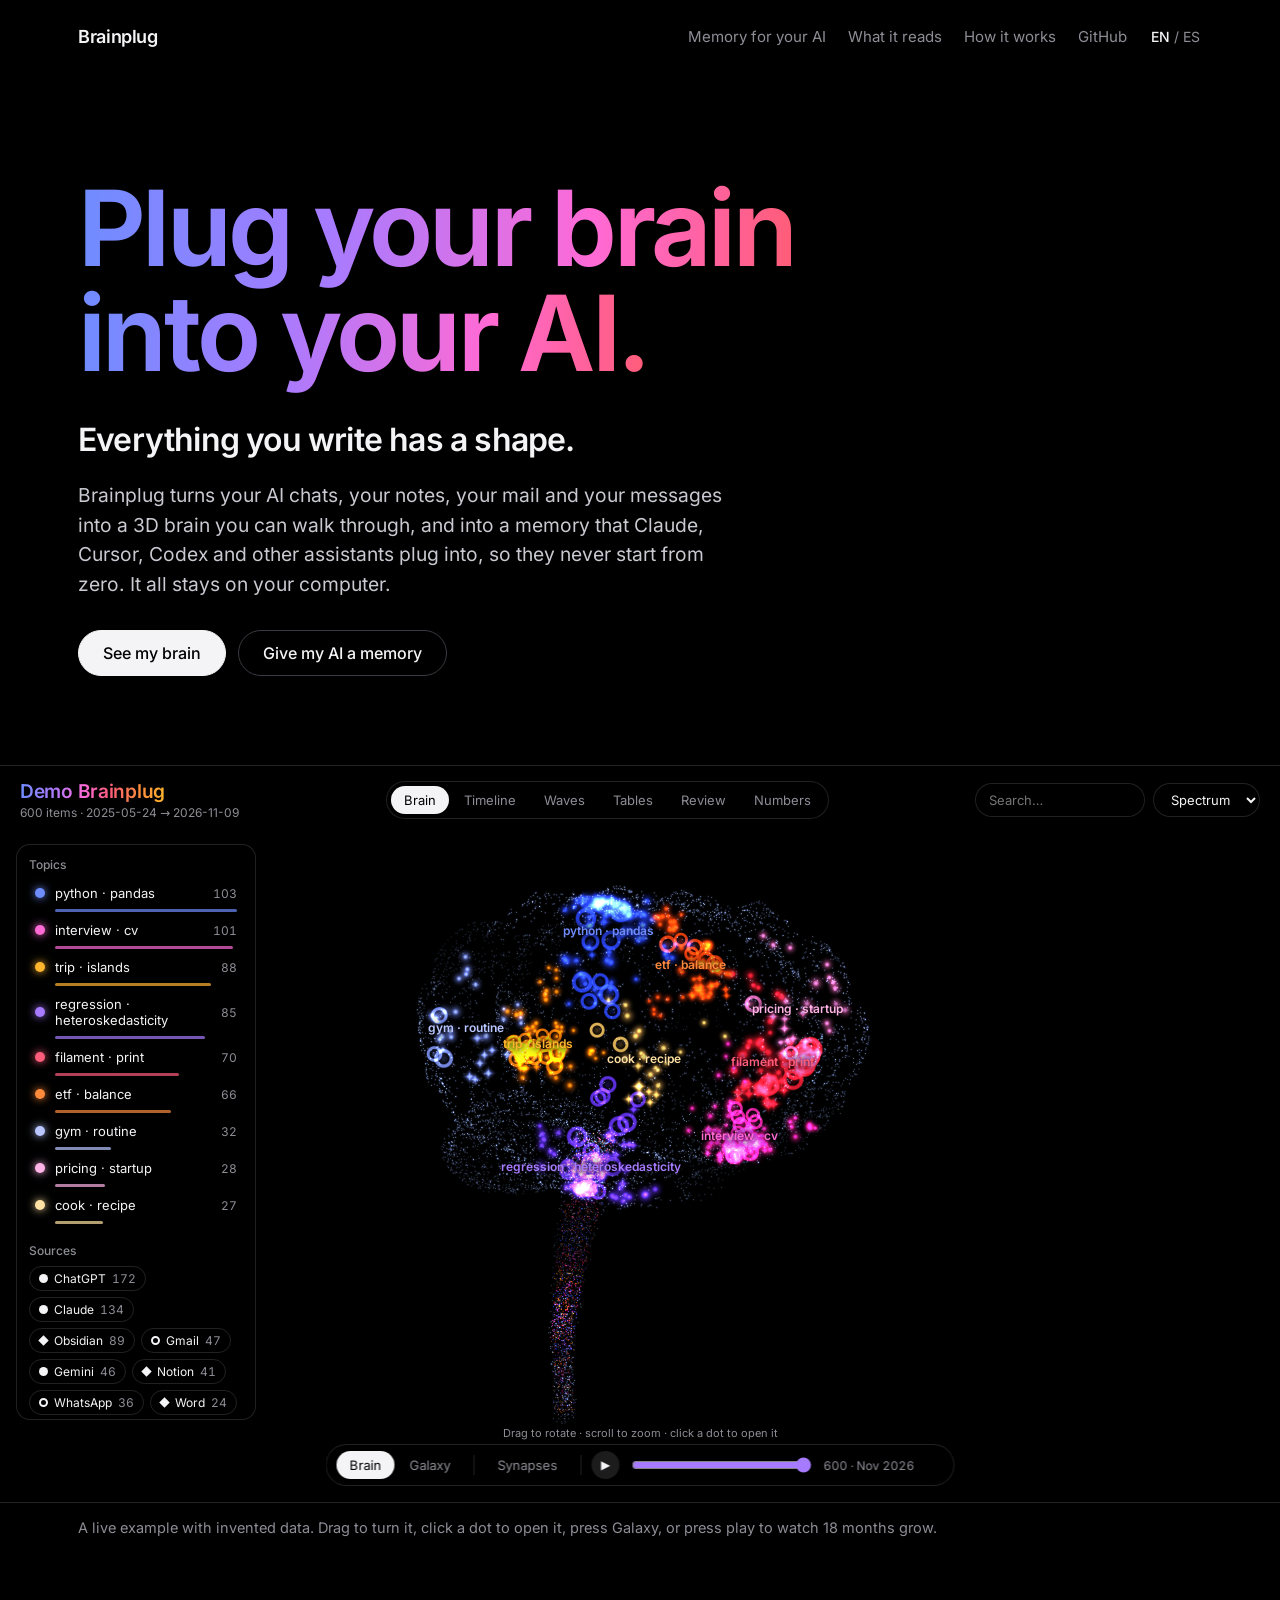
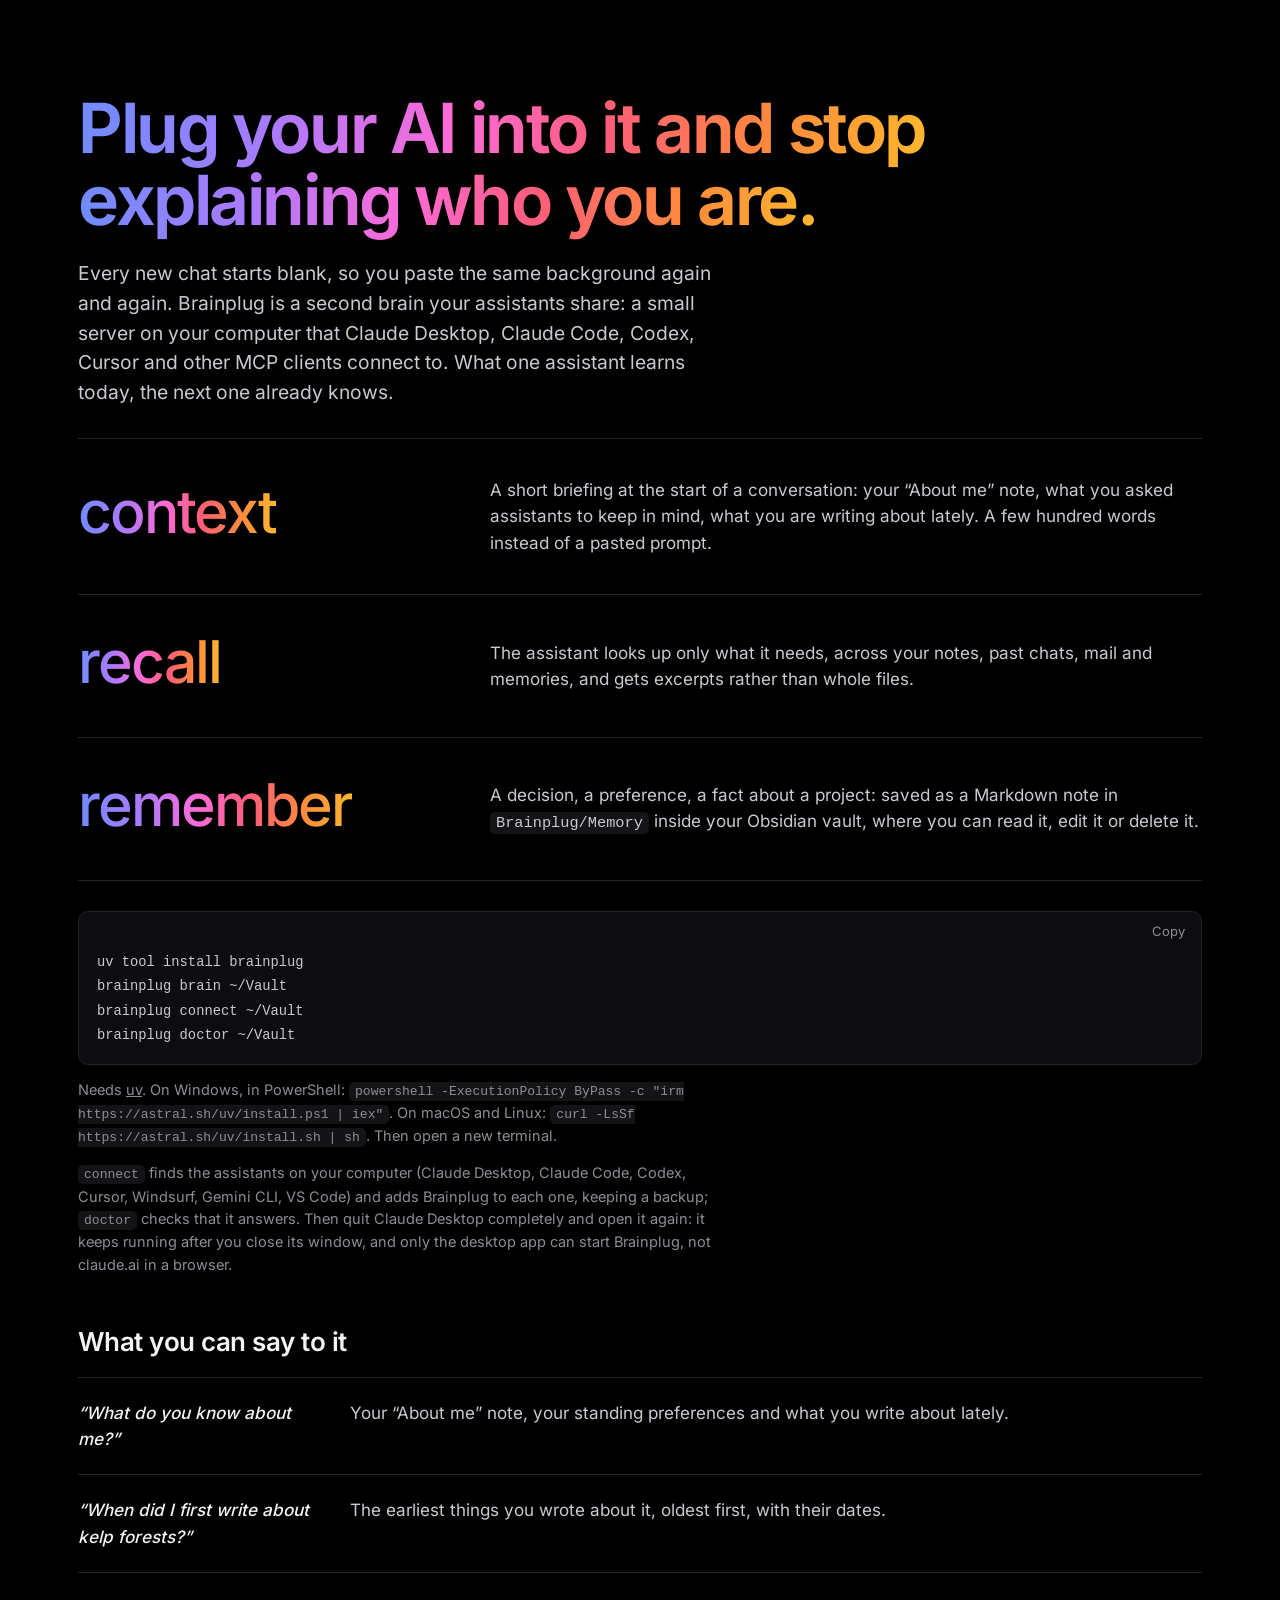
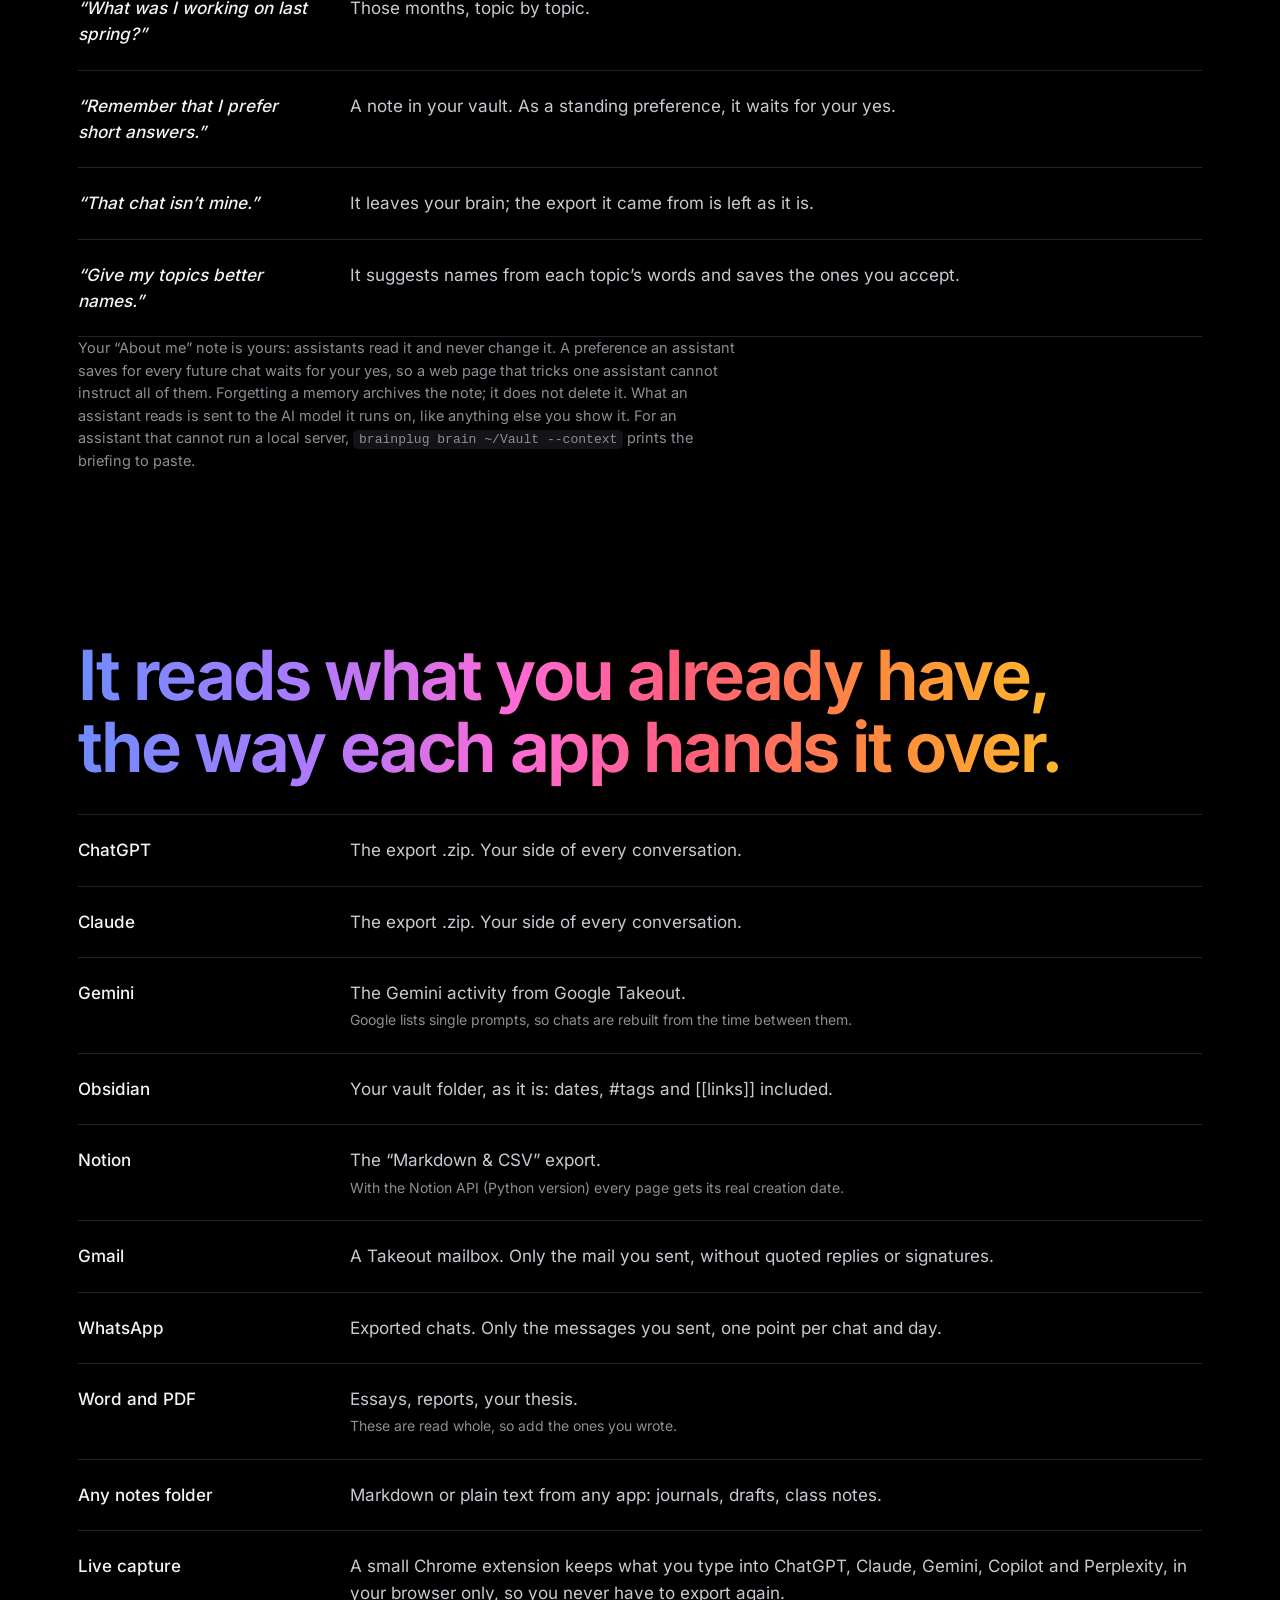
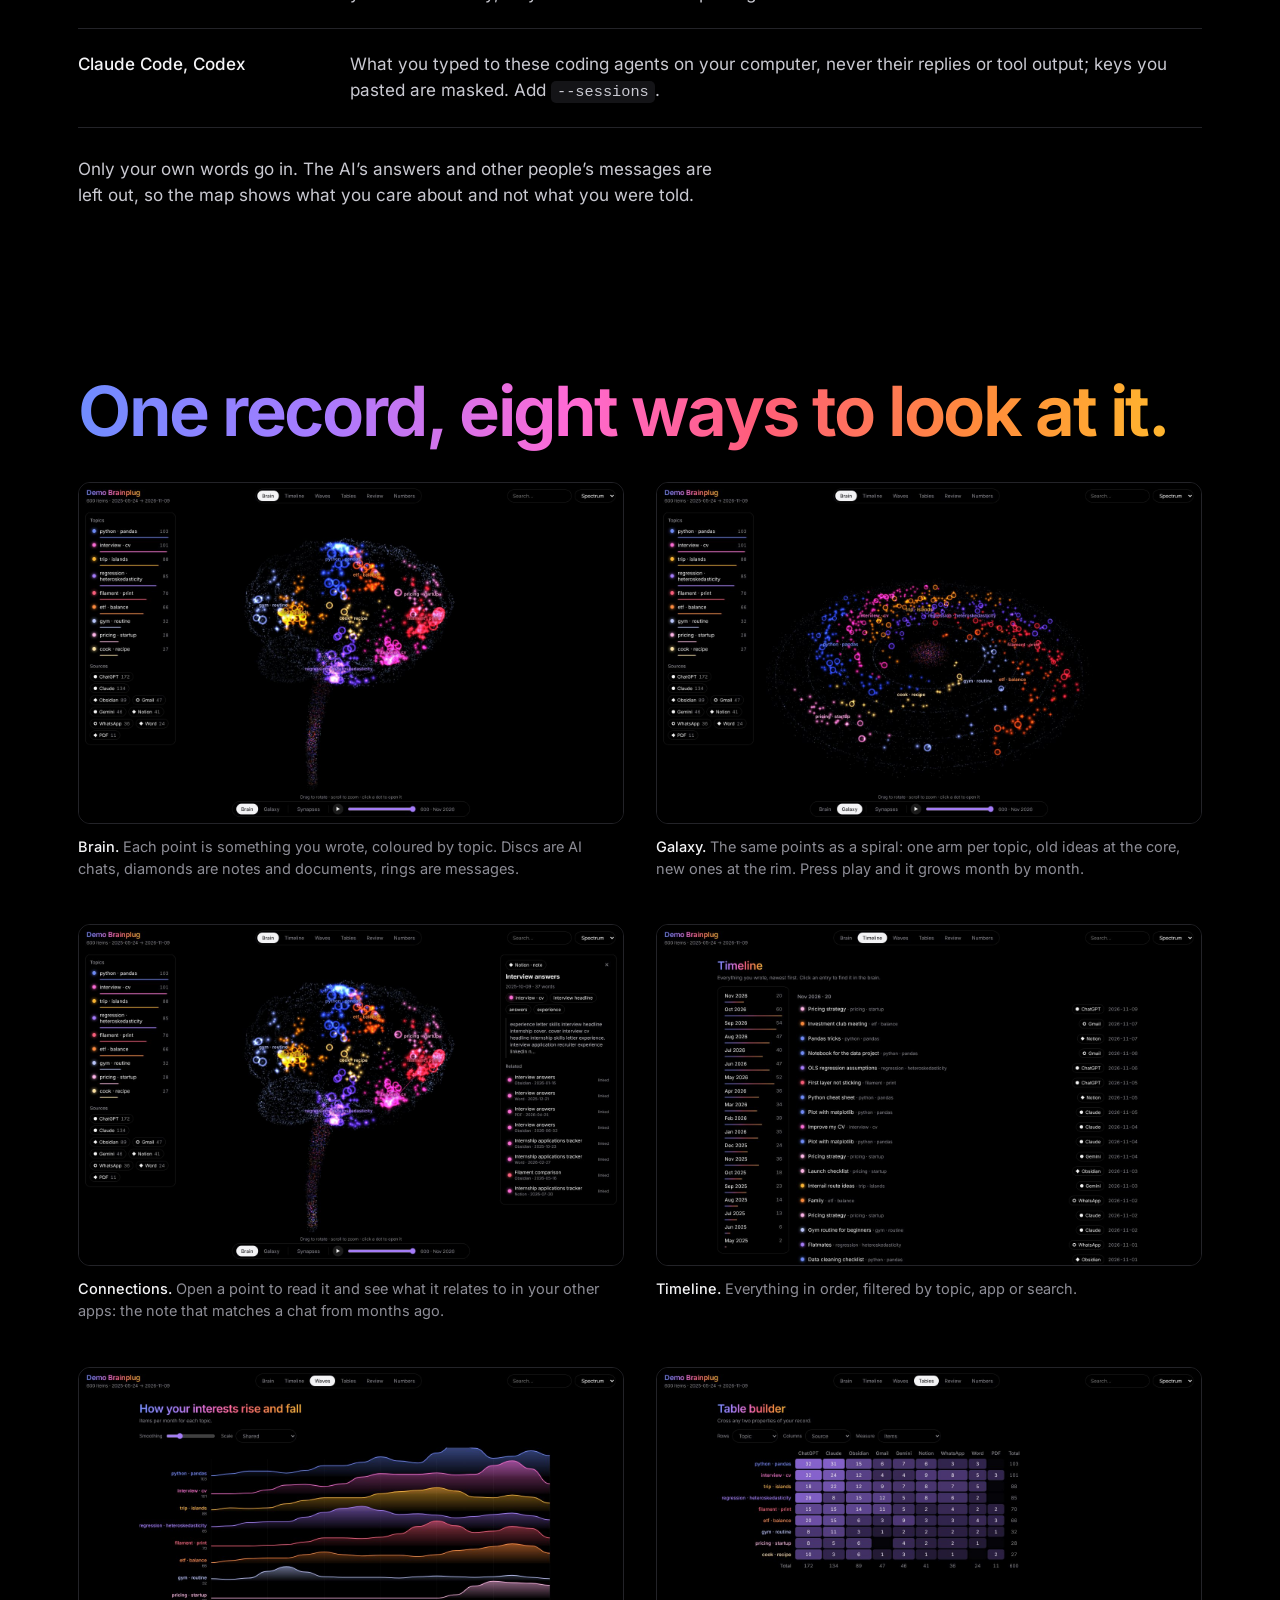
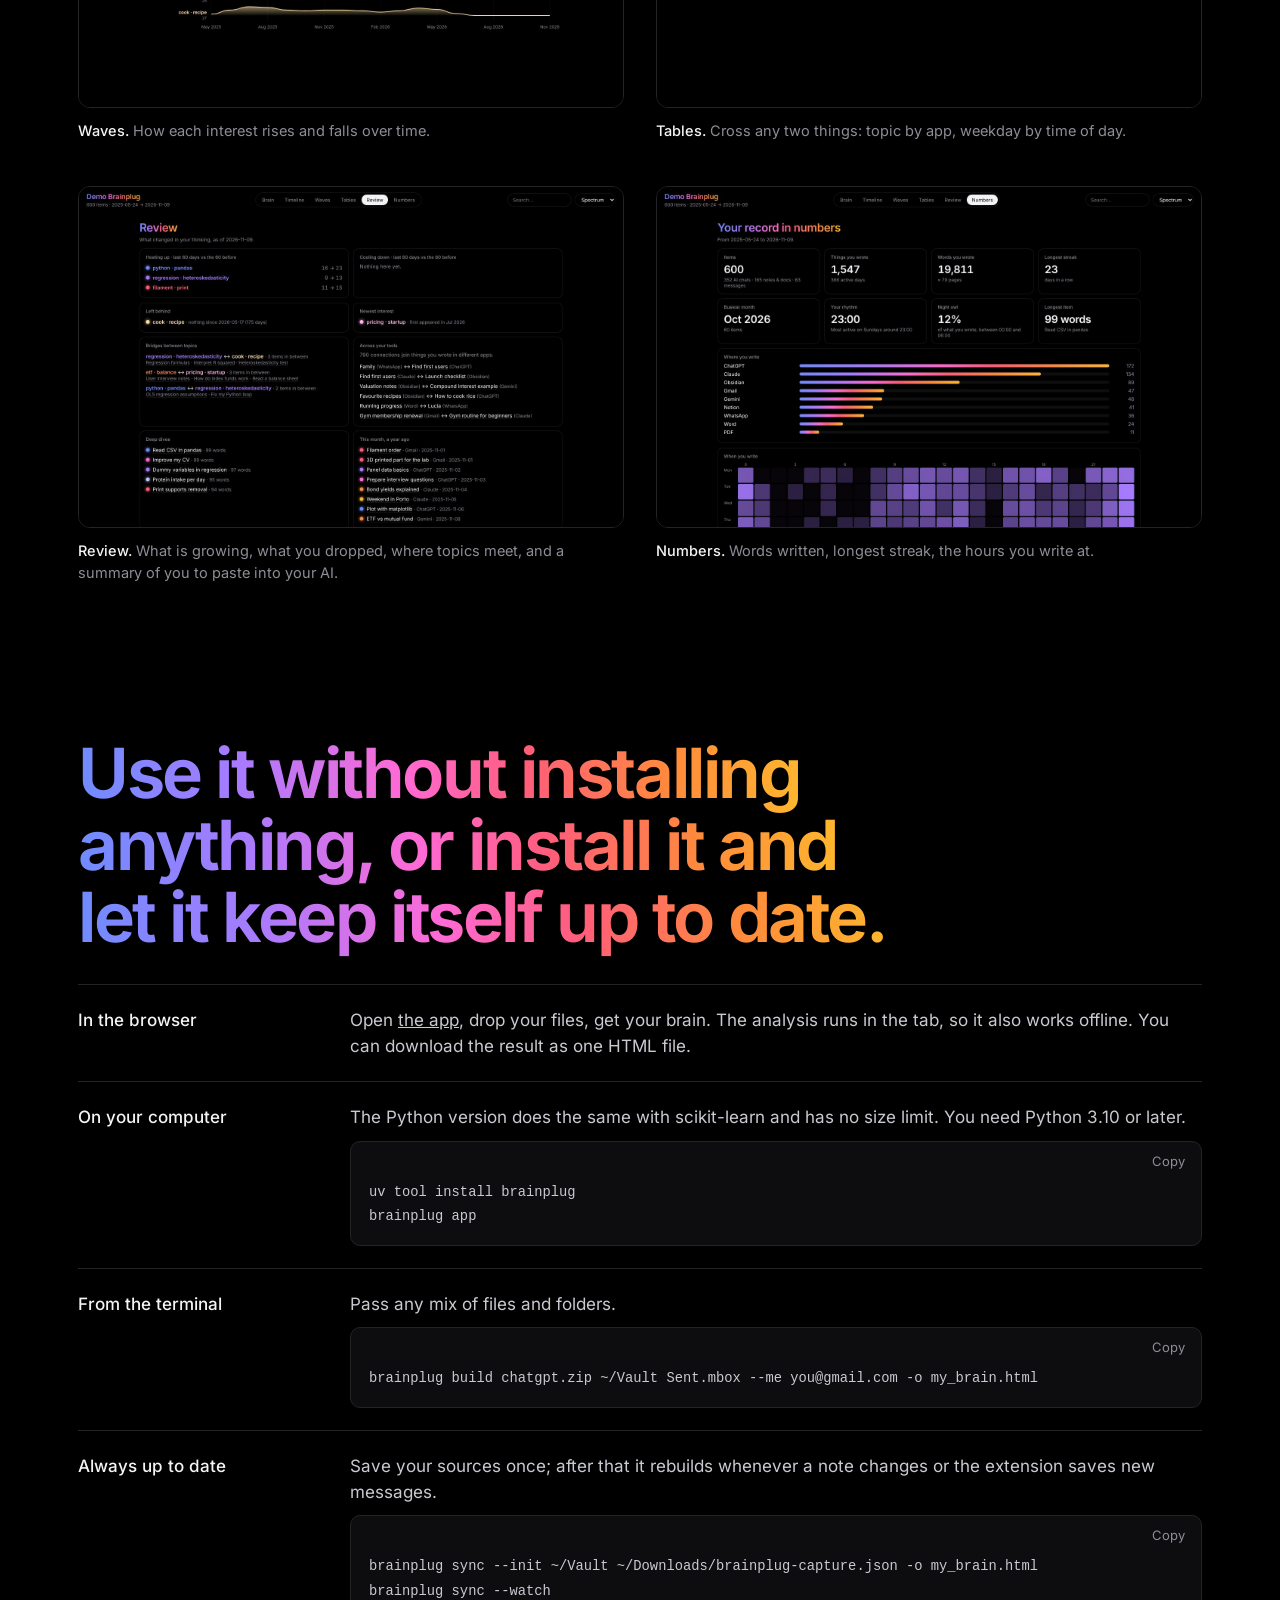
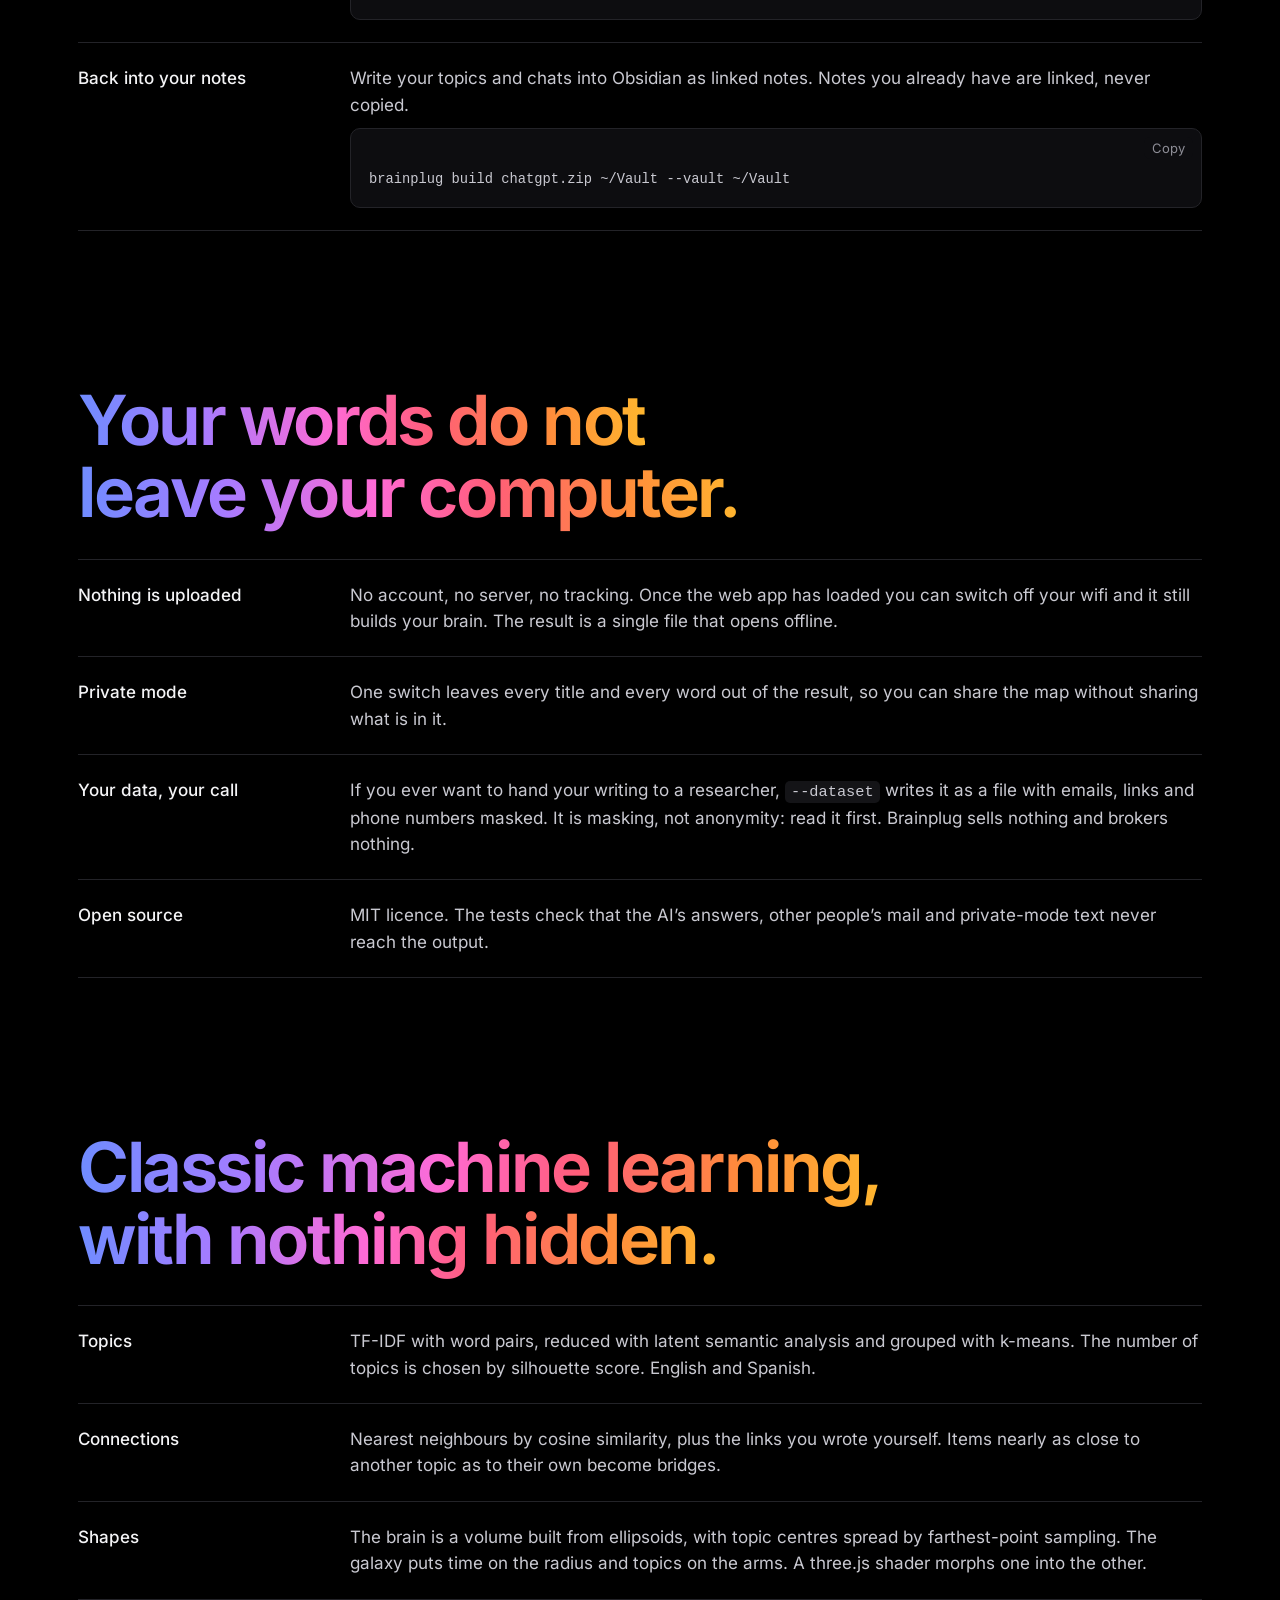
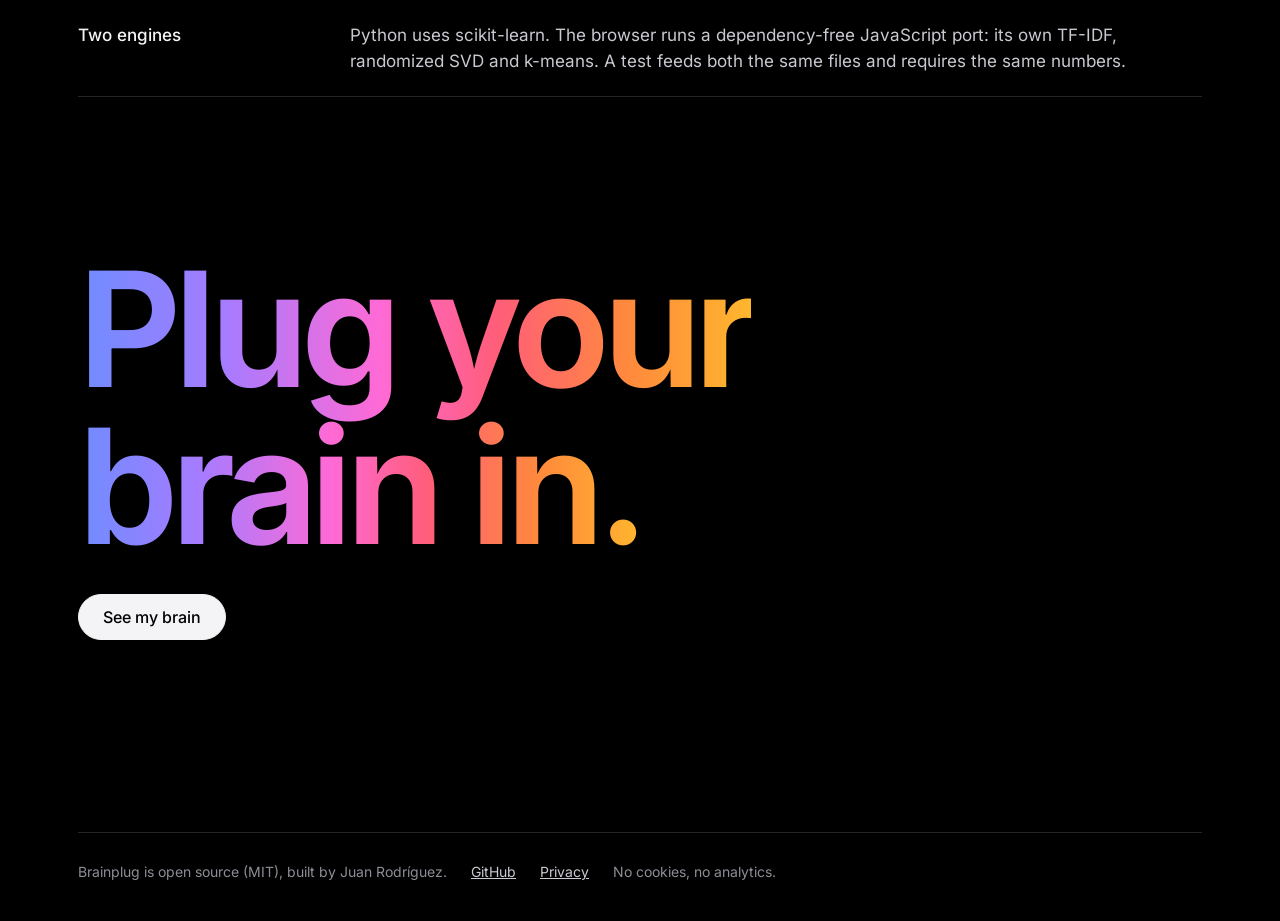
<file: docs/index.html>
<!DOCTYPE html>
<html lang="en">
<head>
<meta charset="utf-8">
<meta name="viewport" content="width=device-width, initial-scale=1">
<title>Brainplug — plug your brain into any AI</title>
<meta name="description" content="Brainplug turns your AI chats, notes, documents, mail and messages into a 3D brain you can explore. It runs in your browser and uploads nothing. Open source.">
<meta property="og:title" content="Brainplug — plug your brain into any AI">
<meta property="og:description" content="Your AI chats, notes, mail and messages as a 3D map of what you think about. Runs in your browser, uploads nothing.">
<meta property="og:image" content="https://brainplug.app/img/brain.jpg">
<meta property="og:url" content="https://brainplug.app/">
<link rel="canonical" href="https://brainplug.app/">
<meta property="og:type" content="website">
<meta name="twitter:card" content="summary_large_image">
<link rel="icon" href="data:image/svg+xml,%3Csvg xmlns='http://www.w3.org/2000/svg' viewBox='0 0 32 32'%3E%3Cdefs%3E%3ClinearGradient id='g' x1='0' x2='1'%3E%3Cstop stop-color='%236f8cff'/%3E%3Cstop offset='.5' stop-color='%23ff6ad5'/%3E%3Cstop offset='1' stop-color='%23ffb62e'/%3E%3C/linearGradient%3E%3C/defs%3E%3Crect width='32' height='32' rx='7' fill='%23000'/%3E%3Ccircle cx='16' cy='16' r='7' fill='url(%23g)'/%3E%3C/svg%3E">
<link rel="stylesheet" href="site.css">
<style>
  .hero { padding-top: clamp(30px, 6vw, 80px); }
  .hero .say { font-size: clamp(38px, 7vw, 88px); }
  .stage { margin-top: clamp(36px, 5vw, 64px); }
  .stage iframe { display: block; width: 100%; height: min(78vh, 760px); min-height: 460px; border: 1px solid var(--line); border-radius: 18px; background: #000; }
  .stage figcaption, .views figcaption { color: var(--mute); font-size: 14.5px; margin-top: 12px; }
  figure { margin: 0; }
  .after { margin-top: 30px; }
  .views { display: grid; grid-template-columns: repeat(2, 1fr); gap: 44px 32px; margin-top: 34px; }
  .views img { width: 100%; aspect-ratio: 16 / 10; object-fit: cover; object-position: top; border: 1px solid var(--line); border-radius: 12px; background: #000; }
  .views figcaption b { color: var(--ink); font-weight: 500; }
  .own { margin-top: 28px; max-width: var(--text); color: var(--soft); }
  pre { position: relative; }
  .copy { all: unset; position: absolute; top: 8px; right: 8px; cursor: pointer; color: var(--mute); font: 13px "Inter", sans-serif;
    background: #0d0d10; padding: 3px 8px; border-radius: 6px; }
  .copy:hover { color: var(--ink); }
  .rows .what pre { margin: 10px 0 0; }
  pre.has-copy { padding-top: 38px; }  /* the copy button never covers the code, also on phones */
  .saying { margin: 46px 0 0; font-weight: 600; font-size: clamp(20px, 2.2vw, 26px); letter-spacing: -0.02em; color: var(--ink); }
  .said { margin-top: 14px; }
  .said .name { font-style: italic; }
  @media (max-width: 720px) { .views { grid-template-columns: 1fr; gap: 32px; } .top a.opt { display: none; } }
  /* The launch look: bigger statements, a full-width live demo, the three tools as words, one closing line. */
  .hero { padding-top: clamp(40px, 8vw, 120px); }
  .hero .say { font-size: clamp(44px, 8.2vw, 112px); line-height: 1; }
  .hero .say > span { background-size: 160% 100%; animation: drift 14s ease-in-out infinite alternate; }
  @keyframes drift { from { background-position: 0% 50%; } to { background-position: 100% 50%; } }
  .sub { font-weight: 600; font-size: clamp(22px, 2.5vw, 34px); letter-spacing: -0.025em; line-height: 1.15; margin: clamp(22px, 3vw, 36px) 0 0; color: var(--ink); }
  .stage { margin-top: clamp(48px, 7vw, 96px); width: 100vw; margin-left: calc(50% - 50vw); }
  .stage iframe { height: min(82vh, 860px); border: 0; border-top: 1px solid var(--line); border-bottom: 1px solid var(--line); border-radius: 0; }
  .stage figcaption { max-width: var(--wide); margin: 14px auto 0; padding: 0 28px; }
  .tools > li { padding: clamp(22px, 3vw, 38px) 0; align-items: center; grid-template-columns: minmax(200px, 380px) 1fr; }
  .tool { font-weight: 650; font-size: clamp(32px, 4.6vw, 62px); letter-spacing: -0.035em; line-height: 1; }
  .tool > span { display: inline-block; background: var(--spectrum); -webkit-background-clip: text; background-clip: text; color: transparent; padding-bottom: 0.12em; }
  .close { padding-bottom: clamp(40px, 6vw, 80px); }
  .say.huge { font-size: clamp(56px, 12.5vw, 176px); line-height: 0.98; letter-spacing: -0.045em; }
  .rv { opacity: 0; transform: translateY(14px); transition: opacity 0.8s ease, transform 0.8s ease; }
  .rv.in { opacity: 1; transform: none; }
  @media (max-width: 720px) { .stage iframe { height: 72vh; } .stage figcaption { padding: 0 18px; } .tools > li { grid-template-columns: 1fr; gap: 10px; } }
  @media (prefers-reduced-motion: reduce) { .hero .say > span { animation: none; background-size: 100% 100%; } }
</style>
</head>
<body>
<div class="wrap">
  <header class="top">
    <a class="mark" href="./">Brainplug</a>
    <a class="opt" href="#memory" data-i="navMemory"></a>
    <a class="opt" href="#reads" data-i="navReads"></a>
    <a class="opt" href="#how" data-i="navHow"></a>
    <a href="https://github.com/juanmariarodriguez2-png/brainplug">GitHub</a>
    <button class="lang" id="lang" type="button"></button>
  </header>

  <main>
    <div class="hero">
      <h1 class="say" data-i="heroSay"></h1>
      <p class="sub" data-i="heroSub"></p>
      <p class="lead" data-i="heroLead"></p>
      <div class="actions">
        <a class="btn" href="app/" id="make" data-i="make"></a>
        <a class="btn ghost" href="#memory" id="mem" data-i="mem"></a>
      </div>
      <figure class="stage">
        <iframe src="demo.html" title="Brainplug demo" loading="lazy"></iframe>
        <figcaption data-i="demoCap"></figcaption>
      </figure>
    </div>

    <section id="memory">
      <h2 class="say" data-i="agSay"></h2>
      <p class="lead" data-i="agLead"></p>
      <ul class="rows after tools">
        <li><span class="name tool"><span>context</span></span><span class="what" data-i="agContext"></span></li>
        <li><span class="name tool"><span>recall</span></span><span class="what" data-i="agRecall"></span></li>
        <li><span class="name tool"><span>remember</span></span><span class="what" data-i="agRemember"></span></li>
      </ul>
      <pre class="after"><code>uv tool install brainplug
brainplug brain ~/Vault
brainplug connect ~/Vault
brainplug doctor ~/Vault</code></pre>
      <p class="note" data-i="agUv" style="max-width:660px"></p>
      <p class="note" data-i="agCfg" style="max-width:660px"></p>
      <p class="saying" data-i="sayT"></p>
      <ul class="rows said">
        <li><span class="name" data-i="s1"></span><span class="what" data-i="s1w"></span></li>
        <li><span class="name" data-i="s2"></span><span class="what" data-i="s2w"></span></li>
        <li><span class="name" data-i="s3"></span><span class="what" data-i="s3w"></span></li>
        <li><span class="name" data-i="s4"></span><span class="what" data-i="s4w"></span></li>
        <li><span class="name" data-i="s5"></span><span class="what" data-i="s5w"></span></li>
        <li><span class="name" data-i="s6"></span><span class="what" data-i="s6w"></span></li>
      </ul>
      <p class="note" data-i="agNote" style="max-width:660px"></p>
    </section>

    <section id="reads">
      <h2 class="say" data-i="readsSay"></h2>
      <ul class="rows after">
        <li><span class="name">ChatGPT</span><span class="what" data-i="rChatgpt"></span></li>
        <li><span class="name">Claude</span><span class="what" data-i="rClaude"></span></li>
        <li><span class="name">Gemini</span><span class="what" data-i="rGemini"></span></li>
        <li><span class="name">Obsidian</span><span class="what" data-i="rObsidian"></span></li>
        <li><span class="name">Notion</span><span class="what" data-i="rNotion"></span></li>
        <li><span class="name">Gmail</span><span class="what" data-i="rGmail"></span></li>
        <li><span class="name">WhatsApp</span><span class="what" data-i="rWhatsapp"></span></li>
        <li><span class="name" data-i="rDocsT"></span><span class="what" data-i="rDocs"></span></li>
        <li><span class="name" data-i="rFolderT"></span><span class="what" data-i="rFolder"></span></li>
        <li><span class="name" data-i="rLiveT"></span><span class="what" data-i="rLive"></span></li>
        <li><span class="name">Claude Code, Codex</span><span class="what" data-i="rSessions"></span></li>
      </ul>
      <p class="own" data-i="own"></p>
    </section>

    <section id="views">
      <h2 class="say" data-i="viewsSay"></h2>
      <div class="views">
        <figure><img src="img/brain.jpg" alt="" loading="lazy"><figcaption data-i="vBrain"></figcaption></figure>
        <figure><img src="img/galaxy.jpg" alt="" loading="lazy"><figcaption data-i="vGalaxy"></figcaption></figure>
        <figure><img src="img/detail.jpg" alt="" loading="lazy"><figcaption data-i="vLinks"></figcaption></figure>
        <figure><img src="img/timeline.jpg" alt="" loading="lazy"><figcaption data-i="vTime"></figcaption></figure>
        <figure><img src="img/waves.jpg" alt="" loading="lazy"><figcaption data-i="vWaves"></figcaption></figure>
        <figure><img src="img/tables.jpg" alt="" loading="lazy"><figcaption data-i="vTables"></figcaption></figure>
        <figure><img src="img/review.jpg" alt="" loading="lazy"><figcaption data-i="vReview"></figcaption></figure>
        <figure><img src="img/numbers.jpg" alt="" loading="lazy"><figcaption data-i="vNumbers"></figcaption></figure>
      </div>
    </section>

    <section id="use">
      <h2 class="say" data-i="useSay"></h2>
      <ul class="rows after">
        <li><span class="name" data-i="uWebT"></span><span class="what" data-i="uWeb"></span></li>
        <li><span class="name" data-i="uPyT"></span><span class="what"><span data-i="uPy"></span>
<pre><code>uv tool install brainplug
brainplug app</code></pre></span></li>
        <li><span class="name" data-i="uCliT"></span><span class="what"><span data-i="uCli"></span>
<pre><code>brainplug build chatgpt.zip ~/Vault Sent.mbox --me you@gmail.com -o my_brain.html</code></pre></span></li>
        <li><span class="name" data-i="uLiveT"></span><span class="what"><span data-i="uLive"></span>
<pre><code>brainplug sync --init ~/Vault ~/Downloads/brainplug-capture.json -o my_brain.html
brainplug sync --watch</code></pre></span></li>
        <li><span class="name" data-i="uBackT"></span><span class="what"><span data-i="uBack"></span>
<pre><code>brainplug build chatgpt.zip ~/Vault --vault ~/Vault</code></pre></span></li>
      </ul>
    </section>

    <section id="privacy">
      <h2 class="say" data-i="prSay"></h2>
      <ul class="rows after">
        <li><span class="name" data-i="p1T"></span><span class="what" data-i="p1"></span></li>
        <li><span class="name" data-i="p2T"></span><span class="what" data-i="p2"></span></li>
        <li><span class="name" data-i="p3T"></span><span class="what" data-i="p3"></span></li>
        <li><span class="name" data-i="p4T"></span><span class="what" data-i="p4"></span></li>
      </ul>
    </section>

    <section id="how">
      <h2 class="say" data-i="howSay"></h2>
      <ul class="rows after">
        <li><span class="name" data-i="h1T"></span><span class="what" data-i="h1"></span></li>
        <li><span class="name" data-i="h2T"></span><span class="what" data-i="h2"></span></li>
        <li><span class="name" data-i="h3T"></span><span class="what" data-i="h3"></span></li>
        <li><span class="name" data-i="h4T"></span><span class="what" data-i="h4"></span></li>
      </ul>
    </section>

    <section class="close">
      <p class="say huge" data-i="closeSay"></p>
      <div class="actions"><a class="btn" href="app/" data-i="make"></a></div>
    </section>
  </main>

  <footer class="end">
    <span data-i="foot1"></span>
    <a href="https://github.com/juanmariarodriguez2-png/brainplug">GitHub</a>
    <a href="privacy.html" data-i="privacy"></a>
    <span data-i="foot2"></span>
  </footer>
</div>

<script>
const TXT = {
  en: {
    lang: '<b>EN</b> / ES', navMemory: 'Memory for your AI', navReads: 'What it reads', navHow: 'How it works', copy: 'Copy', copied: 'Copied',
    title: 'Brainplug — plug your brain into any AI',
    heroSay: 'Plug your brain into your AI.',
    heroSub: 'Everything you write has a shape.', closeSay: 'Plug your brain in.',
    heroLead: 'Brainplug turns your AI chats, your notes, your mail and your messages into a 3D brain you can walk through, and into a memory that Claude, Cursor, Codex and other assistants plug into, so they never start from zero. It all stays on your computer.',
    make: 'See my brain', mem: 'Give my AI a memory', code: 'Read the code',
    demoCap: 'A live example with invented data. Drag to turn it, click a dot to open it, press Galaxy, or press play to watch 18 months grow.',
    readsSay: 'It reads what you already have, the way each app hands it over.',
    rChatgpt: 'The export .zip. Your side of every conversation.',
    rClaude: 'The export .zip. Your side of every conversation.',
    rGemini: 'The Gemini activity from Google Takeout. <small>Google lists single prompts, so chats are rebuilt from the time between them.</small>',
    rObsidian: 'Your vault folder, as it is: dates, #tags and [[links]] included.',
    rNotion: 'The “Markdown &amp; CSV” export. <small>With the Notion API (Python version) every page gets its real creation date.</small>',
    rGmail: 'A Takeout mailbox. Only the mail you sent, without quoted replies or signatures.',
    rWhatsapp: 'Exported chats. Only the messages you sent, one point per chat and day.',
    rDocsT: 'Word and PDF', rDocs: 'Essays, reports, your thesis. <small>These are read whole, so add the ones you wrote.</small>',
    rFolderT: 'Any notes folder', rFolder: 'Markdown or plain text from any app: journals, drafts, class notes.',
    rLiveT: 'Live capture', rLive: 'A small Chrome extension keeps what you type into ChatGPT, Claude, Gemini, Copilot and Perplexity, in your browser only, so you never have to export again.',
    own: 'Only your own words go in. The AI’s answers and other people’s messages are left out, so the map shows what you care about and not what you were told.',
    viewsSay: 'One record, eight ways to look at it.',
    vBrain: '<b>Brain.</b> Each point is something you wrote, coloured by topic. Discs are AI chats, diamonds are notes and documents, rings are messages.',
    vGalaxy: '<b>Galaxy.</b> The same points as a spiral: one arm per topic, old ideas at the core, new ones at the rim. Press play and it grows month by month.',
    vLinks: '<b>Connections.</b> Open a point to read it and see what it relates to in your other apps: the note that matches a chat from months ago.',
    vTime: '<b>Timeline.</b> Everything in order, filtered by topic, app or search.',
    vWaves: '<b>Waves.</b> How each interest rises and falls over time.',
    vTables: '<b>Tables.</b> Cross any two things: topic by app, weekday by time of day.',
    vReview: '<b>Review.</b> What is growing, what you dropped, where topics meet, and a summary of you to paste into your AI.',
    vNumbers: '<b>Numbers.</b> Words written, longest streak, the hours you write at.',
    useSay: 'Use it without installing anything, or install it and let it keep itself up to date.',
    uWebT: 'In the browser', uWeb: 'Open <a href="app/">the app</a>, drop your files, get your brain. The analysis runs in the tab, so it also works offline. You can download the result as one HTML file.',
    uPyT: 'On your computer', uPy: 'The Python version does the same with scikit-learn and has no size limit. You need Python 3.10 or later.',
    uCliT: 'From the terminal', uCli: 'Pass any mix of files and folders.',
    uLiveT: 'Always up to date', uLive: 'Save your sources once; after that it rebuilds whenever a note changes or the extension saves new messages.',
    uBackT: 'Back into your notes', uBack: 'Write your topics and chats into Obsidian as linked notes. Notes you already have are linked, never copied.',
    agSay: 'Plug your AI into it and stop explaining who you are.',
    agLead: 'Every new chat starts blank, so you paste the same background again and again. Brainplug is a second brain your assistants share: a small server on your computer that Claude Desktop, Claude Code, Codex, Cursor and other MCP clients connect to. What one assistant learns today, the next one already knows.',
    agContext: 'A short briefing at the start of a conversation: your “About me” note, what you asked assistants to keep in mind, what you are writing about lately. A few hundred words instead of a pasted prompt.',
    agRecall: 'The assistant looks up only what it needs, across your notes, past chats, mail and memories, and gets excerpts rather than whole files.',
    agRemember: 'A decision, a preference, a fact about a project: saved as a Markdown note in <code>Brainplug/Memory</code> inside your Obsidian vault, where you can read it, edit it or delete it.',
    agCfg: '<code>connect</code> finds the assistants on your computer (Claude Desktop, Claude Code, Codex, Cursor, Windsurf, Gemini CLI, VS Code) and adds Brainplug to each one, keeping a backup; <code>doctor</code> checks that it answers. Then quit Claude Desktop completely and open it again: it keeps running after you close its window, and only the desktop app can start Brainplug, not claude.ai in a browser.',
    agUv: 'Needs <a href="https://docs.astral.sh/uv/">uv</a>. On Windows, in PowerShell: <code>powershell -ExecutionPolicy ByPass -c "irm https://astral.sh/uv/install.ps1 | iex"</code>. On macOS and Linux: <code>curl -LsSf https://astral.sh/uv/install.sh | sh</code>. Then open a new terminal.',
    agNote: 'Your “About me” note is yours: assistants read it and never change it. A preference an assistant saves for every future chat waits for your yes, so a web page that tricks one assistant cannot instruct all of them. Forgetting a memory archives the note; it does not delete it. What an assistant reads is sent to the AI model it runs on, like anything else you show it. For an assistant that cannot run a local server, <code>brainplug brain ~/Vault --context</code> prints the briefing to paste.',
    sayT: 'What you can say to it', s1: '“What do you know about me?”', s1w: 'Your “About me” note, your standing preferences and what you write about lately.', s2: '“When did I first write about kelp forests?”', s2w: 'The earliest things you wrote about it, oldest first, with their dates.', s3: '“What was I working on last spring?”', s3w: 'Those months, topic by topic.', s4: '“Remember that I prefer short answers.”', s4w: 'A note in your vault. As a standing preference, it waits for your yes.', s5: '“That chat isn’t mine.”', s5w: 'It leaves your brain; the export it came from is left as it is.', s6: '“Give my topics better names.”', s6w: 'It suggests names from each topic’s words and saves the ones you accept.', rSessions: 'What you typed to these coding agents on your computer, never their replies or tool output; keys you pasted are masked. Add <code>--sessions</code>.', privacy: 'Privacy',
    prSay: 'Your words do not leave your computer.',
    p1T: 'Nothing is uploaded', p1: 'No account, no server, no tracking. Once the web app has loaded you can switch off your wifi and it still builds your brain. The result is a single file that opens offline.',
    p2T: 'Private mode', p2: 'One switch leaves every title and every word out of the result, so you can share the map without sharing what is in it.',
    p3T: 'Your data, your call', p3: 'If you ever want to hand your writing to a researcher, <code>--dataset</code> writes it as a file with emails, links and phone numbers masked. It is masking, not anonymity: read it first. Brainplug sells nothing and brokers nothing.',
    p4T: 'Open source', p4: 'MIT licence. The tests check that the AI’s answers, other people’s mail and private-mode text never reach the output.',
    howSay: 'Classic machine learning, with nothing hidden.',
    h1T: 'Topics', h1: 'TF-IDF with word pairs, reduced with latent semantic analysis and grouped with k-means. The number of topics is chosen by silhouette score. English and Spanish.',
    h2T: 'Connections', h2: 'Nearest neighbours by cosine similarity, plus the links you wrote yourself. Items nearly as close to another topic as to their own become bridges.',
    h3T: 'Shapes', h3: 'The brain is a volume built from ellipsoids, with topic centres spread by farthest-point sampling. The galaxy puts time on the radius and topics on the arms. A three.js shader morphs one into the other.',
    h4T: 'Two engines', h4: 'Python uses scikit-learn. The browser runs a dependency-free JavaScript port: its own TF-IDF, randomized SVD and k-means. A test feeds both the same files and requires the same numbers.',
    foot1: 'Brainplug is open source (MIT), built by Juan Rodríguez.', foot2: 'No cookies, no analytics.',
  },
  es: {
    lang: 'EN / <b>ES</b>', navMemory: 'Memoria para tu IA', navReads: 'Qué lee', navHow: 'Cómo funciona', copy: 'Copiar', copied: 'Copiado',
    title: 'Brainplug — enchufa tu cerebro a cualquier IA',
    heroSay: 'Enchufa tu cerebro a tu IA.',
    heroSub: 'Todo lo que escribes tiene una forma.', closeSay: 'Enchufa tu cerebro.',
    heroLead: 'Brainplug convierte tus chats con IA, tus notas, tus correos y tus mensajes en un cerebro 3D que puedes recorrer, y en una memoria a la que se conectan Claude, Cursor, Codex y otros asistentes para no empezar nunca de cero. Todo se queda en tu ordenador.',
    make: 'Ver mi cerebro', mem: 'Dar memoria a mi IA', code: 'Leer el código',
    demoCap: 'Un ejemplo en vivo con datos inventados. Arrastra para girarlo, pulsa un punto para abrirlo, prueba Galaxia o dale a reproducir para ver crecer 18 meses.',
    readsSay: 'Lee lo que ya tienes, tal como te lo da cada app.',
    rChatgpt: 'El .zip de exportación. Tu parte de cada conversación.',
    rClaude: 'El .zip de exportación. Tu parte de cada conversación.',
    rGemini: 'La actividad de Gemini de Google Takeout. <small>Google guarda cada pregunta suelta, así que los chats se reconstruyen por el tiempo entre ellas.</small>',
    rObsidian: 'La carpeta de tu bóveda, tal cual: con fechas, #etiquetas y [[enlaces]].',
    rNotion: 'La exportación «Markdown y CSV». <small>Con la API de Notion (versión en Python) cada página sale con su fecha real de creación.</small>',
    rGmail: 'Un buzón de Takeout. Solo el correo que enviaste, sin respuestas citadas ni firmas.',
    rWhatsapp: 'Chats exportados. Solo los mensajes que enviaste tú, un punto por chat y día.',
    rDocsT: 'Word y PDF', rDocs: 'Trabajos, informes, tu TFG. <small>Estos se leen enteros, así que añade los que hayas escrito tú.</small>',
    rFolderT: 'Cualquier carpeta de notas', rFolder: 'Markdown o texto de cualquier app: diarios, borradores, apuntes.',
    rLiveT: 'Captura en vivo', rLive: 'Una pequeña extensión de Chrome guarda lo que escribes en ChatGPT, Claude, Gemini, Copilot y Perplexity, solo en tu navegador, para que no tengas que exportar nunca más.',
    own: 'Solo entran tus propias palabras. Las respuestas de la IA y los mensajes de otras personas se quedan fuera, así que el mapa enseña lo que te importa a ti y no lo que te contaron.',
    viewsSay: 'Un mismo registro, mirado de ocho maneras.',
    vBrain: '<b>Cerebro.</b> Cada punto es algo que escribiste, coloreado por tema. Los discos son chats con IA, los rombos notas y documentos, los anillos mensajes.',
    vGalaxy: '<b>Galaxia.</b> Los mismos puntos en espiral: un brazo por tema, las ideas antiguas en el núcleo y las nuevas en el borde. Dale a reproducir y crece mes a mes.',
    vLinks: '<b>Conexiones.</b> Abre un punto para leerlo y ver con qué se relaciona en tus otras apps: la nota que encaja con un chat de hace meses.',
    vTime: '<b>Cronología.</b> Todo en orden, filtrado por tema, app o búsqueda.',
    vWaves: '<b>Olas.</b> Cómo sube y baja cada interés con el tiempo.',
    vTables: '<b>Tablas.</b> Cruza dos cosas cualesquiera: tema por app, día de la semana por momento del día.',
    vReview: '<b>Repaso.</b> Qué crece, qué has dejado, dónde se tocan los temas y un resumen de ti para pegar en tu IA.',
    vNumbers: '<b>Números.</b> Palabras escritas, tu racha más larga, las horas a las que escribes.',
    useSay: 'Úsalo sin instalar nada, o instálalo y deja que se ponga al día solo.',
    uWebT: 'En el navegador', uWeb: 'Abre <a href="app/">la app</a>, suelta tus archivos y sale tu cerebro. El análisis se hace en la pestaña, así que también funciona sin conexión. Puedes descargar el resultado como un único HTML.',
    uPyT: 'En tu ordenador', uPy: 'La versión en Python hace lo mismo con scikit-learn y no tiene límite de tamaño. Necesitas Python 3.10 o posterior.',
    uCliT: 'Desde la terminal', uCli: 'Pasa cualquier mezcla de archivos y carpetas.',
    uLiveT: 'Siempre al día', uLive: 'Guarda tus fuentes una vez; a partir de ahí se rehace cada vez que cambia una nota o la extensión guarda mensajes nuevos.',
    uBackT: 'De vuelta a tus notas', uBack: 'Escribe tus temas y chats en Obsidian como notas enlazadas. Las notas que ya tienes se enlazan, nunca se copian.',
    agSay: 'Conéctale tu IA y deja de explicarle quién eres.',
    agLead: 'Cada chat nuevo empieza en blanco, así que pegas el mismo contexto una y otra vez. Brainplug es un segundo cerebro que comparten tus asistentes: un pequeño servidor en tu ordenador al que se conectan Claude Desktop, Claude Code, Codex, Cursor y otros clientes MCP. Lo que un asistente aprende hoy, el siguiente ya lo sabe.',
    agContext: 'Un resumen corto al empezar la conversación: tu nota «Sobre mí», lo que has pedido a los asistentes que tengan presente y de qué escribes últimamente. Unos cientos de palabras en lugar de un prompt pegado.',
    agRecall: 'El asistente busca solo lo que necesita entre tus notas, chats antiguos, correos y recuerdos, y recibe fragmentos en vez de archivos enteros.',
    agRemember: 'Una decisión, una preferencia, un dato de un proyecto: se guarda como nota Markdown en <code>Brainplug/Memory</code>, dentro de tu bóveda de Obsidian, donde puedes leerla, editarla o borrarla.',
    agCfg: '<code>connect</code> encuentra los asistentes de tu ordenador (Claude Desktop, Claude Code, Codex, Cursor, Windsurf, Gemini CLI, VS Code) y añade Brainplug a cada uno, guardando una copia; <code>doctor</code> comprueba que responde. Después cierra Claude Desktop del todo y vuelve a abrirlo: sigue funcionando aunque cierres la ventana, y solo la aplicación de escritorio puede arrancar Brainplug, no claude.ai en el navegador.',
    agUv: 'Necesitas <a href="https://docs.astral.sh/uv/">uv</a>. En Windows, en PowerShell: <code>powershell -ExecutionPolicy ByPass -c "irm https://astral.sh/uv/install.ps1 | iex"</code>. En macOS y Linux: <code>curl -LsSf https://astral.sh/uv/install.sh | sh</code>. Después abre una terminal nueva.',
    agNote: 'Tu nota «Sobre mí» es tuya: los asistentes la leen y nunca la cambian. Una preferencia que un asistente guarda para todos los chats futuros espera tu visto bueno, así que una web que engañe a un asistente no puede dar instrucciones a todos. Olvidar un recuerdo archiva la nota; no la borra. Lo que un asistente lee se envía al modelo de IA con el que funciona, igual que cualquier otra cosa que le enseñes. Para un asistente que no puede usar un servidor local, <code>brainplug brain ~/Vault --context</code> imprime el resumen para pegarlo.',
    sayT: 'Qué puedes decirle', s1: '«¿Qué sabes de mí?»', s1w: 'Tu nota «Sobre mí», tus preferencias permanentes y de qué escribes últimamente.', s2: '«¿Cuándo escribí por primera vez sobre los bosques de algas?»', s2w: 'Lo primero que escribiste sobre ello, de lo más antiguo a lo más reciente, con fechas.', s3: '«¿En qué estaba trabajando la primavera pasada?»', s3w: 'Esos meses, tema a tema.', s4: '«Recuerda que prefiero respuestas cortas.»', s4w: 'Una nota en tu bóveda. Como preferencia permanente, espera tu visto bueno.', s5: '«Ese chat no es mío.»', s5w: 'Sale de tu cerebro; la exportación de la que vino no cambia.', s6: '«Pon mejores nombres a mis temas.»', s6w: 'Propone nombres a partir de las palabras de cada tema y guarda los que aceptes.', rSessions: 'Lo que escribiste a estos agentes de programación en tu ordenador, nunca sus respuestas ni la salida de sus herramientas; las claves que pegaste se ocultan. Añade <code>--sessions</code>.', privacy: 'Privacidad',
    prSay: 'Tus palabras no salen de tu ordenador.',
    p1T: 'No se sube nada', p1: 'Sin cuenta, sin servidor, sin rastreo. Una vez cargada la app web, puedes desconectar el wifi y sigue construyendo tu cerebro. El resultado es un único archivo que se abre sin conexión.',
    p2T: 'Modo privado', p2: 'Un interruptor deja fuera todos los títulos y todo el texto, para que puedas compartir el mapa sin compartir lo que contiene.',
    p3T: 'Tus datos, tu decisión', p3: 'Si algún día quieres ceder lo que has escrito a un investigador, <code>--dataset</code> lo guarda en un archivo con correos, enlaces y teléfonos tapados. Es tapar, no anonimizar: léelo antes. Brainplug no vende nada ni hace de intermediario.',
    p4T: 'Código abierto', p4: 'Licencia MIT. Los tests comprueban que las respuestas de la IA, el correo ajeno y el texto en modo privado nunca llegan al resultado.',
    howSay: 'Machine learning clásico, sin nada escondido.',
    h1T: 'Temas', h1: 'TF-IDF con pares de palabras, reducido con análisis semántico latente y agrupado con k-means. El número de temas se elige con el coeficiente de silueta. En español y en inglés.',
    h2T: 'Conexiones', h2: 'Vecinos más cercanos por similitud del coseno, más los enlaces que escribiste tú. Lo que queda casi tan cerca de otro tema como del suyo se convierte en puente.',
    h3T: 'Formas', h3: 'El cerebro es un volumen hecho de elipsoides, con los centros de los temas repartidos por farthest-point sampling. La galaxia pone el tiempo en el radio y los temas en los brazos. Un shader de three.js transforma una en otra.',
    h4T: 'Dos motores', h4: 'Python usa scikit-learn. El navegador ejecuta una versión en JavaScript sin dependencias: su propio TF-IDF, SVD aleatorizado y k-means. Un test les da los mismos archivos a los dos y exige los mismos números.',
    foot1: 'Brainplug es código abierto (MIT), creado por Juan Rodríguez.', foot2: 'Sin cookies ni analítica.',
  },
};
let lang = new URLSearchParams(location.search).get('lang') || (navigator.language || 'en').slice(0, 2);
lang = lang === 'es' ? 'es' : 'en';
function apply() {
  const T = TXT[lang];
  document.documentElement.lang = lang;
  document.title = T.title;
  document.querySelectorAll('[data-i]').forEach(el => { el.innerHTML = el.classList.contains('say') ? `<span>${T[el.dataset.i]}</span>` : T[el.dataset.i]; });
  document.getElementById('lang').innerHTML = T.lang;
  document.querySelectorAll('.copy').forEach(b => { b.textContent = T.copy; });
  document.querySelectorAll('a[href^="app/"]').forEach(a => { a.href = 'app/' + (lang === 'es' ? '?lang=es' : ''); });
  const demo = document.querySelector('.stage iframe'), src = lang === 'es' ? 'demo_es.html' : 'demo.html';
  if (demo.getAttribute('src') !== src) demo.setAttribute('src', src);
}
document.querySelectorAll('pre').forEach(pre => {
  const b = document.createElement('button');
  b.className = 'copy'; b.type = 'button';
  b.onclick = () => navigator.clipboard.writeText(pre.querySelector('code').textContent.trim()).then(() => {
    b.textContent = TXT[lang].copied; setTimeout(() => { b.textContent = TXT[lang].copy; }, 1300);
  });
  pre.appendChild(b);
  pre.classList.add('has-copy');
});
document.getElementById('lang').onclick = () => { lang = lang === 'en' ? 'es' : 'en'; apply(); };
apply();
if ('IntersectionObserver' in window && !matchMedia('(prefers-reduced-motion: reduce)').matches) {
  const io = new IntersectionObserver(es => es.forEach(e => { if (e.isIntersecting) { e.target.classList.add('in'); io.unobserve(e.target); } }), { rootMargin: '0px 0px -8% 0px' });
  document.querySelectorAll('main section, .stage').forEach(el => { el.classList.add('rv'); io.observe(el); });
}
</script>
</body>
</html>
</file>
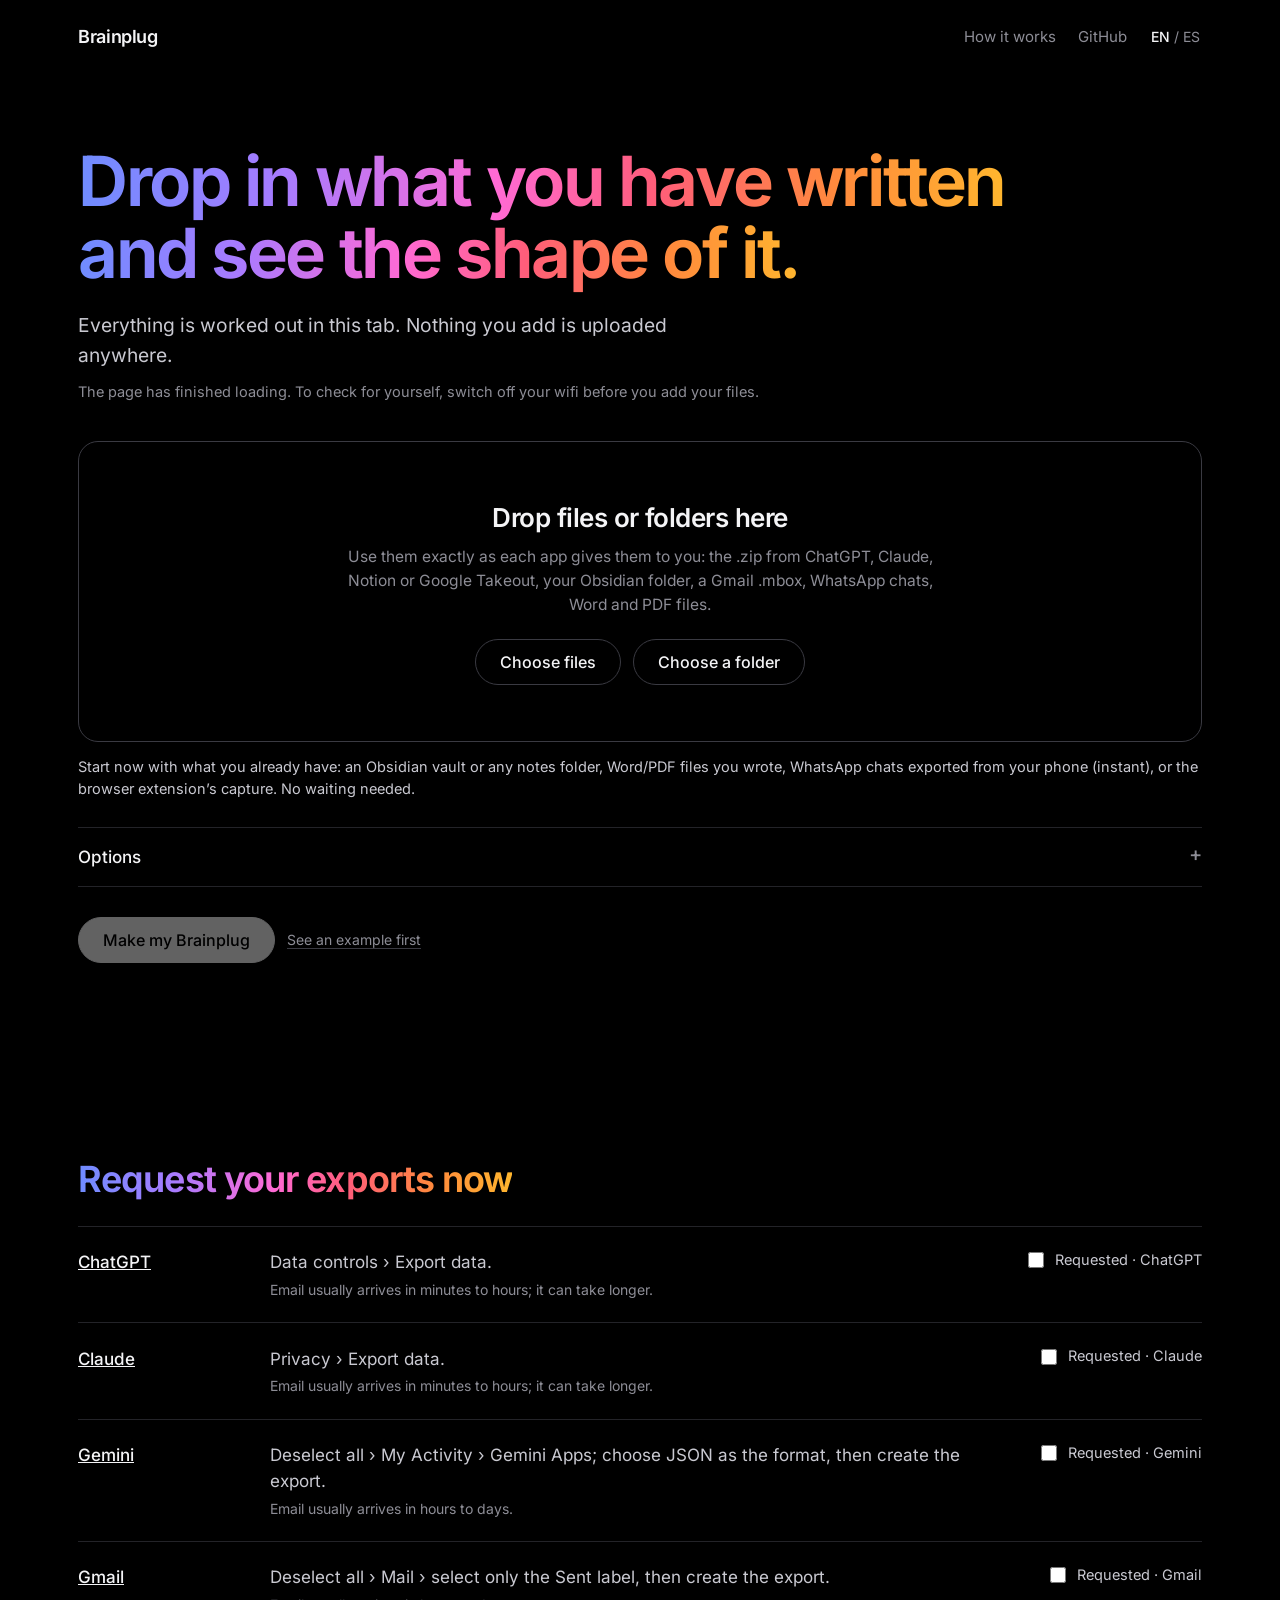
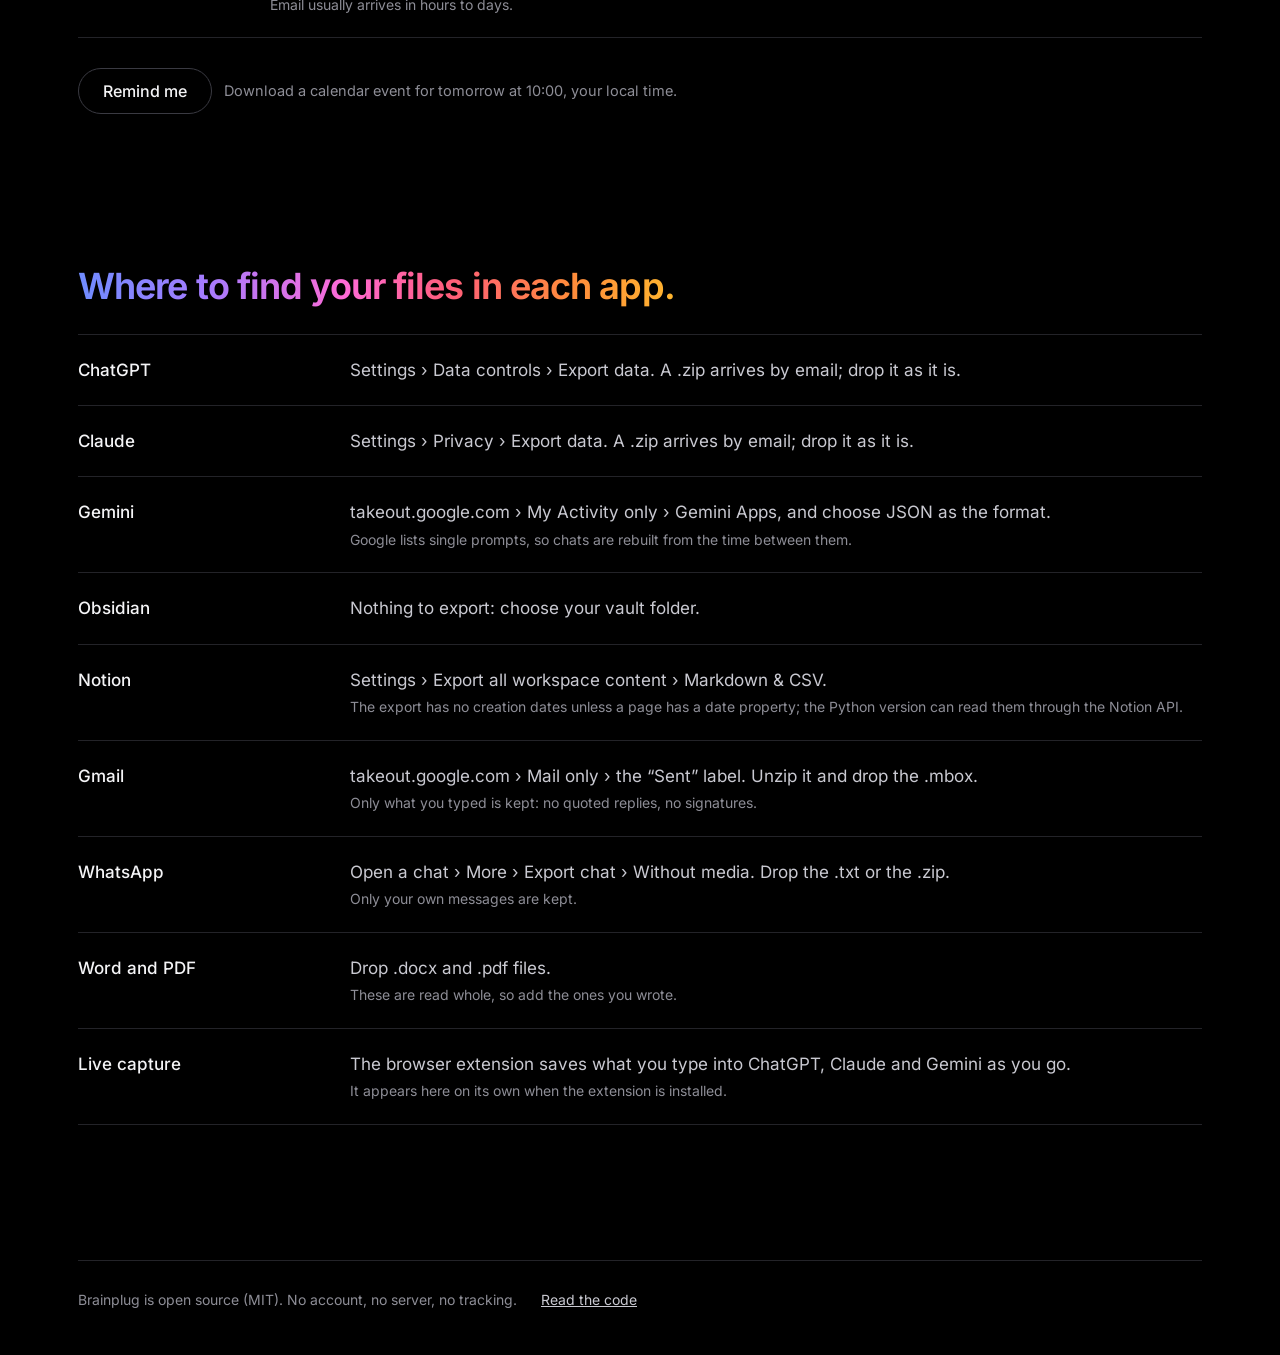
<file: docs/app/index.html>
<!DOCTYPE html>
<html lang="en">
<head>
<meta charset="utf-8">
<meta name="viewport" content="width=device-width, initial-scale=1">
<title>Make your Brainplug</title>
<meta name="description" content="Drop your AI chats, notes, mail and messages and get a 3D map of what you write about. Everything runs in this tab: nothing is uploaded.">
<meta name="referrer" content="no-referrer">
<link rel="icon" href="data:image/svg+xml,%3Csvg xmlns='http://www.w3.org/2000/svg' viewBox='0 0 32 32'%3E%3Cdefs%3E%3ClinearGradient id='g' x1='0' x2='1'%3E%3Cstop stop-color='%236f8cff'/%3E%3Cstop offset='.5' stop-color='%23ff6ad5'/%3E%3Cstop offset='1' stop-color='%23ffb62e'/%3E%3C/linearGradient%3E%3C/defs%3E%3Crect width='32' height='32' rx='7' fill='%23000'/%3E%3Ccircle cx='16' cy='16' r='7' fill='url(%23g)'/%3E%3C/svg%3E">
<link rel="stylesheet" href="../site.css">
<style>
  main { padding-bottom: 20px; }
  .intro { padding-top: clamp(28px, 6vw, 72px); }
  #drop { margin-top: 38px; border: 1px solid #3a3a42; border-radius: 20px; padding: clamp(28px, 5vw, 56px) 24px; text-align: center; }
  #drop.over { border-color: transparent; background: linear-gradient(#000, #000) padding-box, var(--spectrum) border-box; }
  #drop h2 { font-size: clamp(20px, 2.4vw, 26px); font-weight: 600; letter-spacing: -0.02em; margin: 0 0 6px; }
  #drop p { color: var(--mute); margin: 0 auto; max-width: 620px; font-size: 15.5px; }
  #drop .actions { justify-content: center; margin-top: 22px; }
  #startNow { margin-top: 14px; color: var(--soft); }
  #requests .rows { margin-top: 28px; }
  #requests li { grid-template-columns: minmax(100px, 160px) 1fr auto; }
  #requests label { display: flex; align-items: center; gap: 8px; color: var(--soft); font-size: 14.5px; cursor: pointer; }
  #requests input { accent-color: #a77bff; width: 16px; height: 16px; }
  #requests .actions { align-items: center; }
  #requests .actions p { margin: 0; }
  #list { margin-top: 26px; }
  #list li { grid-template-columns: 1fr auto auto; align-items: center; padding: 12px 0; font-size: 15.5px; }
  #list .size { color: var(--mute); font-variant-numeric: tabular-nums; font-size: 14px; }
  #list button, .link { all: unset; cursor: pointer; color: var(--mute); font-size: 14px; text-decoration: underline; text-underline-offset: 3px; text-decoration-color: #3a3a42; }
  #list button:hover, .link:hover { color: var(--ink); }
  #list .name { overflow-wrap: anywhere; }
  #ext { display: none; margin-top: 18px; padding: 14px 18px; border-radius: 14px; background: linear-gradient(#000, #000) padding-box, var(--spectrum) border-box; border: 1px solid transparent;
    align-items: center; gap: 14px; flex-wrap: wrap; font-size: 15.5px; }
  #ext.on { display: flex; }
  #ext .btn { padding: 9px 16px; font-size: 14.5px; margin-left: auto; }
  details.opts { margin-top: 26px; border-top: 1px solid var(--line); border-bottom: 1px solid var(--line); }
  details.opts summary { cursor: pointer; padding: 16px 0; font-weight: 500; list-style: none; display: flex; justify-content: space-between; }
  details.opts summary::-webkit-details-marker { display: none; }
  details.opts summary::after { content: "+"; color: var(--mute); font-size: 20px; line-height: 1; }
  details.opts[open] summary::after { content: "–"; }
  .fields { display: grid; grid-template-columns: repeat(2, 1fr); gap: 18px 28px; padding: 4px 0 24px; }
  .fields label { display: block; font-size: 14.5px; color: var(--soft); }
  .fields label.full { grid-column: 1 / -1; }
  .fields small { display: block; color: var(--mute); font-size: 13.5px; margin-top: 6px; }
  .fields input[type=text], .fields select { display: block; width: 100%; margin-top: 7px; background: #000; color: var(--ink); border: 1px solid #3a3a42;
    border-radius: 10px; padding: 11px 12px; font: inherit; font-size: 15.5px; }
  .fields .check { display: flex; gap: 10px; align-items: flex-start; color: var(--soft); }
  .fields .check input { margin-top: 4px; accent-color: #a77bff; width: 16px; height: 16px; flex: none; }
  #go { margin-top: 30px; align-items: center; }
  #status { margin-top: 18px; min-height: 26px; color: var(--soft); font-size: 15.5px; overflow-wrap: anywhere; }
  #status.bad { color: #ff8a9a; }
  #status ul { margin: 8px 0 0; padding-left: 18px; color: var(--mute); font-size: 14.5px; }
  .bar { height: 2px; background: var(--line); margin-top: 12px; overflow: hidden; border-radius: 2px; display: none; }
  .bar.on { display: block; }
  .bar i { display: block; height: 100%; width: 0; background: var(--spectrum); transition: width 0.25s; }
  #result { position: fixed; inset: 0; background: #000; display: none; flex-direction: column; z-index: 20; }
  #result.on { display: flex; }
  #result .bar2 { display: flex; align-items: center; gap: 18px; padding: 9px 16px; border-bottom: 1px solid var(--line); font-size: 14.5px; flex-wrap: wrap; }
  #result .bar2 span { color: var(--mute); margin-right: auto; }
  #result .bar2 .btn { padding: 8px 15px; font-size: 14px; }
  #result iframe { flex: 1; width: 100%; border: 0; background: #000; }
  @media (max-width: 720px) { .fields { grid-template-columns: 1fr; } #list li { grid-template-columns: 1fr auto; } #list .size { display: none; } #result .bar2 span { display: none; }
    #requests li { grid-template-columns: 1fr auto; } #requests .what { grid-column: 1 / -1; } #requests label { grid-column: 2; grid-row: 1; } }
</style>
</head>
<body>
<div class="wrap">
  <header class="top">
    <a class="mark" href="../">Brainplug</a>
    <a href="../#how" data-i="navHow"></a>
    <a href="https://github.com/juanmariarodriguez2-png/brainplug">GitHub</a>
    <button class="lang" id="lang" type="button"></button>
  </header>

  <main>
    <div class="intro">
      <h1 class="say" data-i="say"></h1>
      <p class="lead" data-i="lead"></p>
      <p class="note" id="offline" style="margin-top:10px;min-height:22px"></p>
    </div>

    <div id="drop">
      <h2 data-i="dropT"></h2>
      <p data-i="dropP"></p>
      <div class="actions">
        <button class="btn ghost" id="pickFiles" type="button" data-i="pickFiles"></button>
        <button class="btn ghost" id="pickFolder" type="button" data-i="pickFolder"></button>
      </div>
      <input id="inFiles" type="file" multiple hidden>
      <input id="inFolder" type="file" webkitdirectory hidden>
    </div>
    <p class="note" id="startNow" data-i="startNow"></p>

    <div id="ext"><span id="extText"></span><button class="btn" id="extAdd" type="button" data-i="extAdd"></button></div>
    <ul class="rows" id="list" hidden></ul>

    <details class="opts">
      <summary data-i="optsT"></summary>
      <div class="fields">
        <label><span data-i="oTitle"></span><input id="oTitle" type="text" maxlength="60"></label>
        <label><span data-i="oLang"></span><select id="oLang"><option value="en">English</option><option value="es">Español</option></select></label>
        <label class="full"><span data-i="oMe"></span><input id="oMe" type="text" autocomplete="off" spellcheck="false"><small data-i="oMeHint"></small></label>
        <label><span data-i="oTopics"></span><select id="oTopics"></select></label>
        <span></span>
        <label class="check full"><input id="oPrivate" type="checkbox"><span data-i="oPrivate"></span></label>
        <label class="check full"><input id="oPdf" type="checkbox"><span data-i="oPdf"></span></label>
      </div>
    </details>

    <div class="actions" id="go">
      <button class="btn" id="build" type="button" data-i="build" disabled></button>
      <button class="link" id="example" type="button" data-i="example"></button>
    </div>
    <div class="bar" id="bar"><i></i></div>
    <div id="status" role="status" aria-live="polite"></div>

    <section id="requests" aria-labelledby="requestsTitle">
      <h2 class="say small" id="requestsTitle" data-i="requestsTitle"></h2>
      <ul class="rows">
        <li>
          <a class="name" href="https://chatgpt.com/#settings/DataControls" target="_blank" rel="noopener">ChatGPT</a>
          <span class="what"><span data-i="rChatgpt"></span><small data-i="waitEmail"></small></span>
          <label><input id="requestedChatgpt" type="checkbox" data-request="chatgpt" aria-labelledby="requestedChatgptLabel"><span id="requestedChatgptLabel"><span data-i="requested"></span> · ChatGPT</span></label>
        </li>
        <li>
          <a class="name" href="https://claude.ai/settings" target="_blank" rel="noopener">Claude</a>
          <span class="what"><span data-i="rClaude"></span><small data-i="waitEmail"></small></span>
          <label><input id="requestedClaude" type="checkbox" data-request="claude" aria-labelledby="requestedClaudeLabel"><span id="requestedClaudeLabel"><span data-i="requested"></span> · Claude</span></label>
        </li>
        <li>
          <a class="name" href="https://takeout.google.com/" target="_blank" rel="noopener">Gemini</a>
          <span class="what"><span data-i="rGemini"></span><small data-i="waitTakeout"></small></span>
          <label><input id="requestedGemini" type="checkbox" data-request="gemini" aria-labelledby="requestedGeminiLabel"><span id="requestedGeminiLabel"><span data-i="requested"></span> · Gemini</span></label>
        </li>
        <li>
          <a class="name" href="https://takeout.google.com/" target="_blank" rel="noopener">Gmail</a>
          <span class="what"><span data-i="rGmail"></span><small data-i="waitTakeout"></small></span>
          <label><input id="requestedGmail" type="checkbox" data-request="gmail" aria-labelledby="requestedGmailLabel"><span id="requestedGmailLabel"><span data-i="requested"></span> · Gmail</span></label>
        </li>
      </ul>
      <div class="actions">
        <button class="btn ghost" id="remind" type="button" data-i="remind"></button>
        <p class="note" data-i="remindHint"></p>
      </div>
    </section>

    <section id="export">
      <h2 class="say small" data-i="expSay"></h2>
      <ul class="rows" style="margin-top:28px">
        <li><span class="name">ChatGPT</span><span class="what" data-i="eChatgpt"></span></li>
        <li><span class="name">Claude</span><span class="what" data-i="eClaude"></span></li>
        <li><span class="name">Gemini</span><span class="what" data-i="eGemini"></span></li>
        <li><span class="name">Obsidian</span><span class="what" data-i="eObsidian"></span></li>
        <li><span class="name">Notion</span><span class="what" data-i="eNotion"></span></li>
        <li><span class="name">Gmail</span><span class="what" data-i="eGmail"></span></li>
        <li><span class="name">WhatsApp</span><span class="what" data-i="eWhatsapp"></span></li>
        <li><span class="name" data-i="eDocsT"></span><span class="what" data-i="eDocs"></span></li>
        <li><span class="name" data-i="eLiveT"></span><span class="what" data-i="eLive"></span></li>
      </ul>
    </section>
  </main>

  <footer class="end">
    <span data-i="foot"></span>
    <a href="https://github.com/juanmariarodriguez2-png/brainplug" data-i="footCode"></a>
  </footer>
</div>

<div id="result">
  <div class="bar2">
    <button class="link" id="back" type="button" data-i="back"></button>
    <span id="resNote"></span>
    <a class="btn" id="download" download="brainplug.html" data-i="download"></a>
  </div>
  <iframe id="frame" title="Brainplug"></iframe>
</div>

<script type="module">
const TXT = {
  en: {
    lang: '<b>EN</b> / ES', navHow: 'How it works',
    say: 'Drop in what you have written and see the shape of it.',
    lead: 'Everything is worked out in this tab. Nothing you add is uploaded anywhere.',
    offline: 'The page has finished loading. To check for yourself, switch off your wifi before you add your files.',
    dropT: 'Drop files or folders here',
    dropP: 'Use them exactly as each app gives them to you: the .zip from ChatGPT, Claude, Notion or Google Takeout, your Obsidian folder, a Gmail .mbox, WhatsApp chats, Word and PDF files.',
    pickFiles: 'Choose files', pickFolder: 'Choose a folder',
    startNow: 'Start now with what you already have: an Obsidian vault or any notes folder, Word/PDF files you wrote, WhatsApp chats exported from your phone (instant), or the browser extension’s capture. No waiting needed.',
    requestsTitle: 'Request your exports now', requested: 'Requested',
    rChatgpt: 'Data controls › Export data.',
    rClaude: 'Privacy › Export data.',
    rGemini: 'Deselect all › My Activity › Gemini Apps; choose JSON as the format, then create the export.',
    rGmail: 'Deselect all › Mail › select only the Sent label, then create the export.',
    waitEmail: 'Email usually arrives in minutes to hours; it can take longer.',
    waitTakeout: 'Email usually arrives in hours to days.',
    remind: 'Remind me', remindHint: 'Download a calendar event for tomorrow at 10:00, your local time.',
    reminderTitle: 'Brainplug: drop your exports', reminderDescription: 'Drop your exports here:',
    extText: n => `The Brainplug extension has ${n} messages saved in this browser.`, extAdd: 'Add them', extName: 'Live capture (extension)',
    optsT: 'Options', oTitle: 'Title', oLang: 'Language of the result', oMe: 'Who you are',
    oMeHint: 'Your email (for Gmail) and your name as it appears in WhatsApp, separated by commas. Leave it empty and Brainplug works it out when it can.',
    oTopics: 'Topics', auto: 'Automatic',
    oPrivate: 'Private mode: leave titles and text out, so the result is safe to share.',
    oPdf: 'Also read the PDFs inside folders. They are skipped by default because they are usually other people’s writing.',
    build: 'Make my Brainplug', example: 'See an example first',
    files: n => `${n} files`, remove: 'Remove',
    stage: { file: 'Reading', words: 'Counting words', directions: 'Working out what you write about', topics: 'Grouping into topics', connections: 'Looking for connections', layout: 'Drawing the brain', render: 'Putting the page together' },
    errNeed: 'There is not enough to draw yet: at least 3 chats, notes, documents or message days are needed. Add more files.',
    errJson: 'That JSON file is not an export Brainplug knows. Use conversations.json (ChatGPT or Claude), MyActivity.json (Gemini) or the extension’s capture file.',
    errAny: m => `That did not work: ${m}`,
    noteWa: who => `WhatsApp chats were skipped because it is not clear which sender is you. Type your name under Options › Who you are (seen in the chats: ${who}).`,
    notePdf: name => `The PDF ${name} could not be read.`,
    back: 'Back', download: 'Download the HTML', resNote: 'The file works offline. It contains your text unless you used private mode.',
    resDemo: 'This is an example with invented data.',
    expSay: 'Where to find your files in each app.',
    eChatgpt: 'Settings › Data controls › Export data. A .zip arrives by email; drop it as it is.',
    eClaude: 'Settings › Privacy › Export data. A .zip arrives by email; drop it as it is.',
    eGemini: 'takeout.google.com › My Activity only › Gemini Apps, and choose JSON as the format. <small>Google lists single prompts, so chats are rebuilt from the time between them.</small>',
    eObsidian: 'Nothing to export: choose your vault folder.',
    eNotion: 'Settings › Export all workspace content › Markdown & CSV. <small>The export has no creation dates unless a page has a date property; the Python version can read them through the Notion API.</small>',
    eGmail: 'takeout.google.com › Mail only › the “Sent” label. Unzip it and drop the .mbox. <small>Only what you typed is kept: no quoted replies, no signatures.</small>',
    eWhatsapp: 'Open a chat › More › Export chat › Without media. Drop the .txt or the .zip. <small>Only your own messages are kept.</small>',
    eDocsT: 'Word and PDF', eDocs: 'Drop .docx and .pdf files. <small>These are read whole, so add the ones you wrote.</small>',
    eLiveT: 'Live capture', eLive: 'The browser extension saves what you type into ChatGPT, Claude and Gemini as you go. <small>It appears here on its own when the extension is installed.</small>',
    foot: 'Brainplug is open source (MIT). No account, no server, no tracking.', footCode: 'Read the code',
  },
  es: {
    lang: 'EN / <b>ES</b>', navHow: 'Cómo funciona',
    say: 'Suelta aquí lo que has escrito y mira qué forma tiene.',
    lead: 'Todo se calcula en esta pestaña. Nada de lo que añadas se sube a ningún sitio.',
    offline: 'La página ha terminado de cargar. Si quieres comprobarlo, desconecta el wifi antes de añadir tus archivos.',
    dropT: 'Suelta aquí archivos o carpetas',
    dropP: 'Sirven tal cual te los da cada app: el .zip de ChatGPT, Claude, Notion o Google Takeout, tu carpeta de Obsidian, un .mbox de Gmail, chats de WhatsApp, archivos Word y PDF.',
    pickFiles: 'Elegir archivos', pickFolder: 'Elegir una carpeta',
    startNow: 'Empieza ya con lo que tienes: tu bóveda de Obsidian o cualquier carpeta de notas, archivos Word/PDF que hayas escrito, chats de WhatsApp exportados desde el móvil (al instante) o la captura de la extensión del navegador. Sin esperas.',
    requestsTitle: 'Solicita ya tus exportaciones', requested: 'Solicitada',
    rChatgpt: 'Controles de datos › Exportar datos.',
    rClaude: 'Privacidad › Exportar datos.',
    rGemini: 'Desmarcar todo › Mi actividad › Aplicaciones de Gemini; elige JSON como formato y crea la exportación.',
    rGmail: 'Desmarcar todo › Correo › selecciona solo la etiqueta Enviados y crea la exportación.',
    waitEmail: 'El correo suele llegar en unos minutos o unas horas; puede tardar más.',
    waitTakeout: 'El correo suele tardar entre unas horas y varios días.',
    remind: 'Recordármelo', remindHint: 'Descarga un evento de calendario para mañana a las 10:00, en tu hora local.',
    reminderTitle: 'Brainplug: añade tus exportaciones', reminderDescription: 'Añade aquí tus exportaciones:',
    extText: n => `La extensión de Brainplug tiene ${n} mensajes guardados en este navegador.`, extAdd: 'Añadirlos', extName: 'Captura en vivo (extensión)',
    optsT: 'Opciones', oTitle: 'Título', oLang: 'Idioma del resultado', oMe: 'Quién eres',
    oMeHint: 'Tu correo (para Gmail) y tu nombre tal como sale en WhatsApp, separados por comas. Si lo dejas vacío, Brainplug lo deduce cuando puede.',
    oTopics: 'Temas', auto: 'Automático',
    oPrivate: 'Modo privado: deja fuera los títulos y el texto, para poder compartir el resultado.',
    oPdf: 'Leer también los PDF que haya dentro de las carpetas. Por defecto se saltan, porque suelen ser textos de otras personas.',
    build: 'Crear mi Brainplug', example: 'Ver antes un ejemplo',
    files: n => `${n} archivos`, remove: 'Quitar',
    stage: { file: 'Leyendo', words: 'Contando palabras', directions: 'Viendo de qué escribes', topics: 'Agrupando por temas', connections: 'Buscando conexiones', layout: 'Dibujando el cerebro', render: 'Montando la página' },
    errNeed: 'Todavía no hay suficiente para dibujar: hacen falta al menos 3 chats, notas, documentos o días de mensajes. Añade más archivos.',
    errJson: 'Ese JSON no es una exportación que Brainplug conozca. Usa conversations.json (ChatGPT o Claude), MyActivity.json (Gemini) o el archivo de captura de la extensión.',
    errAny: m => `No ha funcionado: ${m}`,
    noteWa: who => `Los chats de WhatsApp se han saltado porque no está claro qué remitente eres tú. Escribe tu nombre en Opciones › Quién eres (en los chats aparecen: ${who}).`,
    notePdf: name => `No se ha podido leer el PDF ${name}.`,
    back: 'Volver', download: 'Descargar el HTML', resNote: 'El archivo funciona sin conexión. Contiene tu texto, salvo que uses el modo privado.',
    resDemo: 'Esto es un ejemplo con datos inventados.',
    expSay: 'Dónde están tus archivos en cada app.',
    eChatgpt: 'Ajustes › Controles de datos › Exportar datos. Te llega un .zip por correo; suéltalo tal cual.',
    eClaude: 'Ajustes › Privacidad › Exportar datos. Te llega un .zip por correo; suéltalo tal cual.',
    eGemini: 'takeout.google.com › solo Mi actividad › Aplicaciones de Gemini, y elige JSON como formato. <small>Google guarda cada pregunta suelta, así que los chats se reconstruyen por el tiempo entre ellas.</small>',
    eObsidian: 'No hay que exportar nada: elige la carpeta de tu bóveda.',
    eNotion: 'Ajustes › Exportar todo el contenido › Markdown y CSV. <small>La exportación no trae la fecha de creación salvo que la página tenga una propiedad de fecha; la versión en Python puede leerla con la API de Notion.</small>',
    eGmail: 'takeout.google.com › solo Correo › etiqueta «Enviados». Descomprime y suelta el .mbox. <small>Solo se guarda lo que tú tecleaste: sin respuestas citadas ni firmas.</small>',
    eWhatsapp: 'Abre un chat › Más › Exportar chat › Sin archivos. Suelta el .txt o el .zip. <small>Solo se guardan tus propios mensajes.</small>',
    eDocsT: 'Word y PDF', eDocs: 'Suelta archivos .docx y .pdf. <small>Estos se leen enteros, así que añade los que hayas escrito tú.</small>',
    eLiveT: 'Captura en vivo', eLive: 'La extensión del navegador guarda lo que escribes en ChatGPT, Claude y Gemini mientras lo usas. <small>Aparece aquí sola cuando la extensión está instalada.</small>',
    foot: 'Brainplug es código abierto (MIT). Sin cuenta, sin servidor, sin rastreo.', footCode: 'Leer el código',
  },
};
const $ = id => document.getElementById(id);
const esc = s => String(s).replace(/[&<>"]/g, c => ({ '&': '&amp;', '<': '&lt;', '>': '&gt;', '"': '&quot;' }[c]));
let lang = new URLSearchParams(location.search).get('lang') || (navigator.language || 'en').slice(0, 2);
lang = lang === 'es' ? 'es' : 'en';
let T = TXT[lang];

const groups = [];        // what the person added: { name, size, count, inputs: [{ path, blob, mtime, inside }] }
let capture = null;       // messages offered by the browser extension
let resultUrl = null, busy = false, offlineReady = false;

function applyLang() {
  T = TXT[lang];
  document.documentElement.lang = lang;
  document.title = lang === 'es' ? 'Crea tu Brainplug' : 'Make your Brainplug';
  document.querySelectorAll('[data-i]').forEach(el => { el.innerHTML = el.classList.contains('say') ? `<span>${T[el.dataset.i]}</span>` : T[el.dataset.i]; });
  $('lang').innerHTML = T.lang;
  $('oTopics').innerHTML = `<option value="">${T.auto}</option>` + Array.from({ length: 13 }, (_, i) => `<option>${i + 4}</option>`).join('');
  if (!$('oTitle').dataset.touched) $('oTitle').value = lang === 'es' ? 'Mi Brainplug' : 'My Brainplug';
  if (!$('oLang').dataset.touched) $('oLang').value = lang;
  drawList(); drawExt();
  if (offlineReady) $('offline').textContent = T.offline;
}
$('lang').onclick = () => { lang = lang === 'en' ? 'es' : 'en'; applyLang(); };
$('oTitle').oninput = () => { $('oTitle').dataset.touched = '1'; };
$('oLang').onchange = () => { $('oLang').dataset.touched = '1'; };

// -------------------------------------------- local checklist and calendar
document.querySelectorAll('[data-request]').forEach(input => {
  const key = `brainplug:export-requested:${input.dataset.request}`;
  try { input.checked = localStorage.getItem(key) === '1'; } catch { /* storage may be disabled */ }
  input.onchange = () => {
    try { localStorage.setItem(key, input.checked ? '1' : '0'); } catch { /* still usable in this tab */ }
  };
});

$('remind').onclick = () => {
  const now = new Date(), start = new Date(now);
  start.setDate(start.getDate() + 1);
  start.setHours(10, 0, 0, 0); // choose the local hour before converting to UTC (including DST)
  const end = new Date(start.getTime() + 30 * 60 * 1000);
  const utc = date => date.toISOString().replace(/[-:]|\.\d{3}/g, '');
  const text = value => String(value).replace(/[\\;,]/g, m => '\\' + m).replace(/\r?\n/g, '\\n');  // RFC 5545 escaping
  const uid = crypto.randomUUID ? crypto.randomUUID() : `${Date.now()}-${Math.random().toString(36).slice(2)}`;  // also outside https
  const appUrl = 'https://brainplug.app/app/';
  const calendar = [
    'BEGIN:VCALENDAR', 'VERSION:2.0', 'PRODID:-//Brainplug//Export reminder//EN',
    'BEGIN:VEVENT', `UID:${uid}@brainplug.app`, `DTSTAMP:${utc(now)}`,
    `DTSTART:${utc(start)}`, `DTEND:${utc(end)}`, `SUMMARY:${text(T.reminderTitle)}`,
    `DESCRIPTION:${text(T.reminderDescription + ' ' + appUrl)}`, `URL:${appUrl}`,
    'END:VEVENT', 'END:VCALENDAR', '',
  ].join('\r\n');
  const url = URL.createObjectURL(new Blob([calendar], { type: 'text/calendar;charset=utf-8' }));
  const link = document.createElement('a');
  link.href = url; link.download = 'brainplug-reminder.ics';
  document.body.append(link); link.click(); link.remove();
  setTimeout(() => URL.revokeObjectURL(url), 1000);
};

// ---------------------------------------------------------------- inputs
const WANTED = /\.(md|markdown|txt|json|jsonl|html|mbox|zip|docx|pdf)$/i;
const size = n => (n < 1e6 ? `${Math.max(1, Math.round(n / 1e3))} KB` : n < 1e9 ? `${(n / 1e6).toFixed(1)} MB` : `${(n / 1e9).toFixed(2)} GB`);

function addGroup(name, inputs) {
  if (!inputs.length) return;
  groups.push({ name, inputs, count: inputs.length, size: inputs.reduce((n, i) => n + i.blob.size, 0), folder: inputs[0].inside });
  drawList();
}
function addLoose(files) {
  for (const file of files) addGroup(file.name, [{ path: file.name, blob: file, mtime: file.lastModified, inside: false }]);
}
function keep(path) {
  const parts = path.split('/');
  if (parts.includes('node_modules')) return false;
  const hidden = parts.findIndex(p => p.startsWith('.'));
  if (hidden >= 0) return parts[hidden] === '.obsidian';  // only needed to recognise a vault
  return WANTED.test(path);
}
function addFolder(files) {  // from <input webkitdirectory>: every file carries its path
  const byTop = new Map();
  let vaultSeen = new Set();
  for (const file of files) {
    const path = file.webkitRelativePath || file.name;
    if (!keep(path)) continue;
    const top = path.split('/')[0];
    if (path.includes('/.obsidian/')) { if (vaultSeen.has(top)) continue; vaultSeen.add(top); }
    if (!byTop.has(top)) byTop.set(top, []);
    byTop.get(top).push({ path, blob: file, mtime: file.lastModified, inside: true });
  }
  for (const [top, inputs] of byTop) addGroup(top + '/', inputs);
}
async function walk(entry, out, state) {  // from drag and drop
  if (entry.isFile) {
    const path = entry.fullPath.replace(/^\//, '');
    if (!keep(path)) return;
    if (path.includes('/.obsidian/')) { if (state.vault) return; state.vault = true; }
    const file = await new Promise((ok, no) => entry.file(ok, no));
    out.push({ path, blob: file, mtime: file.lastModified, inside: true });
  } else if (entry.isDirectory) {
    if (entry.name === 'node_modules' || (entry.name.startsWith('.') && entry.name !== '.obsidian')) return;
    const reader = entry.createReader();
    for (;;) {
      const batch = await new Promise((ok, no) => reader.readEntries(ok, no));
      if (!batch.length) break;
      for (const child of batch) await walk(child, out, state);
    }
  }
}
const drop = $('drop');
['dragenter', 'dragover'].forEach(ev => drop.addEventListener(ev, e => { e.preventDefault(); drop.classList.add('over'); }));
['dragleave', 'drop'].forEach(ev => drop.addEventListener(ev, e => { e.preventDefault(); drop.classList.remove('over'); }));
window.addEventListener('dragover', e => e.preventDefault());
window.addEventListener('drop', e => e.preventDefault());
drop.addEventListener('drop', async e => {
  const entries = [...(e.dataTransfer.items || [])].map(i => (i.webkitGetAsEntry ? i.webkitGetAsEntry() : null)).filter(Boolean);
  if (!entries.length) return addLoose(e.dataTransfer.files);
  for (const entry of entries) {
    if (entry.isFile) addLoose([await new Promise((ok, no) => entry.file(ok, no))]);
    else { const out = []; await walk(entry, out, {}); addGroup(entry.name + '/', out); }
  }
});
$('pickFiles').onclick = () => $('inFiles').click();
$('pickFolder').onclick = () => $('inFolder').click();
$('inFiles').onchange = e => { addLoose(e.target.files); e.target.value = ''; };
$('inFolder').onchange = e => { addFolder(e.target.files); e.target.value = ''; };

function drawList() {
  const list = $('list');
  list.hidden = !groups.length;
  list.innerHTML = groups.map((g, i) => `<li><span class="name">${esc(g.name)}${g.folder ? ` <span class="note">${T.files(g.count)}</span>` : ''}</span>
    <span class="size">${size(g.size)}</span><button type="button" data-x="${i}">${T.remove}</button></li>`).join('');
  list.querySelectorAll('button').forEach(b => { b.onclick = () => { groups.splice(+b.dataset.x, 1); drawList(); }; });
  $('build').disabled = !groups.length || busy;
}

// ----------------------------------- the browser extension offers its captures
function drawExt() {
  $('ext').classList.toggle('on', !!(capture && capture.count && !capture.added));
  if (capture) $('extText').textContent = T.extText(capture.count.toLocaleString(lang));
}
window.addEventListener('message', e => {
  const msg = e.data;
  if (e.source !== window || !msg || msg.source !== 'brainplug-ext') return;
  if (msg.type === 'count') { capture = { count: msg.count }; drawExt(); }
  if (msg.type === 'items' && capture && !capture.added) {
    capture.added = true;
    const blob = new Blob([JSON.stringify({ format: 'brainplug-capture', version: 1, items: msg.items })], { type: 'application/json' });
    addGroup(T.extName, [{ path: 'brainplug-capture.json', blob, mtime: Date.now(), inside: false }]);
    drawExt();
  }
});
$('extAdd').onclick = () => window.postMessage({ source: 'brainplug-app', type: 'get' }, location.origin);
window.postMessage({ source: 'brainplug-app', type: 'hello' }, location.origin);
setTimeout(() => window.postMessage({ source: 'brainplug-app', type: 'hello' }, location.origin), 600);

// ------------------------------------- everything is fetched when the page opens,
// so building needs no connection afterwards (switch the wifi off and try)
const engine = import('./engine/index.js');
const templateText = fetch(new URL('./viewer.tpl.html', import.meta.url)).then(r => { if (!r.ok) throw new Error('viewer.tpl.html'); return r.text(); });
let worker = null, pong = null, pdfReady = null;
function getWorker() {
  if (worker) return worker;
  worker = new Worker(new URL('./worker.js', import.meta.url), { type: 'module' });
  worker.onmessage = onWorkerMessage;
  worker.onerror = e => { worker = null; fail(e.message || 'worker error'); };
  return worker;
}
function loadPdf() {
  if (!pdfReady) {
    pdfReady = (async () => {
      const lib = await import('./vendor/pdf.min.mjs');
      const code = await (await fetch(new URL('./vendor/pdf.worker.min.mjs', import.meta.url))).blob();
      lib.GlobalWorkerOptions.workerSrc = URL.createObjectURL(new Blob([code], { type: 'text/javascript' }));
      return lib;
    })();
    pdfReady.catch(() => { pdfReady = null; });
  }
  return pdfReady;
}
async function pdfText(bytes) {
  const pdfjs = await loadPdf();
  const task = pdfjs.getDocument({ data: bytes });
  try {
    const doc = await task.promise, pages = [];
    for (let p = 1; p <= Math.min(doc.numPages, 300); p++) {
      const content = await (await doc.getPage(p)).getTextContent();
      pages.push(content.items.map(i => i.str || '').join(' '));
    }
    const info = ((await doc.getMetadata().catch(() => null)) || {}).info || {};
    const m = /D:(\d{4})(\d{2})(\d{2})(\d{2})?(\d{2})?/.exec(info.CreationDate || '');
    return { text: pages.join(' '), title: info.Title || '', created: m ? Date.UTC(+m[1], +m[2] - 1, +m[3], +(m[4] || 0), +(m[5] || 0)) : null };
  } finally { try { await task.destroy(); } catch { /* already gone */ } }
}
const workerUp = new Promise(resolve => { pong = resolve; });
getWorker().postMessage({ type: 'ping' });
window.__ready = Promise.all([engine, templateText, workerUp, loadPdf()]).then(() => {
  offlineReady = true; $('offline').textContent = T.offline;
}).catch(() => { /* still works online: pieces load again when they are needed */ });

// ---------------------------------------------------------------- build
const STEPS = ['file', 'words', 'directions', 'topics', 'connections', 'layout', 'render'];
function status(html, bad = false) { $('status').innerHTML = html; $('status').classList.toggle('bad', bad); }
function progress(stage, detail = '') {
  $('bar').classList.add('on');
  $('bar').firstElementChild.style.width = `${Math.round(100 * (STEPS.indexOf(stage) + 1) / (STEPS.length + 1))}%`;
  status(esc(T.stage[stage] + (detail ? ` ${detail.split('/').pop()}` : '')) + '…');
}
function explain(message) {
  if (/at least 3 items/.test(message)) return T.errNeed;
  if (/Unknown JSON|not valid JSON/.test(message)) return T.errJson;
  return T.errAny(esc(message));
}
function showNotes(notes) {
  const lines = notes.map(n => {
    const wa = /^WhatsApp:.*\(seen: (.*)\)\.$/.exec(n);
    const pdf = /^PDF: could not read (.*) \(/.exec(n);
    return wa ? T.noteWa(esc(wa[1])) : pdf ? T.notePdf(esc(pdf[1])) : esc(n);
  });
  status(lines.length ? `<ul>${lines.map(l => `<li>${l}</li>`).join('')}</ul>` : '');
}
function show(url, note, mine = true) {
  $('frame').src = url;
  $('resNote').textContent = note;
  $('download').style.display = mine ? '' : 'none';
  if (mine) $('download').href = url;
  $('result').classList.add('on');
  document.body.style.overflow = 'hidden';
}
$('back').onclick = () => { $('result').classList.remove('on'); $('frame').src = 'about:blank'; document.body.style.overflow = ''; };
$('example').onclick = () => show(lang === 'es' ? '../demo_es.html' : '../demo.html', T.resDemo, false);

function finish() { busy = false; $('bar').classList.remove('on'); drawList(); }
function fail(message) { finish(); status(explain(message), true); }
async function onWorkerMessage(e) {
  const msg = e.data;
  if (msg.type === 'pong') pong();
  else if (msg.type === 'progress') progress(msg.stage, msg.detail);
  else if (msg.type === 'pdf') {
    try { worker.postMessage({ type: 'pdf-result', id: msg.id, result: await pdfText(msg.bytes) }); }
    catch (err) { worker.postMessage({ type: 'pdf-result', id: msg.id, error: String((err && err.message) || err) }); }
  } else if (msg.type === 'error') fail(msg.message);
  else if (msg.type === 'done') {
    try {
      progress('render');
      const html = (await engine).renderHtml(await templateText, msg.payload, $('oLang').value);
      if (resultUrl) URL.revokeObjectURL(resultUrl);
      resultUrl = URL.createObjectURL(new Blob([html], { type: 'text/html' }));
      finish(); showNotes(msg.notes);
      show(resultUrl, T.resNote);
      window.__brainplug = { payload: msg.payload, notes: msg.notes };  // handy for checks and for the curious
    } catch (err) { fail(String((err && err.message) || err)); }
  }
}
$('build').onclick = () => {
  if (busy || !groups.length) return;
  busy = true; $('build').disabled = true;
  progress('file');
  getWorker().postMessage({ type: 'build', inputs: groups.flatMap(g => g.inputs), options: {
    title: $('oTitle').value.trim() || 'My Brainplug', topics: +$('oTopics').value || null, private: $('oPrivate').checked,
    pdf: $('oPdf').checked, me: $('oMe').value.split(',').map(s => s.trim()).filter(Boolean),
  } });
};

applyLang();
</script>
</body>
</html>
</file>
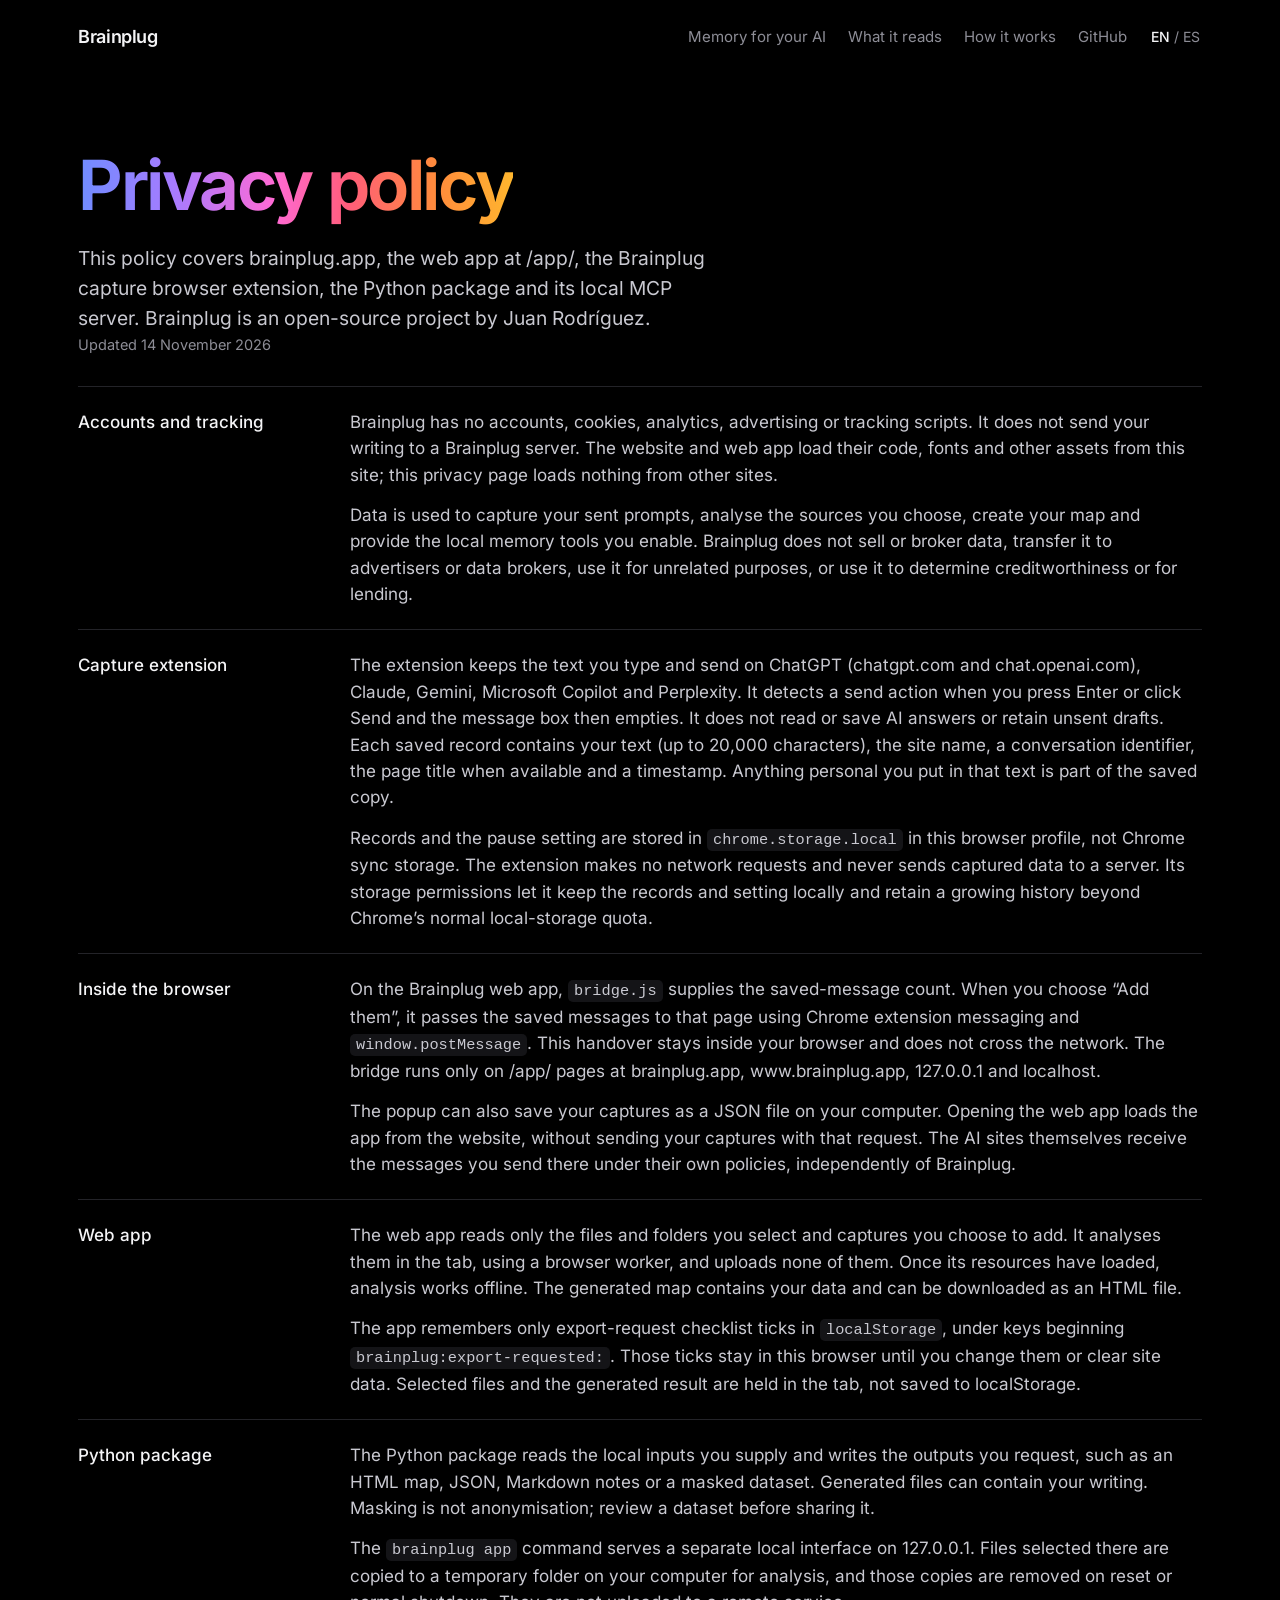
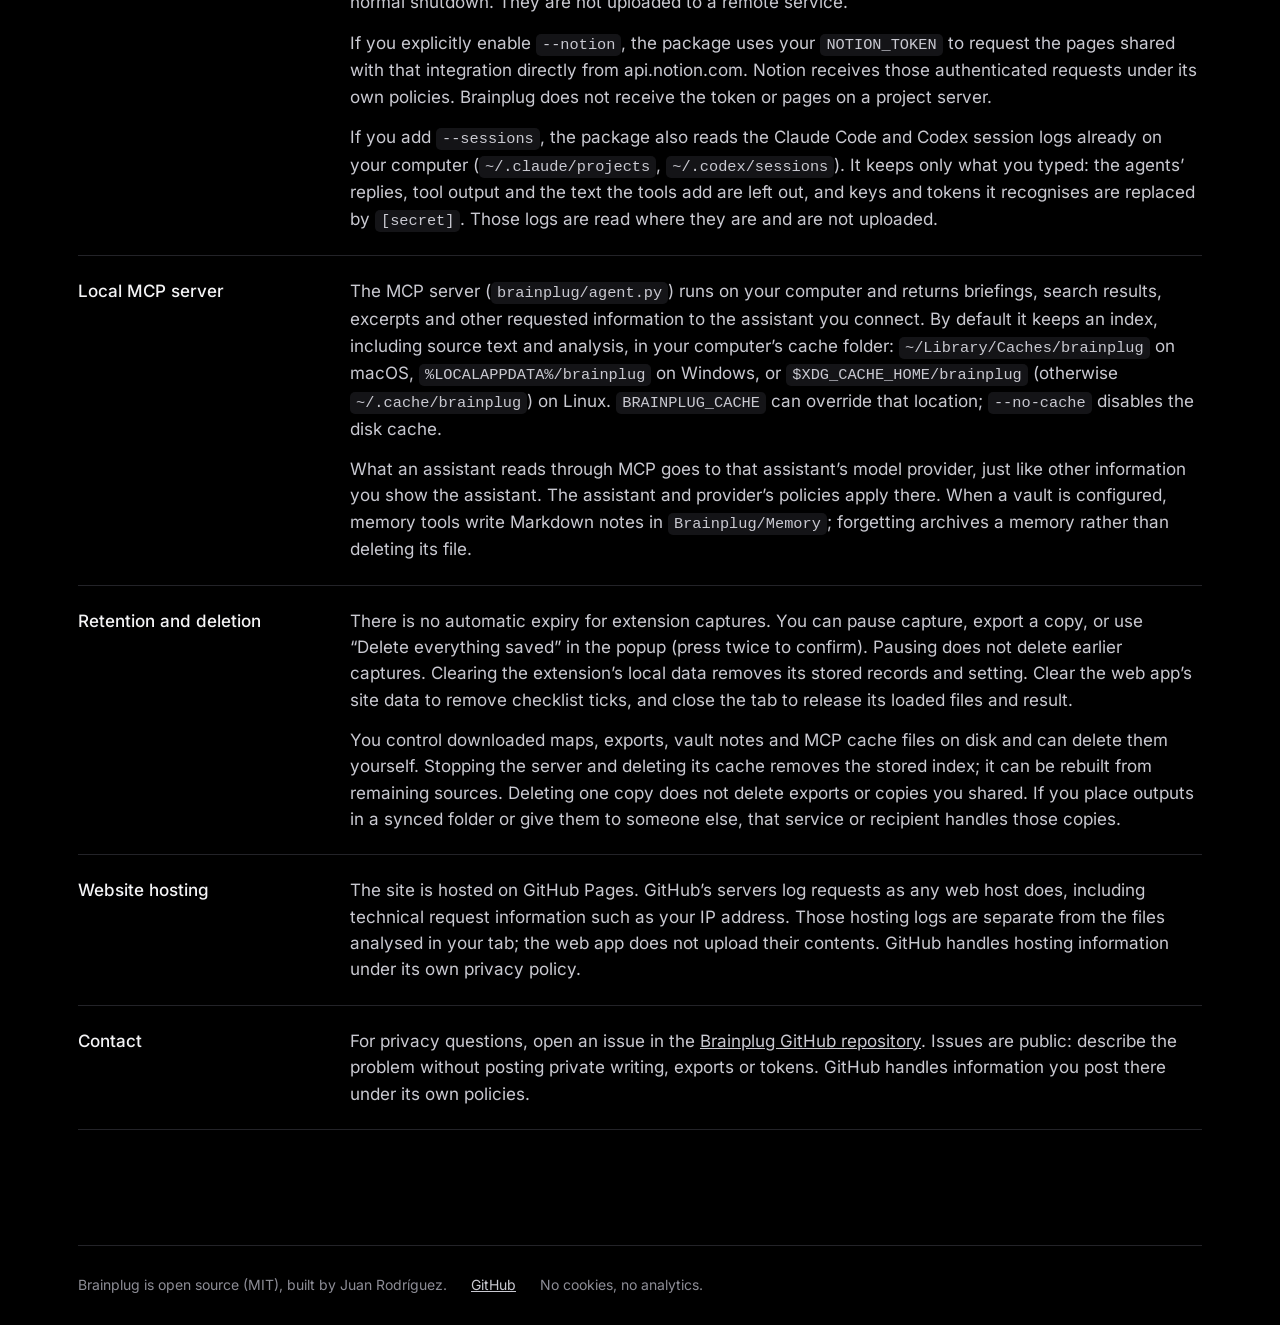
<file: docs/privacy.html>
<!DOCTYPE html>
<html lang="en">
<head>
<meta charset="utf-8">
<meta name="viewport" content="width=device-width, initial-scale=1">
<title>Brainplug — privacy policy</title>
<meta name="description" content="How Brainplug handles data on its website, in its web app, capture extension, Python package and MCP server.">
<link rel="canonical" href="https://brainplug.app/privacy.html">
<link rel="icon" href="data:image/svg+xml,%3Csvg xmlns='http://www.w3.org/2000/svg' viewBox='0 0 32 32'%3E%3Crect width='32' height='32' rx='7' fill='%23000'/%3E%3Ccircle cx='16' cy='16' r='7' fill='%23a77bff'/%3E%3C/svg%3E">
<link rel="stylesheet" href="site.css">
<style>
  .hero { padding-top: clamp(30px, 6vw, 80px); }
  .policy { margin-top: 30px; }
  .policy p:last-child { margin-bottom: 0; }
  .policy .name { font-size: inherit; margin: 0; }
  .policy .what { overflow-wrap: anywhere; }
  @media (max-width: 720px) { .top a.opt { display: none; } }
</style>
</head>
<body>
<div class="wrap">
  <header class="top">
    <a class="mark" href="./">Brainplug</a>
    <a class="opt" href="./#memory" data-i="navMemory"></a>
    <a class="opt" href="./#reads" data-i="navReads"></a>
    <a class="opt" href="./#how" data-i="navHow"></a>
    <a href="https://github.com/juanmariarodriguez2-png/brainplug">GitHub</a>
    <button class="lang" id="lang" type="button"></button>
  </header>
  <main>
    <section class="hero">
      <h1 class="say" data-i="heading"></h1>
      <p class="lead" data-i="scope"></p>
      <p class="note" data-i="updated"></p>
      <ul class="rows policy">
        <li><h2 class="name" data-i="basicsTitle"></h2><div class="what" data-i="basics"></div></li>
        <li><h2 class="name" data-i="extensionTitle"></h2><div class="what" data-i="extension"></div></li>
        <li><h2 class="name" data-i="bridgeTitle"></h2><div class="what" data-i="bridge"></div></li>
        <li><h2 class="name" data-i="webTitle"></h2><div class="what" data-i="web"></div></li>
        <li><h2 class="name" data-i="pythonTitle"></h2><div class="what" data-i="python"></div></li>
        <li><h2 class="name" data-i="mcpTitle"></h2><div class="what" data-i="mcp"></div></li>
        <li><h2 class="name" data-i="controlTitle"></h2><div class="what" data-i="control"></div></li>
        <li><h2 class="name" data-i="hostingTitle"></h2><div class="what" data-i="hosting"></div></li>
        <li><h2 class="name" data-i="contactTitle"></h2><div class="what" data-i="contact"></div></li>
      </ul>
    </section>
  </main>
  <footer class="end">
    <span data-i="foot1"></span>
    <a href="https://github.com/juanmariarodriguez2-png/brainplug">GitHub</a>
    <span data-i="foot2"></span>
  </footer>
</div>
<script>
const TXT = {
  en: {
    lang: '<b>EN</b> / ES', navMemory: 'Memory for your AI', navReads: 'What it reads', navHow: 'How it works',
    title: 'Brainplug — privacy policy', heading: 'Privacy policy',
    scope: 'This policy covers brainplug.app, the web app at /app/, the Brainplug capture browser extension, the Python package and its local MCP server. Brainplug is an open-source project by Juan Rodríguez.',
    updated: 'Updated 14 November 2026',
    basicsTitle: 'Accounts and tracking',
    basics: '<p>Brainplug has no accounts, cookies, analytics, advertising or tracking scripts. It does not send your writing to a Brainplug server. The website and web app load their code, fonts and other assets from this site; this privacy page loads nothing from other sites.</p><p>Data is used to capture your sent prompts, analyse the sources you choose, create your map and provide the local memory tools you enable. Brainplug does not sell or broker data, transfer it to advertisers or data brokers, use it for unrelated purposes, or use it to determine creditworthiness or for lending.</p>',
    extensionTitle: 'Capture extension',
    extension: '<p>The extension keeps the text you type and send on ChatGPT (chatgpt.com and chat.openai.com), Claude, Gemini, Microsoft Copilot and Perplexity. It detects a send action when you press Enter or click Send and the message box then empties. It does not read or save AI answers or retain unsent drafts. Each saved record contains your text (up to 20,000 characters), the site name, a conversation identifier, the page title when available and a timestamp. Anything personal you put in that text is part of the saved copy.</p><p>Records and the pause setting are stored in <code>chrome.storage.local</code> in this browser profile, not Chrome sync storage. The extension makes no network requests and never sends captured data to a server. Its storage permissions let it keep the records and setting locally and retain a growing history beyond Chrome’s normal local-storage quota.</p>',
    bridgeTitle: 'Inside the browser',
    bridge: '<p>On the Brainplug web app, <code>bridge.js</code> supplies the saved-message count. When you choose “Add them”, it passes the saved messages to that page using Chrome extension messaging and <code>window.postMessage</code>. This handover stays inside your browser and does not cross the network. The bridge runs only on /app/ pages at brainplug.app, www.brainplug.app, 127.0.0.1 and localhost.</p><p>The popup can also save your captures as a JSON file on your computer. Opening the web app loads the app from the website, without sending your captures with that request. The AI sites themselves receive the messages you send there under their own policies, independently of Brainplug.</p>',
    webTitle: 'Web app',
    web: '<p>The web app reads only the files and folders you select and captures you choose to add. It analyses them in the tab, using a browser worker, and uploads none of them. Once its resources have loaded, analysis works offline. The generated map contains your data and can be downloaded as an HTML file.</p><p>The app remembers only export-request checklist ticks in <code>localStorage</code>, under keys beginning <code>brainplug:export-requested:</code>. Those ticks stay in this browser until you change them or clear site data. Selected files and the generated result are held in the tab, not saved to localStorage.</p>',
    pythonTitle: 'Python package',
    python: '<p>The Python package reads the local inputs you supply and writes the outputs you request, such as an HTML map, JSON, Markdown notes or a masked dataset. Generated files can contain your writing. Masking is not anonymisation; review a dataset before sharing it.</p><p>The <code>brainplug app</code> command serves a separate local interface on 127.0.0.1. Files selected there are copied to a temporary folder on your computer for analysis, and those copies are removed on reset or normal shutdown. They are not uploaded to a remote service.</p><p>If you explicitly enable <code>--notion</code>, the package uses your <code>NOTION_TOKEN</code> to request the pages shared with that integration directly from api.notion.com. Notion receives those authenticated requests under its own policies. Brainplug does not receive the token or pages on a project server.</p><p>If you add <code>--sessions</code>, the package also reads the Claude Code and Codex session logs already on your computer (<code>~/.claude/projects</code>, <code>~/.codex/sessions</code>). It keeps only what you typed: the agents’ replies, tool output and the text the tools add are left out, and keys and tokens it recognises are replaced by <code>[secret]</code>. Those logs are read where they are and are not uploaded.</p>',
    mcpTitle: 'Local MCP server',
    mcp: '<p>The MCP server (<code>brainplug/agent.py</code>) runs on your computer and returns briefings, search results, excerpts and other requested information to the assistant you connect. By default it keeps an index, including source text and analysis, in your computer’s cache folder: <code>~/Library/Caches/brainplug</code> on macOS, <code>%LOCALAPPDATA%/brainplug</code> on Windows, or <code>$XDG_CACHE_HOME/brainplug</code> (otherwise <code>~/.cache/brainplug</code>) on Linux. <code>BRAINPLUG_CACHE</code> can override that location; <code>--no-cache</code> disables the disk cache.</p><p>What an assistant reads through MCP goes to that assistant’s model provider, just like other information you show the assistant. The assistant and provider’s policies apply there. When a vault is configured, memory tools write Markdown notes in <code>Brainplug/Memory</code>; forgetting archives a memory rather than deleting its file.</p>',
    controlTitle: 'Retention and deletion',
    control: '<p>There is no automatic expiry for extension captures. You can pause capture, export a copy, or use “Delete everything saved” in the popup (press twice to confirm). Pausing does not delete earlier captures. Clearing the extension’s local data removes its stored records and setting. Clear the web app’s site data to remove checklist ticks, and close the tab to release its loaded files and result.</p><p>You control downloaded maps, exports, vault notes and MCP cache files on disk and can delete them yourself. Stopping the server and deleting its cache removes the stored index; it can be rebuilt from remaining sources. Deleting one copy does not delete exports or copies you shared. If you place outputs in a synced folder or give them to someone else, that service or recipient handles those copies.</p>',
    hostingTitle: 'Website hosting',
    hosting: '<p>The site is hosted on GitHub Pages. GitHub’s servers log requests as any web host does, including technical request information such as your IP address. Those hosting logs are separate from the files analysed in your tab; the web app does not upload their contents. GitHub handles hosting information under its own privacy policy.</p>',
    contactTitle: 'Contact',
    contact: '<p>For privacy questions, open an issue in the <a href="https://github.com/juanmariarodriguez2-png/brainplug/issues">Brainplug GitHub repository</a>. Issues are public: describe the problem without posting private writing, exports or tokens. GitHub handles information you post there under its own policies.</p>',
    foot1: 'Brainplug is open source (MIT), built by Juan Rodríguez.', foot2: 'No cookies, no analytics.',
  },
  es: {
    lang: 'EN / <b>ES</b>', navMemory: 'Memoria para tu IA', navReads: 'Qué lee', navHow: 'Cómo funciona',
    title: 'Brainplug — política de privacidad', heading: 'Política de privacidad',
    scope: 'Esta política cubre brainplug.app, la app web en /app/, la extensión Brainplug capture, el paquete de Python y su servidor MCP local. Brainplug es un proyecto de código abierto de Juan Rodríguez.',
    updated: 'Actualizado el 14 de noviembre de 2026',
    basicsTitle: 'Cuentas y rastreo',
    basics: '<p>Brainplug no tiene cuentas, cookies, analítica, publicidad ni scripts de rastreo. No envía tus escritos a un servidor de Brainplug. La web y la app web cargan su código, fuentes y demás recursos desde este sitio; esta página de privacidad no carga nada de otros sitios.</p><p>Los datos se usan para capturar los mensajes que envías, analizar las fuentes que eliges, crear tu mapa y ofrecer las herramientas de memoria local que activas. Brainplug no vende datos ni hace de intermediario, no los transfiere a anunciantes ni intermediarios de datos, no los usa para fines ajenos a estas funciones ni para determinar la solvencia o conceder préstamos.</p>',
    extensionTitle: 'Extensión de captura',
    extension: '<p>La extensión guarda el texto que escribes y envías en ChatGPT (chatgpt.com y chat.openai.com), Claude, Gemini, Microsoft Copilot y Perplexity. Detecta el envío cuando pulsas Intro o Enviar y después se vacía el cuadro del mensaje. No lee ni guarda respuestas de la IA ni conserva borradores sin enviar. Cada registro contiene tu texto (hasta 20.000 caracteres), el nombre del sitio, un identificador de conversación, el título de la página cuando existe y la fecha y hora. Cualquier dato personal que incluyas en ese texto forma parte de la copia guardada.</p><p>Los registros y el ajuste de pausa se guardan en <code>chrome.storage.local</code> de este perfil del navegador, no en el almacenamiento sincronizado de Chrome. La extensión no hace peticiones de red y nunca envía los datos capturados a un servidor. Sus permisos de almacenamiento permiten guardar los registros y el ajuste localmente y mantener un historial que supere la cuota normal de almacenamiento local de Chrome.</p>',
    bridgeTitle: 'Dentro del navegador',
    bridge: '<p>En la app web de Brainplug, <code>bridge.js</code> facilita el número de mensajes guardados. Cuando eliges «Añadirlos», pasa los mensajes guardados a esa página mediante la mensajería de extensiones de Chrome y <code>window.postMessage</code>. La entrega ocurre dentro de tu navegador y no pasa por la red. El puente solo se ejecuta en páginas /app/ de brainplug.app, www.brainplug.app, 127.0.0.1 y localhost.</p><p>El panel de la extensión también permite guardar las capturas como archivo JSON en tu ordenador. Abrir la app web carga la app desde la web, sin enviar las capturas en esa petición. Los propios sitios de IA reciben los mensajes que les envías conforme a sus políticas, independientemente de Brainplug.</p>',
    webTitle: 'App web',
    web: '<p>La app web lee solo los archivos y carpetas que seleccionas y las capturas que decides añadir. Los analiza en la pestaña, con un worker del navegador, y no sube ninguno. Una vez cargados sus recursos, el análisis funciona sin conexión. El mapa generado contiene tus datos y se puede descargar como archivo HTML.</p><p>La app solo recuerda las casillas de la lista de solicitudes de exportación en <code>localStorage</code>, con claves que empiezan por <code>brainplug:export-requested:</code>. Esas marcas permanecen en este navegador hasta que las cambies o borres los datos del sitio. Los archivos seleccionados y el resultado generado se mantienen en la pestaña, no se guardan en localStorage.</p>',
    pythonTitle: 'Paquete de Python',
    python: '<p>El paquete de Python lee las fuentes locales que indicas y escribe los resultados que pides, como un mapa HTML, JSON, notas Markdown o un conjunto de datos enmascarado. Los archivos generados pueden contener tus escritos. Enmascarar no es anonimizar; revisa cualquier conjunto de datos antes de compartirlo.</p><p>El comando <code>brainplug app</code> sirve una interfaz local distinta en 127.0.0.1. Los archivos seleccionados allí se copian a una carpeta temporal de tu ordenador para analizarlos; esas copias se eliminan al reiniciar el formulario o cerrar normalmente el servidor. No se suben a un servicio remoto.</p><p>Si activas expresamente <code>--notion</code>, el paquete usa tu <code>NOTION_TOKEN</code> para solicitar directamente a api.notion.com las páginas compartidas con esa integración. Notion recibe esas peticiones autenticadas conforme a sus políticas. Brainplug no recibe el token ni las páginas en un servidor del proyecto.</p><p>Si añades <code>--sessions</code>, el paquete también lee los registros de sesiones de Claude Code y Codex que ya están en tu ordenador (<code>~/.claude/projects</code>, <code>~/.codex/sessions</code>). Solo conserva lo que tú escribiste: deja fuera las respuestas de los agentes, la salida de las herramientas y el texto que añaden, y sustituye por <code>[secret]</code> las claves y tokens que reconoce. Esos registros se leen donde están y no se suben.</p>',
    mcpTitle: 'Servidor MCP local',
    mcp: '<p>El servidor MCP (<code>brainplug/agent.py</code>) se ejecuta en tu ordenador y devuelve resúmenes, resultados de búsqueda, fragmentos y otra información solicitada al asistente que conectes. Por defecto guarda un índice, incluido texto de las fuentes y análisis, en la carpeta de caché del ordenador: <code>~/Library/Caches/brainplug</code> en macOS, <code>%LOCALAPPDATA%/brainplug</code> en Windows o <code>$XDG_CACHE_HOME/brainplug</code> (en su defecto <code>~/.cache/brainplug</code>) en Linux. <code>BRAINPLUG_CACHE</code> permite cambiar esa ubicación; <code>--no-cache</code> desactiva la caché en disco.</p><p>Lo que un asistente lee a través de MCP se envía al proveedor del modelo de ese asistente, igual que cualquier otra información que le enseñes. Allí se aplican las políticas del asistente y del proveedor. Si configuras una bóveda, las herramientas de memoria escriben notas Markdown en <code>Brainplug/Memory</code>; olvidar archiva un recuerdo en vez de borrar su archivo.</p>',
    controlTitle: 'Conservación y borrado',
    control: '<p>Las capturas de la extensión no caducan automáticamente. Puedes pausar la captura, exportar una copia o usar «Borrar todo lo guardado» en el panel (pulsa dos veces para confirmar). Pausar no borra las capturas anteriores. Borrar los datos locales de la extensión elimina sus registros y su ajuste. Borra los datos del sitio de la app web para quitar las marcas de la lista, y cierra la pestaña para liberar los archivos cargados y el resultado.</p><p>Tú controlas los mapas descargados, exportaciones, notas de la bóveda y archivos de caché del MCP en disco, y puedes borrarlos. Detener el servidor y borrar su caché elimina el índice guardado; se puede reconstruir a partir de las fuentes que queden. Borrar una copia no elimina exportaciones ni copias que hayas compartido. Si colocas resultados en una carpeta sincronizada o los entregas a otra persona, ese servicio o destinatario gestiona esas copias.</p>',
    hostingTitle: 'Alojamiento web',
    hosting: '<p>El sitio está alojado en GitHub Pages. Los servidores de GitHub registran peticiones como los de cualquier proveedor de alojamiento, incluida información técnica como tu dirección IP. Esos registros son independientes de los archivos analizados en tu pestaña; la app web no sube su contenido. GitHub trata la información del alojamiento conforme a su propia política de privacidad.</p>',
    contactTitle: 'Contacto',
    contact: '<p>Para consultas de privacidad, abre una incidencia en el <a href="https://github.com/juanmariarodriguez2-png/brainplug/issues">repositorio de Brainplug en GitHub</a>. Las incidencias son públicas: describe el problema sin publicar escritos privados, exportaciones ni tokens. GitHub trata lo que publiques allí conforme a sus propias políticas.</p>',
    foot1: 'Brainplug es código abierto (MIT), creado por Juan Rodríguez.', foot2: 'Sin cookies ni analítica.',
  },
};
let lang = new URLSearchParams(location.search).get('lang') || (navigator.language || 'en').slice(0, 2);
lang = lang === 'es' ? 'es' : 'en';
function apply() {
  const T = TXT[lang];
  document.documentElement.lang = lang;
  document.title = T.title;
  document.querySelectorAll('[data-i]').forEach(el => { el.innerHTML = el.classList.contains('say') ? `<span>${T[el.dataset.i]}</span>` : T[el.dataset.i]; });
  document.getElementById('lang').innerHTML = T.lang;
}
document.getElementById('lang').onclick = () => { lang = lang === 'en' ? 'es' : 'en'; apply(); };
apply();
</script>
</body>
</html>
</file>
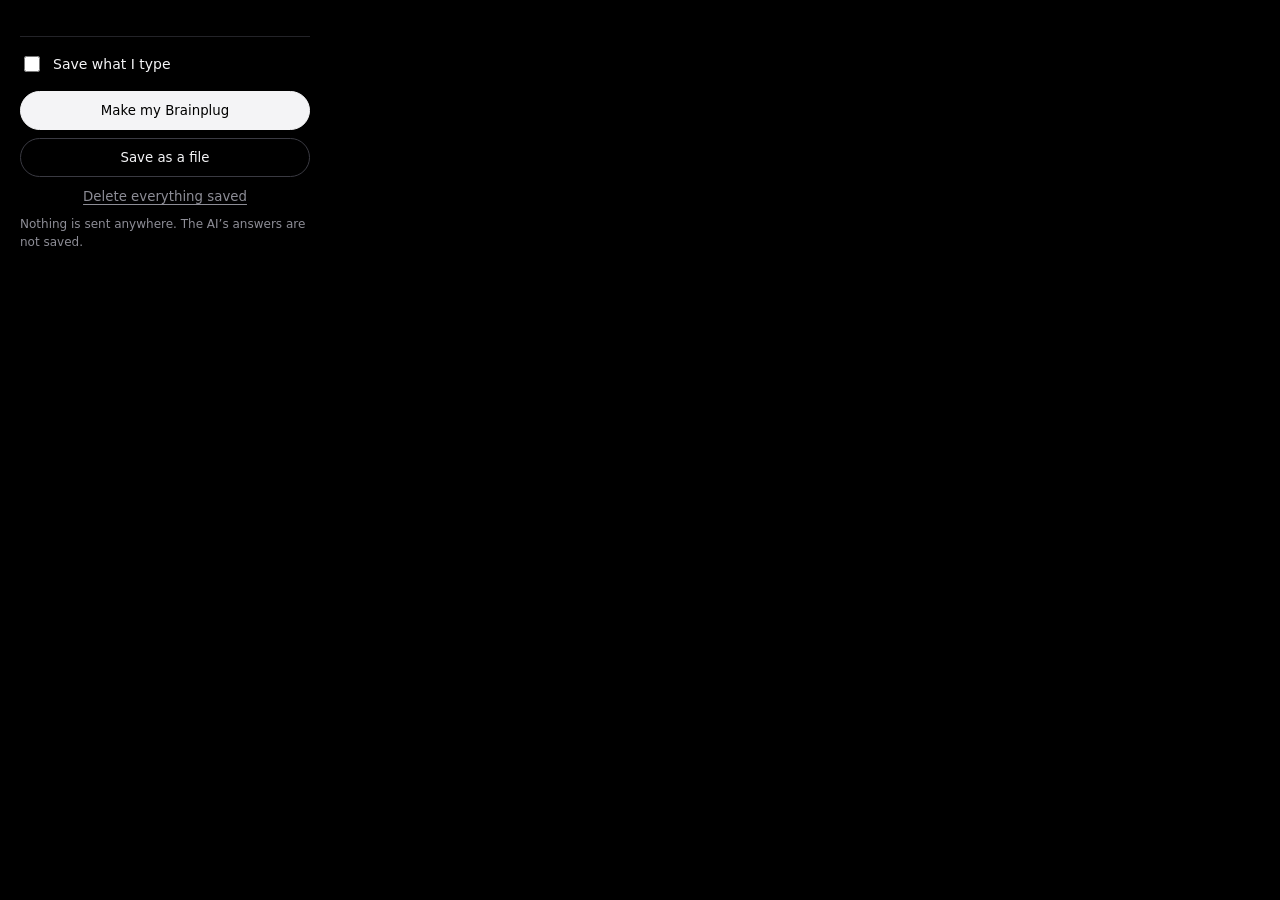
<file: extension/popup.html>
<!DOCTYPE html>
<html lang="en">
<head>
<meta charset="utf-8">
<title>Brainplug</title>
<link rel="stylesheet" href="popup.css">
</head>
<body>
  <h1 id="say"></h1>
  <p id="sub"></p>
  <ul id="sites"></ul>
  <label class="switch"><input id="on" type="checkbox"><span id="onLabel"></span></label>
  <div class="actions">
    <button id="open" class="main" type="button"></button>
    <button id="save" type="button"></button>
  </div>
  <button id="clear" class="quiet" type="button"></button>
  <p id="foot"></p>
  <script src="popup.js"></script>
</body>
</html>
</file>
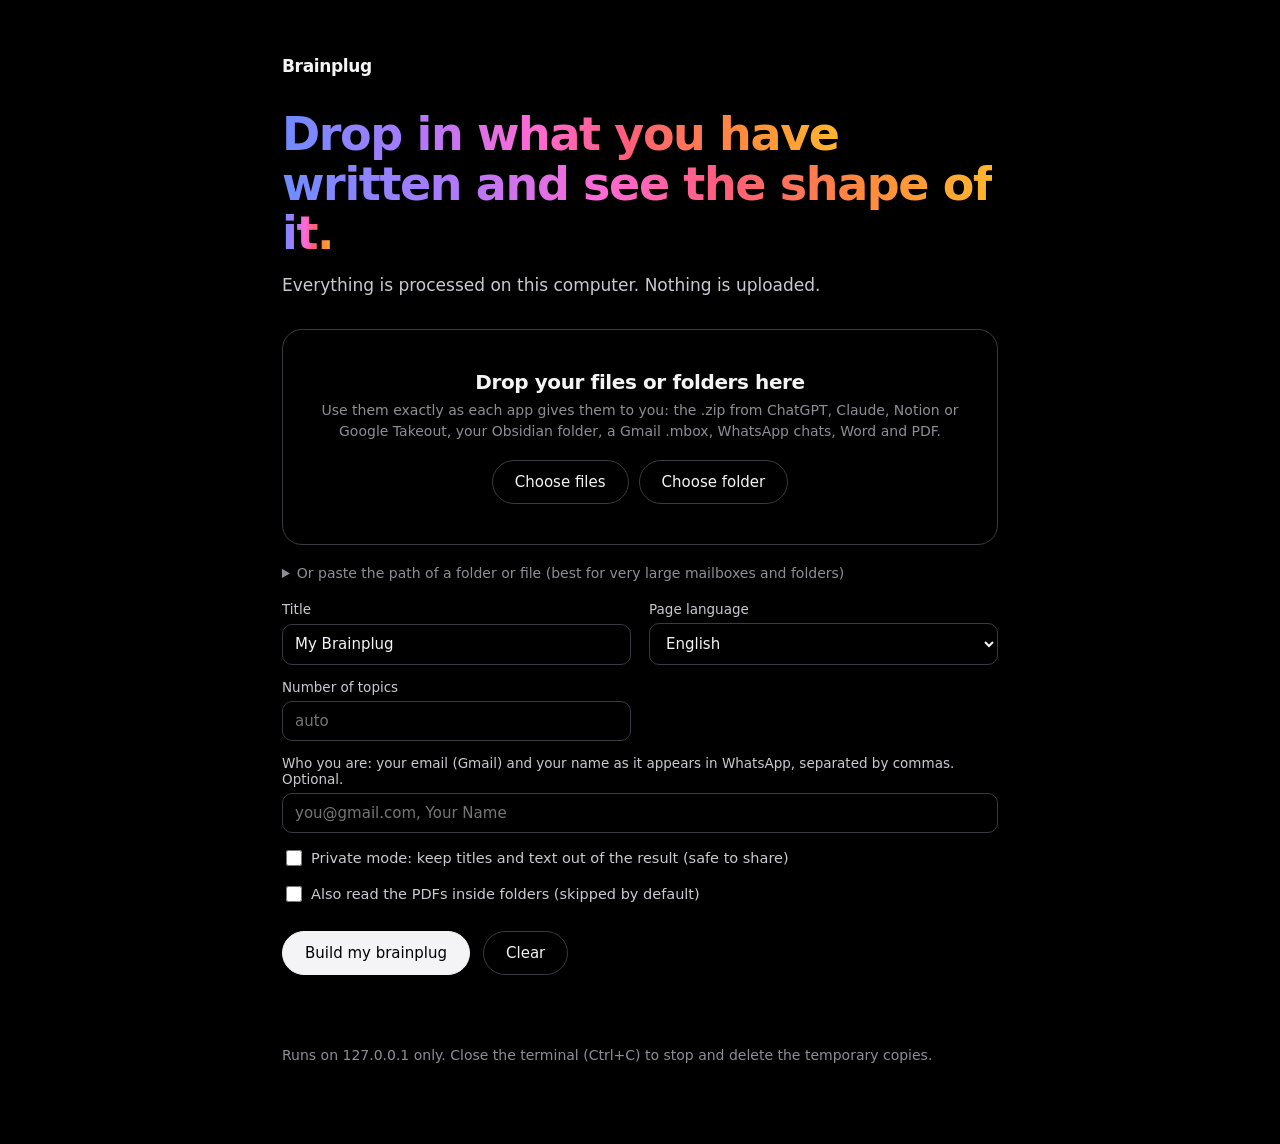
<file: brainplug/templates/app.html>
<!DOCTYPE html>
<html lang="en">
<head>
<meta charset="utf-8">
<meta name="viewport" content="width=device-width, initial-scale=1">
<title>Brainplug</title>
<style>
  :root { --line: #232328; --text: #f4f4f6; --soft: #c9c9d1; --muted: #8d8d96;
    --spectrum: linear-gradient(90deg, #6f8cff 0%, #a77bff 22%, #ff6ad5 45%, #ff5d7a 62%, #ff8a3c 82%, #ffb62e 100%);
    font-family: "Inter", "Segoe UI", system-ui, -apple-system, sans-serif; }
  * { box-sizing: border-box; }
  body { margin: 0; min-height: 100vh; color: var(--text); background: #000; -webkit-font-smoothing: antialiased; }
  main { max-width: 760px; margin: 0 auto; padding: 56px 22px 64px; }
  .mark { font-weight: 600; letter-spacing: -0.02em; font-size: 17px; margin: 0 0 34px; }
  h1 { font-size: clamp(30px, 5vw, 46px); line-height: 1.08; letter-spacing: -0.03em; font-weight: 600; margin: 0 0 14px; }
  h1 span { background: var(--spectrum); -webkit-background-clip: text; background-clip: text; color: transparent;
    -webkit-box-decoration-break: clone; box-decoration-break: clone; padding-bottom: 0.14em; }
  p.lead { color: var(--soft); margin: 0 0 30px; line-height: 1.5; font-size: 17px; }
  #drop { border: 1px solid #3a3a42; border-radius: 20px; padding: 40px 22px; text-align: center; }
  #drop.over { border-color: transparent; background: linear-gradient(#000, #000) padding-box, var(--spectrum) border-box; }
  #drop b { display: block; font-size: 20px; font-weight: 600; letter-spacing: -0.02em; margin-bottom: 6px; }
  #drop small, .muted { color: var(--muted); font-size: 14px; line-height: 1.5; }
  .btn { all: unset; cursor: pointer; padding: 12px 22px; border-radius: 99px; background: var(--text); color: #000; font-weight: 500; font-size: 15px; border: 1px solid var(--text); }
  .btn.ghost { background: none; color: var(--text); border-color: #3a3a42; }
  .btn[disabled] { opacity: 0.4; cursor: default; }
  .btn:focus-visible, input:focus-visible, select:focus-visible, textarea:focus-visible, summary:focus-visible { outline: 2px solid #a77bff; outline-offset: 2px; }
  .rowb { display: flex; gap: 10px; justify-content: center; margin-top: 18px; flex-wrap: wrap; }
  #files { margin: 16px 0 0; font-size: 14.5px; }
  #files div { display: flex; justify-content: space-between; padding: 10px 0; border-bottom: 1px solid var(--line); }
  #files div span:last-child { color: var(--muted); }
  details { margin: 20px 0; } summary { cursor: pointer; color: var(--muted); font-size: 14px; }
  textarea, input[type=text], select { width: 100%; background: #000; border: 1px solid #3a3a42; border-radius: 10px;
    color: var(--text); padding: 10px 12px; font: inherit; font-size: 15px; }
  textarea { min-height: 70px; margin-top: 8px; font-family: ui-monospace, Menlo, Consolas, monospace; font-size: 13px; }
  .opts { display: grid; grid-template-columns: 1fr 1fr; gap: 14px 18px; margin: 20px 0 26px; }
  .opts label { font-size: 13.5px; color: var(--soft); display: grid; gap: 6px; }
  .opts .wide { grid-column: 1 / -1; }
  .check { grid-column: 1 / -1; display: flex !important; align-items: center; gap: 9px; font-size: 14.5px !important; }
  .check input { accent-color: #a77bff; width: 16px; height: 16px; }
  #status { margin: 20px 0; font-size: 15px; min-height: 20px; color: var(--soft); }
  #status.err { color: #ff8a9a; }
  #done { display: none; border-top: 1px solid var(--line); padding: 22px 0 0; }
  #done h2 { margin: 0 0 8px; font-size: 22px; font-weight: 600; letter-spacing: -0.02em; }
  #done li { font-size: 14.5px; margin: 4px 0; color: var(--soft); }
  #notes { color: #ffb62e; font-size: 14px; margin: 8px 0 0; }
  ul { padding-left: 18px; }
  @media (max-width: 600px) { .opts { grid-template-columns: 1fr; } }
</style>
</head>
<body>
<main>
  <p class="mark">Brainplug</p>
  <h1><span data-t="say"></span></h1>
  <p class="lead" data-t="lead"></p>

  <div id="drop">
    <b data-t="drop"></b>
    <small data-t="kinds"></small>
    <div class="rowb">
      <button class="btn ghost" id="pickFiles" data-t="pickFiles"></button>
      <button class="btn ghost" id="pickFolder" data-t="pickFolder"></button>
    </div>
    <input type="file" id="inFiles" multiple hidden>
    <input type="file" id="inFolder" webkitdirectory hidden>
  </div>
  <div id="files"></div>

  <details>
    <summary data-t="pathsSum"></summary>
    <textarea id="paths" spellcheck="false" placeholder="C:\Users\you\Documents\MyVault&#10;/Users/you/Downloads/Takeout/Mail/Sent.mbox"></textarea>
  </details>

  <div class="opts">
    <label><span data-t="title"></span><input type="text" id="title" value="My Brainplug"></label>
    <label><span data-t="lang"></span><select id="lang"><option value="en">English</option><option value="es">Español</option></select></label>
    <label><span data-t="topics"></span><input type="text" id="topics" placeholder="auto"></label>
    <span></span>
    <label class="wide"><span data-t="me"></span><input type="text" id="me" placeholder="you@gmail.com, Your Name" autocomplete="off"></label>
    <label class="check"><input type="checkbox" id="private"><span data-t="private"></span></label>
    <label class="check"><input type="checkbox" id="pdf"><span data-t="pdf"></span></label>
  </div>

  <button class="btn" id="go" data-t="go"></button>
  <button class="btn ghost" id="clear" data-t="clear" style="margin-left:8px"></button>
  <div id="status"></div>

  <div id="done">
    <h2 data-t="done"></h2>
    <p class="muted" id="sum"></p>
    <p id="notes"></p>
    <ul id="topicList"></ul>
    <div class="rowb" style="justify-content:flex-start">
      <a class="btn" id="open" target="_blank" data-t="open"></a>
      <a class="btn ghost" id="save" data-t="save"></a>
    </div>
  </div>
  <p class="muted" style="margin-top:30px" data-t="foot"></p>
</main>
<script>
const TOKEN = '__TOKEN__';
const ES = (navigator.language || '').toLowerCase().startsWith('es');
const T = ES ? {
  say: 'Suelta aquí lo que has escrito y mira qué forma tiene.',
  lead: 'Todo se procesa en este ordenador. No se sube nada a internet.',
  drop: 'Suelta aquí tus archivos o carpetas',
  kinds: 'Sirven tal cual te los da cada app: el .zip de ChatGPT, Claude, Notion o Google Takeout, tu carpeta de Obsidian, un .mbox de Gmail, chats de WhatsApp, Word y PDF.',
  pickFiles: 'Elegir archivos', pickFolder: 'Elegir carpeta',
  pathsSum: 'O pega la ruta de una carpeta o archivo (mejor para buzones y carpetas muy grandes)',
  title: 'Título', lang: 'Idioma de la página', me: 'Quién eres: tu correo (Gmail) y tu nombre tal como sale en WhatsApp, separados por comas. Opcional.', topics: 'Número de temas',
  private: 'Modo privado: no guardar títulos ni texto en el resultado (para compartirlo)',
  pdf: 'Leer también los PDF que haya dentro de las carpetas (por defecto se saltan)',
  go: 'Crear mi brainplug', clear: 'Vaciar', done: 'Listo', open: 'Abrir mi brainplug', save: 'Descargar HTML',
  foot: 'Funciona solo en 127.0.0.1. Cierra la terminal (Ctrl+C) para parar y borrar las copias temporales.',
  copying: (a, b) => `Copiando ${a} de ${b}…`, analysing: 'Analizando… (los buzones grandes pueden tardar unos minutos)',
  none: 'Añade primero algún archivo o carpeta.', summary: (n, s) => `${n} elementos · ${s}`, filesN: n => `${n} archivos listos`,
} : {
  say: 'Drop in what you have written and see the shape of it.',
  lead: 'Everything is processed on this computer. Nothing is uploaded.',
  drop: 'Drop your files or folders here',
  kinds: 'Use them exactly as each app gives them to you: the .zip from ChatGPT, Claude, Notion or Google Takeout, your Obsidian folder, a Gmail .mbox, WhatsApp chats, Word and PDF.',
  pickFiles: 'Choose files', pickFolder: 'Choose folder',
  pathsSum: 'Or paste the path of a folder or file (best for very large mailboxes and folders)',
  title: 'Title', lang: 'Page language', me: 'Who you are: your email (Gmail) and your name as it appears in WhatsApp, separated by commas. Optional.', topics: 'Number of topics',
  private: 'Private mode: keep titles and text out of the result (safe to share)',
  pdf: 'Also read the PDFs inside folders (skipped by default)',
  go: 'Build my brainplug', clear: 'Clear', done: 'Done', open: 'Open my brainplug', save: 'Download HTML',
  foot: 'Runs on 127.0.0.1 only. Close the terminal (Ctrl+C) to stop and delete the temporary copies.',
  copying: (a, b) => `Copying ${a} of ${b}…`, analysing: 'Analysing… (large mailboxes can take a few minutes)',
  none: 'Add a file or folder first.', summary: (n, s) => `${n} items · ${s}`, filesN: n => `${n} files ready`,
};
document.querySelectorAll('[data-t]').forEach(el => { el.textContent = T[el.dataset.t]; });
if (ES) document.getElementById('lang').value = 'es';
const $ = id => document.getElementById(id);
const api = (path, opts = {}) => fetch(path, { ...opts, headers: { 'X-Brainplug-Token': TOKEN, ...(opts.headers || {}) } });

const queue = [];          // {file, path}
const marked = new Set();  // vault roots already flagged
const KEEP = ['.zip', '.md', '.markdown', '.txt', '.mbox', '.docx', '.pdf'];
function wanted(path) {
  const parts = path.split('/'), name = parts[parts.length - 1].toLowerCase();
  if (parts.slice(0, -1).some(p => p.startsWith('.') || p === 'node_modules')) return false;
  if (name.endsWith('.json')) return parts.length === 1 || name === 'conversations.json' || name.includes('activ') || name.includes('brainplug');
  if (name.endsWith('.html')) return name.includes('activ');  // Gemini's MyActivity.html
  return KEEP.some(ext => name.endsWith(ext));
}
function add(file, path) {
  const vault = path.match(/^([^/]+)\/\.obsidian\//);
  if (vault && !marked.has(vault[1])) { marked.add(vault[1]); queue.push({ file: new Blob(['{}']), path: `${vault[1]}/.obsidian/brainplug.json`, hidden: true }); }
  if (wanted(path)) queue.push({ file, path });
}
function list() {
  const shown = queue.filter(q => !q.hidden);
  const groups = new Map();
  shown.forEach(q => { const root = q.path.split('/')[0]; const g = groups.get(root) || { n: 0, size: 0 }; g.n++; g.size += q.file.size; groups.set(root, g); });
  $('files').innerHTML = [...groups].map(([name, g]) => `<div><span>${name.replace(/[<>&]/g, '')}${g.n > 1 ? ` (${g.n})` : ''}</span><span>${g.size < 1e6 ? Math.max(1, Math.round(g.size / 1e3)) + ' KB' : (g.size / 1e6).toFixed(1) + ' MB'}</span></div>`).join('');
  $('status').className = ''; $('status').textContent = shown.length ? T.filesN(shown.length) : '';
}
const readAll = reader => new Promise((res, rej) => reader.readEntries(res, rej));
async function walk(entry, prefix) {
  if (entry.isFile) { const file = await new Promise((res, rej) => entry.file(res, rej)); add(file, prefix + file.name); }
  else if (entry.isDirectory) {
    const reader = entry.createReader();
    for (let batch = await readAll(reader); batch.length; batch = await readAll(reader))
      for (const child of batch) await walk(child, prefix + entry.name + '/');
  }
}
const drop = $('drop');
['dragenter', 'dragover'].forEach(ev => drop.addEventListener(ev, e => { e.preventDefault(); drop.classList.add('over'); }));
['dragleave', 'drop'].forEach(ev => drop.addEventListener(ev, e => { e.preventDefault(); drop.classList.remove('over'); }));
drop.addEventListener('drop', async e => {
  const entries = [...e.dataTransfer.items].map(i => i.webkitGetAsEntry && i.webkitGetAsEntry()).filter(Boolean);
  if (entries.length) for (const entry of entries) await walk(entry, '');
  else [...e.dataTransfer.files].forEach(f => add(f, f.name));
  list();
});
$('pickFiles').onclick = () => $('inFiles').click();
$('pickFolder').onclick = () => $('inFolder').click();
['inFiles', 'inFolder'].forEach(id => $(id).addEventListener('change', e => { [...e.target.files].forEach(f => add(f, f.webkitRelativePath || f.name)); e.target.value = ''; list(); }));
$('clear').onclick = async () => { queue.length = 0; marked.clear(); await api('/reset', { method: 'POST' }); list(); $('done').style.display = 'none'; };

$('go').onclick = async () => {
  const paths = $('paths').value.split('\n').map(s => s.trim()).filter(Boolean);
  const status = $('status');
  status.className = '';
  if (!queue.length && !paths.length) { status.className = 'err'; status.textContent = T.none; return; }
  $('go').disabled = true; $('done').style.display = 'none';
  try {
    await api('/reset', { method: 'POST' });
    for (let i = 0; i < queue.length; i++) {
      status.textContent = T.copying(i + 1, queue.length);
      const r = await api('/upload?name=' + encodeURIComponent(queue[i].path), { method: 'PUT', body: queue[i].file });
      if (!r.ok) throw new Error('upload failed: ' + queue[i].path);
    }
    status.textContent = T.analysing;
    const res = await (await api('/build', { method: 'POST', body: JSON.stringify({
      paths, title: $('title').value, lang: $('lang').value, me: $('me').value,
      topics: parseInt($('topics').value) || null, private: $('private').checked, pdf: $('pdf').checked,
    }) })).json();
    if (!res.ok) throw new Error(res.error);
    status.textContent = '';
    $('sum').textContent = T.summary(res.items.toLocaleString(), res.sources.map(s => `${s.name} ${s.count}`).join(' · '));
    $('notes').textContent = (res.notes || []).join(' ');
    $('topicList').innerHTML = res.topics.map(t => `<li>${t.name.replace(/[<>&]/g, '')} <span class="muted">· ${t.count}</span></li>`).join('');
    $('open').href = '/result?t=' + TOKEN; $('save').href = '/result?download=1&t=' + TOKEN;
    $('done').style.display = 'block';
    $('done').scrollIntoView({ behavior: 'smooth' });
  } catch (err) { status.className = 'err'; status.textContent = err.message; }
  $('go').disabled = false;
};
</script>
</body>
</html>
</file>
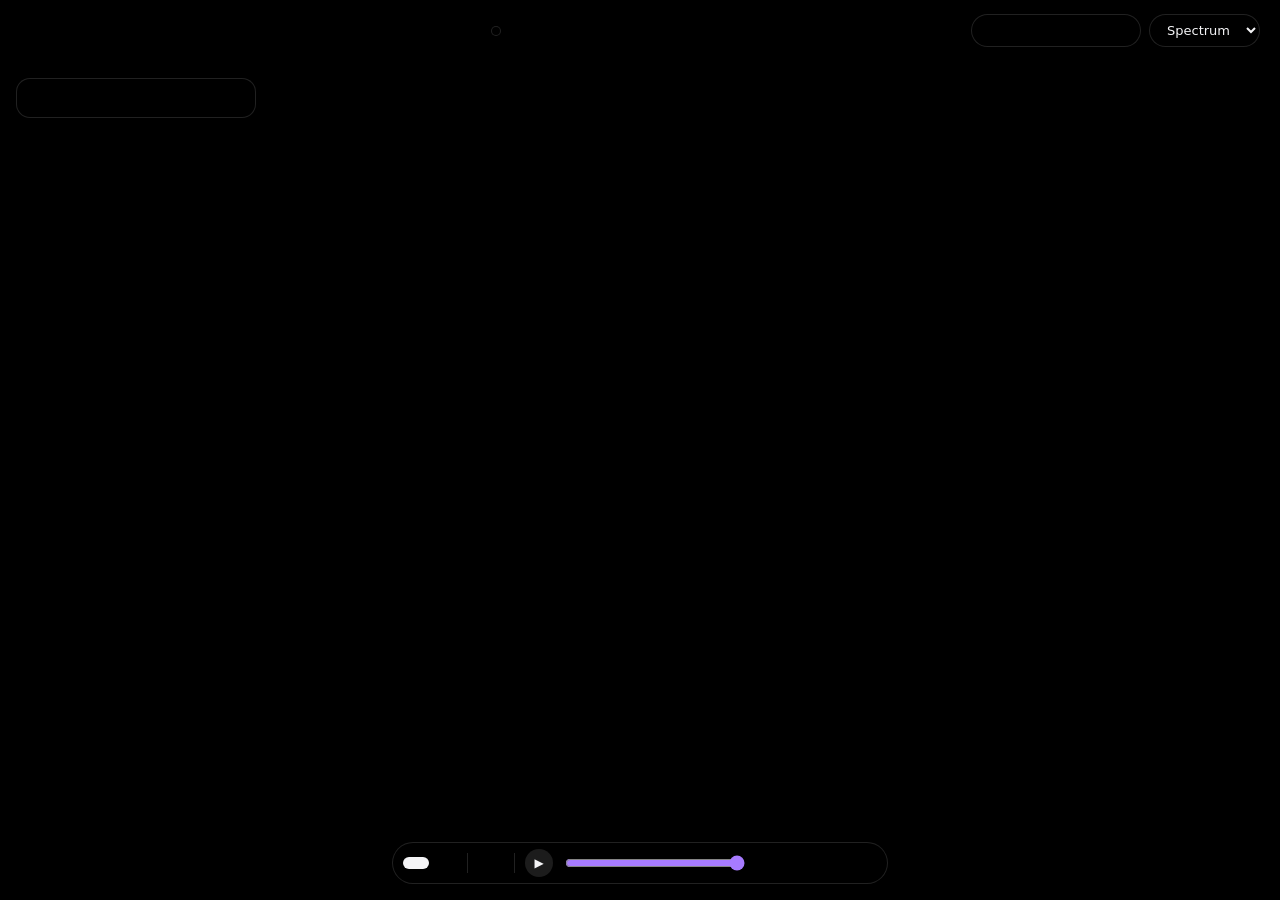
<file: brainplug/templates/viewer.html>
<!DOCTYPE html>
<html lang="__LANG__">
<head>
<meta charset="utf-8">
<meta name="viewport" content="width=device-width, initial-scale=1">
<link rel="icon" href="data:,">
<title>__TITLE__ · Brainplug</title>
<style>
  @font-face { font-family: "Inter"; font-weight: 100 900; font-display: swap;
    src: url([data-uri]) format("woff2"); }
  :root {
    --bg: #000; --panel: rgba(0, 0, 0, 0.74); --line: rgba(255, 255, 255, 0.13);
    --text: #f4f4f6; --muted: #8d8d96; --accent: #a77bff;
    --spectrum: linear-gradient(90deg, #6f8cff 0%, #a77bff 22%, #ff6ad5 45%, #ff5d7a 62%, #ff8a3c 82%, #ffb62e 100%);
    font-family: "Inter", "Segoe UI", system-ui, -apple-system, sans-serif;
  }
  .spectrum { background: var(--spectrum); -webkit-background-clip: text; background-clip: text; color: transparent; }
  * { box-sizing: border-box; }
  html, body { margin: 0; height: 100%; color: var(--text); overflow: hidden; background: #000; }
  button, input, select { font: inherit; color: inherit; }
  header { position: fixed; top: 0; left: 0; right: 0; display: flex; align-items: center; gap: 14px;
    padding: 14px 20px; z-index: 6; pointer-events: none; }
  header > * { pointer-events: auto; }
  .brand { min-width: 0; margin-right: auto; }
  .brand h1 { margin: 0; font-size: 19px; font-weight: 600; letter-spacing: -0.015em; width: fit-content; max-width: 100%; white-space: nowrap; overflow: hidden; text-overflow: ellipsis; }
  .brand p { margin: 2px 0 0; color: var(--muted); font-size: 12px; white-space: nowrap; }
  .badge { margin-left: 8px; padding: 2px 8px; border-radius: 99px; font-size: 11px; font-weight: 500; letter-spacing: 0; color: #000; background: #f4f4f6;
    -webkit-text-fill-color: #000; vertical-align: middle; }
  nav, .pill { display: flex; gap: 2px; background: var(--panel); border: 1px solid var(--line);
    border-radius: 99px; padding: 4px; backdrop-filter: blur(10px); }
  nav button, .pill button { all: unset; cursor: pointer; padding: 6px 13px; border-radius: 99px; font-size: 13px; color: var(--muted); white-space: nowrap; }
  nav button.on, .pill button.on { background: #f4f4f6; color: #000; }
  .tools { display: flex; gap: 8px; margin-left: auto; }
  .tools input, .tools select, .ctl select { background: var(--panel); border: 1px solid var(--line); border-radius: 99px;
    padding: 7px 13px; font-size: 13px; outline: none; backdrop-filter: blur(10px); }
  .tools input { width: 170px; }
  .tools input:focus { border-color: var(--accent); }
  select option { background: #000; }

  .view { position: fixed; inset: 0; display: none; }
  .view.on { display: block; }
  #scene { position: fixed; inset: 0; }
  .panel { background: var(--panel); border: 1px solid var(--line); border-radius: 14px; backdrop-filter: blur(10px); }
  h3 { margin: 0 0 8px; font-size: 12px; font-weight: 500; color: var(--muted); }

  #side { position: fixed; left: 16px; top: 78px; width: 240px; max-height: calc(100% - 160px); overflow: auto; padding: 12px; z-index: 4; }
  .topic { display: grid; grid-template-columns: 12px 1fr auto; gap: 8px; align-items: center; padding: 5px 6px; border-radius: 8px; cursor: pointer; font-size: 13px; }
  .topic:hover, .row:hover, .rel:hover { background: rgba(255, 255, 255, 0.06); }
  .topic.dim, .chip.off { opacity: 0.35; }
  .dot { width: 10px; height: 10px; border-radius: 50%; box-shadow: 0 0 8px currentColor; flex: none; }
  .topic .bar { grid-column: 2 / 4; height: 3px; border-radius: 3px; opacity: 0.7; }
  .n { color: var(--muted); font-variant-numeric: tabular-nums; font-size: 12px; }
  .chips { display: flex; flex-wrap: wrap; gap: 6px; }
  .chip { display: inline-flex; align-items: center; gap: 6px; padding: 4px 9px; border-radius: 99px; font-size: 12px;
    border: 1px solid var(--line); cursor: pointer; user-select: none; white-space: nowrap; }
  .chip.static { cursor: default; }
  .shape { width: 9px; height: 9px; background: currentColor; flex: none; }
  .shape.chat { border-radius: 50%; } .shape.note { transform: rotate(45deg) scale(0.82); }
  .shape.message { border-radius: 50%; background: none; border: 2px solid currentColor; }

  #bar { position: fixed; left: 50%; bottom: 16px; transform: translateX(-50%); display: flex; align-items: center; gap: 10px;
    padding: 6px 10px; z-index: 4; border-radius: 99px; max-width: calc(100% - 20px); }
  #bar .pill { border: 0; background: none; padding: 0; backdrop-filter: none; }
  #bar .sep { width: 1px; height: 20px; background: var(--line); }
  #play { all: unset; cursor: pointer; width: 28px; height: 28px; border-radius: 50%; background: rgba(255, 255, 255, 0.11); text-align: center; line-height: 28px; font-size: 12px; }
  #cut { width: 180px; accent-color: var(--accent); }
  #cutLabel { font-size: 12px; color: var(--muted); min-width: 120px; font-variant-numeric: tabular-nums; }
  #hint { position: fixed; left: 50%; bottom: 62px; transform: translateX(-50%); color: var(--muted); font-size: 11px; z-index: 3; text-align: center; white-space: nowrap; }

  #detail { position: fixed; right: 16px; top: 78px; width: 310px; max-height: calc(100% - 160px); overflow: auto; padding: 14px; z-index: 5; display: none; }
  #detail.on { display: block; }
  #detail h2 { margin: 8px 0 8px; font-size: 16px; line-height: 1.3; }
  #detail .close { all: unset; cursor: pointer; float: right; color: var(--muted); font-size: 18px; line-height: 1; padding: 2px 6px; }
  #detail .meta, .muted { color: var(--muted); font-size: 12px; }
  #detail blockquote { margin: 10px 0; padding: 8px 10px; border-left: 2px solid var(--line); color: #c9c9d1; font-size: 12.5px; line-height: 1.45; }
  .rel { display: grid; grid-template-columns: 10px 1fr auto; gap: 8px; align-items: center; padding: 6px; border-radius: 8px; cursor: pointer; font-size: 12.5px; }
  .rel small { color: var(--muted); }
  #tip { position: fixed; pointer-events: none; z-index: 7; background: rgba(0, 0, 0, 0.94); border: 1px solid var(--line);
    border-radius: 10px; padding: 8px 10px; font-size: 12px; max-width: 260px; display: none; }
  #tip b { display: block; font-size: 13px; margin-bottom: 2px; }
  .label3d { position: fixed; z-index: 3; font-size: 12px; font-weight: 600; pointer-events: none; transform: translate(-50%, -50%);
    text-shadow: 0 0 6px #000, 0 0 12px #000; white-space: nowrap; }
  #sideToggle { display: none; }

  .page { position: fixed; inset: 72px 0 0 0; overflow: auto; padding: 8px 28px 48px; }
  .wrap { max-width: 1120px; margin: 0 auto; }
  .page h2 { font-size: 30px; line-height: 1.15; margin: 10px 0 6px; font-weight: 600; letter-spacing: -0.02em; width: fit-content; max-width: 100%;
    background: var(--spectrum); -webkit-background-clip: text; background-clip: text; color: transparent; }
  .page .sub { color: var(--muted); font-size: 13px; margin: 0 0 16px; }
  .ctl { display: flex; flex-wrap: wrap; gap: 14px; align-items: center; margin: 0 0 14px; font-size: 12px; color: var(--muted); }
  .ctl label { display: flex; align-items: center; gap: 8px; }
  .ctl input[type=range] { accent-color: var(--accent); }
  #wavesSvg { width: 100%; display: block; }
  .grid { display: grid; grid-template-columns: repeat(4, 1fr); gap: 12px; }
  .card { padding: 14px 16px; }
  .card .big { font-size: 28px; font-weight: 600; letter-spacing: -0.02em; font-variant-numeric: tabular-nums; }
  .card .small { color: var(--muted); font-size: 12px; margin-top: 3px; }
  .wide { grid-column: span 2; } .full { grid-column: 1 / -1; }
  #heat { display: grid; grid-template-columns: 34px repeat(24, 1fr); gap: 3px; font-size: 10px; color: var(--muted); }
  #heat div.c { aspect-ratio: 1; border-radius: 3px; }
  .share { display: grid; grid-template-columns: 190px 1fr 56px; gap: 10px; align-items: center; font-size: 13px; margin: 6px 0; }
  .share .track { height: 8px; background: rgba(255, 255, 255, 0.06); border-radius: 8px; overflow: hidden; }
  .share .fill { height: 100%; border-radius: 8px; }
  .share .fill.all { background: var(--spectrum); }
  footer { color: var(--muted); font-size: 11px; text-align: center; margin-top: 26px; }

  #tl { display: grid; grid-template-columns: 190px 1fr; gap: 22px; align-items: start; }
  #tlMonths { position: sticky; top: 0; max-height: calc(100vh - 190px); overflow: auto; padding: 10px; }
  .mo { display: grid; grid-template-columns: 1fr auto; gap: 8px; padding: 5px 8px; border-radius: 8px; cursor: pointer; font-size: 13px; }
  .mo:hover { background: rgba(255, 255, 255, 0.06); }
  .mo i { grid-column: 1 / 3; height: 2px; border-radius: 2px; background: var(--spectrum); opacity: 0.8; }
  .tlHead { font-size: 13px; font-weight: 600; margin: 18px 0 6px; color: var(--muted); }
  .row { display: grid; grid-template-columns: 10px 1fr auto auto; gap: 10px; align-items: center; padding: 7px 8px; border-radius: 8px; cursor: pointer; font-size: 13.5px; }
  .row .ttl { overflow: hidden; text-overflow: ellipsis; white-space: nowrap; }
  .more { all: unset; cursor: pointer; margin: 16px 0; padding: 8px 16px; border-radius: 99px; border: 1px solid var(--line); font-size: 13px; }

  table.pv { border-collapse: separate; border-spacing: 3px; font-size: 12.5px; }
  table.pv th { font-weight: 500; color: var(--muted); text-align: right; padding: 4px 8px; white-space: nowrap; }
  table.pv thead th { text-align: center; }
  table.pv td { text-align: center; padding: 6px 10px; border-radius: 5px; min-width: 44px; font-variant-numeric: tabular-nums; }
  table.pv .tot { color: var(--muted); }
  .scroll { overflow: auto; padding-bottom: 8px; }

  .rv { display: grid; grid-template-columns: repeat(2, 1fr); gap: 12px; }
  .rv .card p { margin: 0 0 8px; font-size: 13.5px; line-height: 1.45; }
  .rv .line { display: flex; align-items: center; gap: 8px; padding: 5px 0; font-size: 13.5px; }
  .rv .line b { font-weight: 600; }
  .rv .go { cursor: pointer; text-decoration: underline; text-decoration-color: var(--line); text-underline-offset: 3px; }
  .arrow { font-variant-numeric: tabular-nums; color: var(--muted); margin-left: auto; white-space: nowrap; }
  pre#ctx { white-space: pre-wrap; font: 12px/1.5 ui-monospace, Menlo, Consolas, monospace; color: #c9c9d1; margin: 0 0 10px;
    max-height: 260px; overflow: auto; padding: 10px; border-radius: 8px; background: rgba(255, 255, 255, 0.05); }
  .btn { all: unset; cursor: pointer; padding: 7px 14px; border-radius: 99px; background: #f4f4f6; color: #000; font-size: 13px; font-weight: 600; }
  .btn:disabled { opacity: 0.45; cursor: wait; }
  .btn[hidden] { display: none; }
  #shareCard { width: min(920px, calc(100% - 24px)); max-height: calc(100% - 24px); padding: 20px;
    color: var(--text); background: #101014; border: 1px solid var(--line); border-radius: 18px; overflow: auto; }
  #shareCard::backdrop { background: rgba(0, 0, 0, 0.8); }
  .card-preview { display: grid; grid-template-columns: minmax(0, 1fr) 240px; gap: 24px; align-items: start; }
  #yearCard { display: block; width: 100%; height: auto; border-radius: 10px; background: #000; }
  .card-actions { display: flex; flex-direction: column; gap: 16px; }
  .card-actions h2 { margin: 0; font-size: 22px; }
  .card-actions p { margin: 0; line-height: 1.5; }
  .card-actions label { display: flex; gap: 8px; align-items: center; font-size: 13px; }
  .card-actions input { accent-color: var(--accent); }
  #cardStatus { min-height: 36px; }
  #closeCard { align-self: start; background: transparent; color: var(--text); border: 1px solid var(--line); }
  @media (max-width: 600px) {
    .card-preview { grid-template-columns: minmax(0, 1fr); gap: 16px; }
    #yearCard { max-height: 52vh; object-fit: contain; }
  }
  button:focus-visible, input:focus-visible, select:focus-visible, .chip:focus-visible { outline: 2px solid #a77bff; outline-offset: 2px; }

  @media (max-width: 900px) {
    header { flex-wrap: wrap; padding: 10px 12px; gap: 8px; }
    nav { order: 3; width: 100%; overflow-x: auto; }
    .tools input { width: 120px; }
    #side { top: auto; bottom: 110px; left: 10px; right: 10px; width: auto; max-height: 34vh; display: none; }
    #side.on { display: block; }
    #sideToggle { display: block; position: fixed; left: 10px; bottom: 66px; z-index: 5; }
    #detail { top: auto; bottom: 110px; left: 10px; right: 10px; width: auto; max-height: 42vh; }
    #bar { bottom: 10px; gap: 6px; padding: 5px 8px; }
    #cut { width: 110px; } #cutLabel, #synWrap, #synSep { display: none; }
    #hint { display: none; }
    .page { inset: 128px 0 0 0; padding: 8px 14px 40px; }
    .grid { grid-template-columns: repeat(2, 1fr); } .rv { grid-template-columns: 1fr; }
    .wide, .full { grid-column: 1 / -1; }
    .share { grid-template-columns: 120px 1fr 44px; }
    #tl { grid-template-columns: 1fr; } #tlMonths { display: none; }
    .row { grid-template-columns: 10px 1fr auto; } .row .src { display: none; }
    .label3d { font-size: 10px; }
  }
</style>
</head>
<body>
<header>
  <div class="brand"><h1 id="title" class="spectrum"></h1><p id="subtitle"></p></div>
  <nav id="tabs"></nav>
  <div class="tools">
    <input id="q" type="search" autocomplete="off">
    <select id="palette" aria-label="palette">
      <option value="spectrum">Spectrum</option><option value="aurora">Aurora</option><option value="lava">Lava</option>
      <option value="ocean">Ocean</option><option value="mono">Mono</option>
    </select>
  </div>
</header>

<section class="view on" id="view-brain">
  <div id="scene"></div>
  <aside id="side" class="panel">
    <h3 id="hTopics"></h3><div id="topics"></div>
    <h3 id="hSources" style="margin-top:14px"></h3><div id="sources" class="chips"></div>
  </aside>
  <button id="sideToggle" class="chip panel"></button>
  <div id="labels"></div>
  <div id="hint"></div>
  <div id="bar" class="panel">
    <div class="pill" id="layout"><button data-m="0" class="on"></button><button data-m="1"></button></div>
    <span class="sep"></span>
    <div class="pill" id="synWrap"><button id="syn"></button></div>
    <span class="sep" id="synSep"></span>
    <button id="play" aria-label="time-lapse">▶</button>
    <input id="cut" type="range" min="0" max="1000" value="1000">
    <span id="cutLabel"></span>
  </div>
  <aside id="detail" class="panel"></aside>
  <div id="tip"></div>
</section>

<section class="view" id="view-timeline"><div class="page"><div class="wrap">
  <h2 id="tlTitle"></h2><p class="sub" id="tlSub"></p>
  <div id="tl"><aside id="tlMonths" class="panel"></aside><div id="tlList"></div></div>
</div></div></section>

<section class="view" id="view-waves"><div class="page"><div class="wrap">
  <h2 id="wvTitle"></h2><p class="sub" id="wvSub"></p>
  <div class="ctl">
    <label><span id="wvSmoothL"></span><input id="wvSmooth" type="range" min="0" max="4" value="1"></label>
    <label><span id="wvScaleL"></span><select id="wvScale"></select></label>
  </div>
  <svg id="wavesSvg"></svg>
</div></div></section>

<section class="view" id="view-tables"><div class="page"><div class="wrap">
  <h2 id="tbTitle"></h2><p class="sub" id="tbSub"></p>
  <div class="ctl">
    <label><span id="tbRowsL"></span><select id="tbRows"></select></label>
    <label><span id="tbColsL"></span><select id="tbCols"></select></label>
    <label><span id="tbMeasL"></span><select id="tbMeas"></select></label>
  </div>
  <div class="scroll" id="tbOut"></div>
</div></div></section>

<section class="view" id="view-review"><div class="page"><div class="wrap">
  <h2 id="rvTitle"></h2><p class="sub" id="rvSub"></p>
  <div class="rv" id="rvCards"></div>
</div></div></section>

<section class="view" id="view-numbers"><div class="page"><div class="wrap">
  <h2 id="nbTitle"></h2><p class="sub" id="nbSub"></p>
  <div class="ctl"><button class="btn" id="shareCardOpen"></button></div>
  <div class="grid" id="cards"></div>
  <footer id="footer"></footer>
</div></div></section>

<dialog id="shareCard" aria-labelledby="shareCardTitle">
  <div class="card-preview">
    <canvas id="yearCard" width="1080" height="1350" role="img"></canvas>
    <div class="card-actions">
      <h2 id="shareCardTitle"></h2>
      <p class="muted" id="shareCardNote"></p>
      <label><input id="showTopicNames" type="checkbox"><span id="showTopicNamesLabel"></span></label>
      <button class="btn" id="downloadCard" disabled></button>
      <button class="btn" id="copyCard" disabled hidden></button>
      <p class="muted" id="cardStatus" role="status" aria-live="polite"></p>
      <button class="btn" id="closeCard"></button>
    </div>
  </div>
</dialog>

<script id="bp-data" type="application/json">__DATA__</script>
<script id="three-src" type="text/plain">__THREE__</script>
<script type="module">
const DATA = JSON.parse(document.getElementById('bp-data').textContent);
const LANG = document.documentElement.lang === 'es' ? 'es' : 'en';
const L = {
  en: {
    tabs: { brain: 'Brain', timeline: 'Timeline', waves: 'Waves', tables: 'Tables', review: 'Review', numbers: 'Numbers' },
    sub: (n, a, b) => `${n} items · ${a} → ${b}`, private: 'private', search: 'Search…',
    topics: 'Topics', sources: 'Sources', brain: 'Brain', galaxy: 'Galaxy', synapses: 'Synapses',
    hint: 'Drag to rotate · scroll to zoom · click a dot to open it',
    kinds: ['AI chat', 'note', 'message'], kindsPl: ['AI chats', 'notes & docs', 'messages'],
    hidden: 'Hidden (private mode)', nodate: 'no date', words: 'words', msgs: 'messages', sent: 'sent',
    related: 'Related', linked: 'linked', similar: 'similar', none: 'Nothing related found.',
    privateNote: 'Private mode: titles and text are not in this file.', soFar: 'so far',
    tlTitle: 'Timeline', tlSub: 'Everything you wrote, newest first. Click an entry to find it in the brain.',
    showMore: 'Show more', noMatch: 'Nothing matches the current filters.',
    wvTitle: 'How your interests rise and fall', wvSub: 'Items per month for each topic.',
    smooth: 'Smoothing', scale: 'Scale', shared: 'Shared', own: 'Each topic its own',
    tbTitle: 'Table builder', tbSub: 'Cross any two properties of your record.',
    rows: 'Rows', cols: 'Columns', measure: 'Measure', total: 'Total',
    dims: { topic: 'Topic', source: 'Source', kind: 'Type', year: 'Year', month: 'Month', weekday: 'Weekday', daypart: 'Time of day' },
    meas: { items: 'Items', words: 'Words you wrote', writes: 'Messages you sent' },
    dayparts: ['Night (0–6)', 'Morning (6–12)', 'Afternoon (12–18)', 'Evening (18–24)'],
    rvTitle: 'Review', rvSub: d => `What changed in your thinking, as of ${d}.`,
    rising: 'Heating up', fading: 'Cooling down', vs: d => `last ${d} days vs the ${d} before`,
    dormant: 'Left behind', dormantRow: (d, n) => `nothing since ${d} (${n} days)`,
    newest: 'Newest interest', since: m => `first appeared in ${m}`,
    bridges: 'Bridges between topics', bridgeRow: n => `${n} item${n === 1 ? '' : 's'} in between`,
    cross: 'Across your tools', crossSub: n => `${n} connections join things you wrote in different apps.`,
    deep: 'Deep dives', yearAgo: 'This month, a year ago', nothing: 'Nothing here yet.',
    ctx: 'Context card for your AI', ctxSub: 'Paste this into ChatGPT or Claude so it knows what you care about.',
    copy: 'Copy', copied: 'Copied ✓',
    cardOpen: 'Share', cardTitle: 'Your year with AI', cardAllTime: 'All time',
    cardNote: 'Activity uses item dates and hours. Check your preview before sharing.',
    cardTopics: 'Show topic names', cardTopic: n => `Topic ${n}`, cardDownload: 'Download PNG',
    cardCopy: 'Copy image', cardClose: 'Close', cardError: 'Could not create the image. Please try again.',
    cardCopyError: 'Could not copy the image. Download the PNG instead.', cardHour: 'Favourite hour',
    cardChatWords: 'Words written to AI chats', cardSources: 'Top sources', cardTopTopics: 'Top topics · share of items',
    ctxHead: (a, b) => `# About me\n(Generated by Brainplug from my own writing, ${a} to ${b}.)`,
    ctxTopics: 'What I think and write about most:', ctxNow: 'Lately I am focused on:', ctxDrop: 'I have moved away from:',
    ctxHabit: (d, h) => `I do most of my thinking on ${d}s around ${h}:00.`,
    ctxEnd: 'Use this to pick relevant examples. Ask before assuming anything else about me.',
    nbTitle: 'Your record in numbers', nbSub: (a, b) => `From ${a} to ${b}.`,
    items: 'Items', writes: 'Things you wrote', wordsYou: 'Words you wrote', pages: 'pages',
    activeDays: 'Active days', streak: 'Longest streak', days: 'days in a row',
    busiestMonth: 'Busiest month', rhythm: 'Your rhythm', mostOn: (d, h) => `Most active on ${d}s around ${h}:00`,
    night: 'Night owl', nightSub: 'of what you wrote, between 00:00 and 06:00', longest: 'Longest item',
    bySource: 'Where you write', heat: 'When you write', share: 'What you write about', undated: n => `${n} without a date`,
    footer: v => `Made with Brainplug ${v} · generated locally, nothing left your computer`,
    src: { memory: 'AI memory' },
    weekdays: ['Mon', 'Tue', 'Wed', 'Thu', 'Fri', 'Sat', 'Sun'],
    weekdaysLong: ['Monday', 'Tuesday', 'Wednesday', 'Thursday', 'Friday', 'Saturday', 'Sunday'],
    months: ['Jan', 'Feb', 'Mar', 'Apr', 'May', 'Jun', 'Jul', 'Aug', 'Sep', 'Oct', 'Nov', 'Dec'],
  },
  es: {
    tabs: { brain: 'Cerebro', timeline: 'Cronología', waves: 'Olas', tables: 'Tablas', review: 'Repaso', numbers: 'Números' },
    sub: (n, a, b) => `${n} elementos · ${a} → ${b}`, private: 'privado', search: 'Buscar…',
    topics: 'Temas', sources: 'Fuentes', brain: 'Cerebro', galaxy: 'Galaxia', synapses: 'Sinapsis',
    hint: 'Arrastra para girar · rueda para acercar · pulsa un punto para abrirlo',
    kinds: ['chat con IA', 'nota', 'mensaje'], kindsPl: ['chats con IA', 'notas y documentos', 'mensajes'],
    hidden: 'Oculto (modo privado)', nodate: 'sin fecha', words: 'palabras', msgs: 'mensajes', sent: 'enviados',
    related: 'Relacionado', linked: 'enlazado', similar: 'parecido', none: 'No hay nada relacionado.',
    privateNote: 'Modo privado: los títulos y el texto no están en este archivo.', soFar: 'hasta aquí',
    tlTitle: 'Cronología', tlSub: 'Todo lo que has escrito, de lo más nuevo a lo más antiguo. Pulsa una entrada para verla en el cerebro.',
    showMore: 'Ver más', noMatch: 'Nada coincide con los filtros actuales.',
    wvTitle: 'Cómo suben y bajan tus intereses', wvSub: 'Elementos al mes de cada tema.',
    smooth: 'Suavizado', scale: 'Escala', shared: 'Compartida', own: 'Propia de cada tema',
    tbTitle: 'Constructor de tablas', tbSub: 'Cruza dos propiedades cualesquiera de tu registro.',
    rows: 'Filas', cols: 'Columnas', measure: 'Medida', total: 'Total',
    dims: { topic: 'Tema', source: 'Fuente', kind: 'Tipo', year: 'Año', month: 'Mes', weekday: 'Día de la semana', daypart: 'Momento del día' },
    meas: { items: 'Elementos', words: 'Palabras escritas', writes: 'Mensajes enviados' },
    dayparts: ['Madrugada (0–6)', 'Mañana (6–12)', 'Tarde (12–18)', 'Noche (18–24)'],
    rvTitle: 'Repaso', rvSub: d => `Qué ha cambiado en lo que piensas, a fecha de ${d}.`,
    rising: 'Al alza', fading: 'A la baja', vs: d => `últimos ${d} días frente a los ${d} anteriores`,
    dormant: 'Abandonados', dormantRow: (d, n) => `nada desde el ${d} (${n} días)`,
    newest: 'Interés más reciente', since: m => `apareció por primera vez en ${m}`,
    bridges: 'Puentes entre temas', bridgeRow: n => `${n} elemento${n === 1 ? '' : 's'} a medio camino`,
    cross: 'Entre tus herramientas', crossSub: n => `${n} conexiones unen cosas que escribiste en apps distintas.`,
    deep: 'Inmersiones', yearAgo: 'Este mes, hace un año', nothing: 'Aún no hay nada aquí.',
    ctx: 'Ficha de contexto para tu IA', ctxSub: 'Pégala en ChatGPT o Claude para que sepa qué te interesa.',
    copy: 'Copiar', copied: 'Copiado ✓',
    cardOpen: 'Compartir', cardTitle: 'Tu año con la IA', cardAllTime: 'Todo el historial',
    cardNote: 'La actividad usa las fechas y horas de los elementos. Revisa la tarjeta antes de compartirla.',
    cardTopics: 'Mostrar nombres de temas', cardTopic: n => `Tema ${n}`, cardDownload: 'Descargar PNG',
    cardCopy: 'Copiar imagen', cardClose: 'Cerrar', cardError: 'No se pudo crear la imagen. Inténtalo de nuevo.',
    cardCopyError: 'No se pudo copiar la imagen. Descarga el PNG.', cardHour: 'Hora favorita',
    cardChatWords: 'Palabras escritas en chats con IA', cardSources: 'Fuentes principales', cardTopTopics: 'Temas principales · proporción de elementos',
    ctxHead: (a, b) => `# Sobre mí\n(Generado por Brainplug a partir de lo que he escrito, del ${a} al ${b}.)`,
    ctxTopics: 'Sobre lo que más pienso y escribo:', ctxNow: 'Últimamente estoy centrado en:', ctxDrop: 'He dejado de lado:',
    ctxHabit: (d, h) => `Suelo pensar y escribir los ${d} sobre las ${h}:00.`,
    ctxEnd: 'Úsalo para elegir ejemplos relevantes. Pregunta antes de suponer cualquier otra cosa sobre mí.',
    nbTitle: 'Tu registro en números', nbSub: (a, b) => `Del ${a} al ${b}.`,
    items: 'Elementos', writes: 'Cosas que escribiste', wordsYou: 'Palabras escritas', pages: 'páginas',
    activeDays: 'Días activos', streak: 'Racha más larga', days: 'días seguidos',
    busiestMonth: 'Mes con más actividad', rhythm: 'Tu ritmo', mostOn: (d, h) => `Más activo los ${d} sobre las ${h}:00`,
    night: 'Búho nocturno', nightSub: 'de lo que escribiste, entre las 00:00 y las 06:00', longest: 'Elemento más largo',
    bySource: 'Dónde escribes', heat: 'Cuándo escribes', share: 'De qué escribes', undated: n => `${n} sin fecha`,
    footer: v => `Hecho con Brainplug ${v} · generado en local, nada salió de tu ordenador`,
    src: { memory: 'Memoria de la IA', notes: 'Notas' },
    weekdays: ['Lun', 'Mar', 'Mié', 'Jue', 'Vie', 'Sáb', 'Dom'],
    weekdaysLong: ['lunes', 'martes', 'miércoles', 'jueves', 'viernes', 'sábados', 'domingos'],
    months: ['ene', 'feb', 'mar', 'abr', 'may', 'jun', 'jul', 'ago', 'sep', 'oct', 'nov', 'dic'],
  },
}[LANG];

const N = DATA.numbers, P = DATA.points, IT = DATA.items, TP = DATA.topics, E = DATA.edges, R = DATA.review;
const SRC = Object.fromEntries(N.sources.map(s => [s.id, s]));
const KIND = ['chat', 'note', 'message'];
const $ = id => document.getElementById(id);
const esc = s => String(s).replace(/[&<>"]/g, c => ({ '&': '&amp;', '<': '&lt;', '>': '&gt;', '"': '&quot;' }[c]));
const fmt = n => Number(n).toLocaleString(LANG);
const monthName = ym => { const [y, m] = ym.split('-'); return `${L.months[+m - 1]} ${y}`; };
const touch = matchMedia('(pointer: coarse)').matches;
const narrow = () => innerWidth < 900;

const PALETTES = {
  spectrum: ['#6f8cff', '#ff6ad5', '#ffb62e', '#a77bff', '#ff5d7a', '#ff8a3c', '#b9c6ff', '#ffb3e6', '#ffe1a3', '#cf74f0', '#ff7359', '#d9c2ff', '#8f83ff', '#ff64a8', '#ffa035', '#ffc2a1'],
  aurora: ['#4cc9f0', '#f72585', '#b8f35a', '#ffb703', '#9d4edd', '#2ec4b6', '#ff6b6b', '#ffd6a5', '#80ffdb', '#c77dff', '#f15bb5', '#00bbf9', '#fee440', '#a0c4ff', '#ff9f1c', '#06d6a0'],
  lava: ['#ffd166', '#ff9f1c', '#ff6b35', '#f94144', '#ffe8a3', '#f8961e', '#ff8fa3', '#e85d04', '#ffba08', '#ff4d6d', '#ffb4a2', '#dc2f02', '#f9c74f', '#e5989b', '#faa307', '#ff7b54'],
  ocean: ['#4cc9f0', '#80ffdb', '#4895ef', '#64dfdf', '#9d8df1', '#48bfe3', '#72efdd', '#5e60ce', '#90e0ef', '#06d6a0', '#00b4d8', '#ade8f4', '#7b8cff', '#56cfe1', '#b8f1ff', '#3fa7d6'],
  mono: ['#ffffff', '#c8d0dc', '#9aa5b5', '#e9ecef', '#b3bcc9', '#dfe4ea', '#8f9bad', '#f4f6f8', '#aab4c3', '#d3d9e1', '#bfc7d2', '#eef1f5', '#a2adbd', '#cfd6df', '#e3e7ec', '#98a3b3'],
};
let pal = 'spectrum';
const col = k => PALETTES[pal][k % 16];
const itemTitle = i => IT[i].t ? esc(IT[i].t) : `<i>${L.hidden}</i>`;
const itemDate = i => IT[i].u ? L.nodate : IT[i].d;
const srcName = s => L.src[s] || (SRC[s] ? SRC[s].name : s);
const kindOf = i => KIND[P[i][9]];
const dotHtml = k => `<span class="dot" style="background:${col(k)};color:${col(k)}"></span>`;

/* ---------------------------------------------------------------- state */
const S = { view: 'brain', focus: -1, off: new Set(), q: '', sel: -1, morph: 0, morphTo: 0, cut: 1, playing: false, syn: false };
const hay = IT.map(it => `${it.t || ''} ${(it.tm || []).join(' ')} ${TP[it.k].name} ${srcName(it.s)}`.toLowerCase());
const vis = new Uint8Array(IT.length).fill(1);
const order = IT.map((_, i) => i).sort((a, b) => IT[b].d < IT[a].d ? -1 : IT[b].d > IT[a].d ? 1 : b - a);
const adj = IT.map(() => []);
E.forEach(([a, b, w, kind]) => { adj[a].push({ j: b, w, kind }); adj[b].push({ j: a, w, kind }); });
adj.forEach(list => list.sort((x, y) => y.kind - x.kind || y.w - x.w));

$('title').innerHTML = esc(DATA.meta.title) + (DATA.meta.private ? `<span class="badge">${L.private}</span>` : '');
$('subtitle').textContent = L.sub(fmt(N.items), N.first, N.last);
$('q').placeholder = L.search;
$('hTopics').textContent = L.topics; $('hSources').textContent = L.sources;
$('hint').textContent = L.hint;
$('sideToggle').textContent = L.topics;
$('sideToggle').onclick = () => $('side').classList.toggle('on');
document.querySelector('#layout [data-m="0"]').textContent = L.brain;
document.querySelector('#layout [data-m="1"]').textContent = L.galaxy;
$('syn').textContent = L.synapses;

/* ----------------------------------------------------------------- tabs */
const views = { brain: () => {}, timeline: drawTimeline, waves: drawWaves, tables: drawTable, review: drawReview, numbers: drawNumbers };
Object.keys(views).forEach(v => {
  const b = document.createElement('button');
  b.textContent = L.tabs[v]; b.dataset.view = v; b.className = v === 'brain' ? 'on' : '';
  b.onclick = () => show(v);
  $('tabs').appendChild(b);
});
function show(v) {
  S.view = v;
  document.querySelectorAll('#tabs button').forEach(x => x.classList.toggle('on', x.dataset.view === v));
  document.querySelectorAll('.view').forEach(x => x.classList.toggle('on', x.id === 'view-' + v));
  views[v]();
}

/* ------------------------------------------------------ legend, sources */
function drawLegend() {
  $('topics').innerHTML = TP.map(t => `<div class="topic${S.focus >= 0 && S.focus !== t.id ? ' dim' : ''}" data-k="${t.id}">
    ${dotHtml(t.id)}<span>${esc(t.name)}</span><span class="n">${t.count}</span>
    <span class="bar" style="background:${col(t.id)};width:${Math.max(4, t.share * 100 / TP[0].share)}%"></span></div>`).join('');
  $('topics').querySelectorAll('.topic').forEach(el => el.onclick = () => { S.focus = S.focus === +el.dataset.k ? -1 : +el.dataset.k; refilter(); });
  $('sources').innerHTML = N.sources.map(s => {
    const kind = KIND[P[IT.findIndex(it => it.s === s.id)][9]];
    return `<span class="chip${S.off.has(s.id) ? ' off' : ''}" data-s="${s.id}"><span class="shape ${kind}"></span>${esc(srcName(s.id))} <span class="n">${s.count}</span></span>`;
  }).join('');
  $('sources').querySelectorAll('.chip').forEach(el => el.onclick = () => { S.off.has(el.dataset.s) ? S.off.delete(el.dataset.s) : S.off.add(el.dataset.s); refilter(); });
}
$('q').addEventListener('input', e => { S.q = e.target.value.trim().toLowerCase(); refilter(); });
$('palette').addEventListener('change', e => { pal = e.target.value; recolor(); });

/* ---------------------------------------------------------------- three */
const THREE = await import(URL.createObjectURL(new Blob([$('three-src').textContent], { type: 'text/javascript' })));
const host = $('scene');
const renderer = new THREE.WebGLRenderer({ antialias: true, alpha: true, preserveDrawingBuffer: true });
renderer.setPixelRatio(Math.min(devicePixelRatio, 2));
host.appendChild(renderer.domElement);
const scene = new THREE.Scene();
const camera = new THREE.PerspectiveCamera(38, 1, 0.1, 100);
const root = new THREE.Group();
scene.add(root);

const U = { uScale: { value: 1 }, uTime: { value: 0 }, uMorph: { value: 0 }, uCut: { value: 1 } };
const vert = `
  attribute vec3 pos2; attribute float size; attribute float alpha; attribute vec3 color; attribute float tn; attribute float shape;
  uniform float uScale; uniform float uTime; uniform float uMode; uniform float uMorph; uniform float uCut;
  varying vec3 vColor; varying float vAlpha; varying float vShape;
  void main() {
    vec3 p = mix(position, pos2, uMorph);
    float a = alpha;
    if (uMode > 0.5 && uMode < 1.5) a *= 0.65 + 0.35 * sin(uTime * 1.3 + position.y * 5.0 + position.z * 3.0);
    if (uMode > 1.5) a *= 0.45 + 0.55 * pow(0.5 + 0.5 * sin(uTime * 2.2 - position.y * 7.0), 3.0);
    a *= step(tn, uCut);
    float fresh = (1.0 - smoothstep(0.0, 0.035, uCut - tn)) * step(uCut, 0.999) * step(0.0, tn);
    vColor = color + fresh * 0.6; vAlpha = a; vShape = shape;
    vec4 mv = modelViewMatrix * vec4(p, 1.0);
    gl_PointSize = size * (1.0 + 1.8 * fresh) * uScale / -mv.z;
    gl_Position = projectionMatrix * mv;
  }`;
const frag = `
  varying vec3 vColor; varying float vAlpha; varying float vShape;
  void main() {
    vec2 c = gl_PointCoord - 0.5;
    float d = length(c), a, core;
    if (vShape < 0.5) {                      // chat: soft disc
      if (d > 0.5) discard;
      a = smoothstep(0.5, 0.0, d); a *= a; core = smoothstep(0.16, 0.0, d);
    } else if (vShape < 1.5) {               // note: diamond
      float m = abs(c.x) + abs(c.y);
      if (m > 0.5) discard;
      a = smoothstep(0.5, 0.05, m); a = a * a * 1.25; core = smoothstep(0.2, 0.0, m);
    } else {                                 // message: ring
      if (d > 0.5) discard;
      float ring = smoothstep(0.5, 0.4, d) * smoothstep(0.22, 0.32, d);
      a = max(ring * 0.9, pow(smoothstep(0.5, 0.0, d), 2.0) * 0.45); core = ring * 0.6;
    }
    gl_FragColor = vec4(vColor * (0.55 + 0.9 * core), a * vAlpha);
  }`;
function cloud(attrs, mode) {
  const g = new THREE.BufferGeometry();
  for (const [name, arr, n] of attrs) g.setAttribute(name, new THREE.Float32BufferAttribute(arr, n));
  const m = new THREE.ShaderMaterial({ vertexShader: vert, fragmentShader: frag, transparent: true, depthWrite: false,
    blending: THREE.AdditiveBlending, uniforms: { ...U, uMode: { value: mode } } });
  const p = new THREE.Points(g, m);
  p.frustumCulled = false;
  root.add(p);
  return p;
}
const rgb = k => new THREE.Color(col(k)).toArray();
const flat = (rows, a, b) => { const out = new Float32Array(rows.length * (b - a)); rows.forEach((r, i) => { for (let j = a; j < b; j++) out[i * (b - a) + j - a] = r[j]; }); return out; };
function rnd32(a) { return () => { a |= 0; a = a + 0x6D2B79F5 | 0; let t = Math.imul(a ^ a >>> 15, 1 | a); t = t + Math.imul(t ^ t >>> 7, 61 | t) ^ t; return ((t ^ t >>> 14) >>> 0) / 4294967296; }; }

// decorative shell: brain outline that turns into galactic dust and orbit rings
const nShell = DATA.shell.length / 3, rnd = rnd32(42), dust = new Float32Array(nShell * 3);
const gauss = () => Math.sqrt(-2 * Math.log(rnd() + 1e-9)) * Math.cos(6.2832 * rnd());
for (let i = 0; i < nShell; i++) {
  let r, ang = rnd() * 6.2832, y;
  if (rnd() < 0.3) { r = [0.78, 1.22, 1.66, 2.08][i % 4] + (rnd() - 0.5) * 0.012; y = (rnd() - 0.5) * 0.012; }
  else { r = 0.3 + 1.9 * Math.sqrt(rnd()); y = gauss() * 0.045; if (rnd() < 0.6) ang = 6.2832 * Math.floor(rnd() * TP.length) / TP.length + 1.75 * r + gauss() * 0.3; }
  dust.set([r * Math.cos(ang), y, r * Math.sin(ang)], i * 3);
}
const shellCloud = cloud([['position', DATA.shell, 3], ['pos2', dust, 3], ['color', new Float32Array(nShell * 3).map((_, i) => [0.55, 0.65, 0.95][i % 3]), 3],
  ['size', new Float32Array(nShell).fill(5.5), 1], ['alpha', new Float32Array(nShell).fill(0.5), 1],
  ['tn', new Float32Array(nShell).fill(-1), 1], ['shape', new Float32Array(nShell), 1]], 1);

const baseSize = P.map(p => 15 * p[7]);
const ptCloud = cloud([['position', flat(P, 0, 3), 3], ['pos2', flat(P, 3, 6), 3], ['color', P.flatMap(p => rgb(p[6])), 3],
  ['size', baseSize.slice(), 1], ['alpha', new Float32Array(P.length).fill(0.95), 1], ['tn', P.map(p => p[8]), 1], ['shape', P.map(p => p[9]), 1]], 0);

const SP = DATA.spine;
const spCloud = cloud([['position', flat(SP, 0, 3), 3], ['pos2', flat(SP, 3, 6), 3], ['color', SP.flatMap(s => rgb(s[6])), 3],
  ['size', new Float32Array(SP.length).fill(5), 1], ['alpha', new Float32Array(SP.length).fill(0.75), 1],
  ['tn', SP.map(s => s[7]), 1], ['shape', new Float32Array(SP.length), 1]], 2);

// lines: all connections ("synapses") and the selected item's connections
const lineVert = `attribute vec3 pos2; attribute float tn; uniform float uMorph; varying float vT;
  void main() { vT = tn; gl_Position = projectionMatrix * modelViewMatrix * vec4(mix(position, pos2, uMorph), 1.0); }`;
const lineFrag = `uniform vec3 uColor; uniform float uOpacity; uniform float uCut; varying float vT;
  void main() { if (vT > uCut) discard; gl_FragColor = vec4(uColor, uOpacity); }`;
function lines(pairs, color, opacity) {
  const a = new Float32Array(pairs.length * 6), b = new Float32Array(pairs.length * 6), t = new Float32Array(pairs.length * 2);
  pairs.forEach(([i, j], n) => {
    a.set(P[i].slice(0, 3), n * 6); a.set(P[j].slice(0, 3), n * 6 + 3);
    b.set(P[i].slice(3, 6), n * 6); b.set(P[j].slice(3, 6), n * 6 + 3);
    t[n * 2] = t[n * 2 + 1] = Math.max(P[i][8], P[j][8]);
  });
  const g = new THREE.BufferGeometry();
  g.setAttribute('position', new THREE.BufferAttribute(a, 3)); g.setAttribute('pos2', new THREE.BufferAttribute(b, 3));
  g.setAttribute('tn', new THREE.BufferAttribute(t, 1));
  const m = new THREE.ShaderMaterial({ vertexShader: lineVert, fragmentShader: lineFrag, transparent: true, depthWrite: false,
    blending: THREE.AdditiveBlending, uniforms: { uMorph: U.uMorph, uCut: U.uCut, uColor: { value: new THREE.Color(color) }, uOpacity: { value: opacity } } });
  const obj = new THREE.LineSegments(g, m);
  obj.frustumCulled = false;
  root.add(obj);
  return obj;
}
const drop = obj => { if (obj) { root.remove(obj); obj.geometry.dispose(); obj.material.dispose(); } return null; };
let synLines = null, selLines = null;
function drawSynapses() {
  synLines = drop(synLines);
  if (S.syn) synLines = lines(E.filter(([a, b]) => vis[a] && vis[b]), '#9fb4ff', 0.13);
}
$('syn').onclick = () => { S.syn = !S.syn; $('syn').classList.toggle('on', S.syn); drawSynapses(); };

/* -------------------------------------------------------------- filters */
function refilter() {
  let n = 0;
  const a = ptCloud.geometry.attributes.alpha;
  for (let i = 0; i < IT.length; i++) {
    vis[i] = (S.focus < 0 || IT[i].k === S.focus) && !S.off.has(IT[i].s) && (!S.q || hay[i].includes(S.q)) ? 1 : 0;
    a.array[i] = vis[i] ? 0.95 : 0.05;
    n += vis[i];
  }
  a.needsUpdate = true;
  const sa = spCloud.geometry.attributes.alpha;
  SP.forEach((s, i) => { sa.array[i] = S.focus < 0 || s[6] === S.focus ? 0.75 : 0.04; });
  sa.needsUpdate = true;
  labels.forEach((l, k) => { l.el.style.opacity = S.focus < 0 || S.focus === k ? 1 : 0.15; });
  $('subtitle').textContent = n === IT.length ? L.sub(fmt(N.items), N.first, N.last) : `${fmt(n)} / ${fmt(IT.length)}`;
  drawLegend();
  drawSynapses();
  if (S.view === 'timeline') drawTimeline();
}
function recolor() {
  const c = ptCloud.geometry.attributes.color; P.forEach((p, i) => c.array.set(rgb(p[6]), i * 3)); c.needsUpdate = true;
  const sc = spCloud.geometry.attributes.color; SP.forEach((s, i) => sc.array.set(rgb(s[6]), i * 3)); sc.needsUpdate = true;
  labels.forEach((l, k) => { l.el.style.color = col(k); });
  drawLegend(); select(S.sel); views[S.view]();
}

/* --------------------------------------------------------------- labels */
const centre = (k, o) => { const c = new THREE.Vector3(); let n = 0; P.forEach(p => { if (p[6] === k) { c.x += p[o]; c.y += p[o + 1]; c.z += p[o + 2]; n++; } }); return c.divideScalar(Math.max(1, n)); };
const labels = TP.map(t => {
  const el = document.createElement('div');
  el.className = 'label3d'; el.style.color = col(t.id); el.textContent = t.name;
  $('labels').appendChild(el);
  return { el, a: centre(t.id, 0), b: centre(t.id, 3) };
});

/* ------------------------------------------------------- camera, picking */
let yaw = -1.25, pitch = 0.18, dist = 5.0, pitchTo = 0.18, distTo = 5.0, gliding = false;
let autoRotate = true, dragging = false, moved = 0, lastX = 0, lastY = 0, pinch = 0, idle = 0;
const el = renderer.domElement, mouse = { x: -9, y: -9 }, v = new THREE.Vector3();
const zoom = f => { dist = Math.max(2.2, Math.min(14, dist * f)); gliding = false; };
el.addEventListener('pointerdown', e => { dragging = true; moved = 0; autoRotate = false; gliding = false; lastX = e.clientX; lastY = e.clientY; clearTimeout(idle); });
addEventListener('pointerup', () => { if (dragging) { dragging = false; idle = setTimeout(() => { if (S.sel < 0) autoRotate = true; }, 5000); } });
addEventListener('pointermove', e => {
  if (dragging) {
    yaw += (e.clientX - lastX) * 0.006;
    pitch = Math.max(-1.3, Math.min(1.3, pitch + (e.clientY - lastY) * 0.004));
    moved += Math.abs(e.clientX - lastX) + Math.abs(e.clientY - lastY);
    lastX = e.clientX; lastY = e.clientY;
  }
  mouse.x = e.clientX; mouse.y = e.clientY;
});
el.addEventListener('click', e => { if (moved < 6) select(pick(e.clientX, e.clientY)); });
el.addEventListener('wheel', e => { e.preventDefault(); zoom(1 + e.deltaY * 0.001); }, { passive: false });
el.addEventListener('touchmove', e => {
  if (e.touches.length === 2) {
    const d = Math.hypot(e.touches[0].clientX - e.touches[1].clientX, e.touches[0].clientY - e.touches[1].clientY);
    if (pinch) zoom(pinch / d);
    pinch = d;
  }
}, { passive: true });
el.addEventListener('touchend', () => { pinch = 0; });

function place(i, out) {
  const p = P[i], m = S.morph;
  return out.set(p[0] + (p[3] - p[0]) * m, p[1] + (p[4] - p[1]) * m, p[2] + (p[5] - p[2]) * m).add(root.position);
}
function screen(vec) { vec.project(camera); return { x: (vec.x * 0.5 + 0.5) * innerWidth, y: (-vec.y * 0.5 + 0.5) * innerHeight, z: vec.z }; }
function pick(mx, my) {
  let best = -1, bd = touch ? 26 : 13;
  for (let i = 0; i < P.length; i++) {
    if (!vis[i] || P[i][8] > S.cut) continue;
    const s = screen(place(i, v));
    if (s.z > 1) continue;
    const d = Math.hypot(s.x - mx, s.y - my);
    if (d < bd) { bd = d; best = i; }
  }
  return best;
}
const tip = $('tip');
let hovered = -1;
function grow(i, f) { if (i >= 0) { const a = ptCloud.geometry.attributes.size; a.array[i] = baseSize[i] * f; a.needsUpdate = true; } }
function hover() {
  const i = dragging ? -1 : pick(mouse.x, mouse.y);
  if (i !== hovered) { grow(hovered, hovered === S.sel ? 2.6 : 1); hovered = i; grow(i, 2.4); }
  el.style.cursor = i >= 0 ? 'pointer' : 'grab';
  if (i < 0) { tip.style.display = 'none'; return; }
  tip.innerHTML = `<b>${itemTitle(i)}</b><span style="color:${col(IT[i].k)}">● ${esc(TP[IT[i].k].name)}</span><br>
    <span class="muted">${esc(srcName(IT[i].s))} · ${itemDate(i)}</span>`;
  tip.style.display = 'block';
  tip.style.left = Math.min(innerWidth - 270, mouse.x + 14) + 'px';
  tip.style.top = Math.min(innerHeight - 80, mouse.y + 14) + 'px';
}

/* --------------------------------------------------------------- detail */
function select(i) {
  grow(S.sel, 1);
  S.sel = i;
  selLines = drop(selLines);
  const box = $('detail');
  if (i < 0) { box.classList.remove('on'); return; }
  grow(i, 2.6);
  autoRotate = false;
  const it = IT[i], rel = adj[i].slice(0, 8);
  if (rel.length) selLines = lines(rel.map(r => [i, r.j]), col(it.k), 0.85);
  const stats = [`${fmt(it.w)} ${L.words}`];
  if (kindOf(i) === 'chat') stats.push(`${it.n} ${L.msgs}`);
  if (kindOf(i) === 'message') stats.push(`${it.n} ${L.sent}`);
  box.innerHTML = `<button class="close" aria-label="close">×</button>
    <span class="chip static"><span class="shape ${kindOf(i)}"></span>${esc(srcName(it.s))} · ${L.kinds[P[i][9]]}</span>
    <h2>${itemTitle(i)}</h2>
    <div class="meta">${itemDate(i)} · ${stats.join(' · ')}</div>
    <div class="chips" style="margin:10px 0"><span class="chip" id="dTopic">${dotHtml(it.k)}${esc(TP[it.k].name)}</span>
      ${(it.tm || []).map(t => `<span class="chip static">${esc(t)}</span>`).join('')}</div>
    ${it.x ? `<blockquote>${esc(it.x)}${it.x.length >= 180 ? '…' : ''}</blockquote>` : ''}
    ${DATA.meta.private ? `<p class="muted">${L.privateNote}</p>` : ''}
    <h3 style="margin-top:14px">${L.related}</h3>
    ${rel.length ? rel.map(r => `<div class="rel" data-j="${r.j}">${dotHtml(IT[r.j].k)}<span>${itemTitle(r.j)}<br><small>${esc(srcName(IT[r.j].s))} · ${itemDate(r.j)}</small></span>
      <small>${r.kind ? L.linked : Math.round(r.w * 100) + '% ' + L.similar}</small></div>`).join('') : `<p class="muted">${L.none}</p>`}`;
  box.classList.add('on');
  box.querySelector('.close').onclick = () => select(-1);
  box.querySelector('#dTopic').onclick = () => { S.focus = it.k; refilter(); };
  box.querySelectorAll('.rel').forEach(r => r.onclick = () => select(+r.dataset.j));
}
function openItem(i) { show('brain'); if (!vis[i]) { S.focus = -1; S.q = ''; $('q').value = ''; S.off.clear(); refilter(); } select(i); }

/* ---------------------------------------------------- layout, time-lapse */
document.querySelectorAll('#layout button').forEach(b => b.onclick = () => setLayout(+b.dataset.m));
const camDist = m => narrow() ? 7.4 + 4.6 * m : 5.0 + 1.9 * m;
function setLayout(m) {
  S.morphTo = m;
  document.querySelectorAll('#layout button').forEach(b => b.classList.toggle('on', +b.dataset.m === m));
  pitchTo = m ? 0.62 : 0.18; distTo = camDist(m); gliding = true;
}
const tns = P.map(p => p[8]).sort((a, b) => a - b);
const t0 = Date.parse(N.first), t1 = Date.parse(N.last);
function setCut(c) {
  S.cut = Math.max(0, Math.min(1, c));
  U.uCut.value = S.cut >= 1 ? 1 : S.cut;
  $('cut').value = Math.round(S.cut * 1000);
  let lo = 0, hi = tns.length;
  while (lo < hi) { const mid = (lo + hi) >> 1; tns[mid] <= S.cut ? lo = mid + 1 : hi = mid; }
  const d = new Date(t0 + (t1 - t0) * S.cut);
  $('cutLabel').textContent = S.cut >= 1 ? `${fmt(IT.length)} · ${monthName(N.last.slice(0, 7))}` : `${fmt(lo)} · ${L.months[d.getMonth()]} ${d.getFullYear()}`;
}
$('cut').addEventListener('input', e => { S.playing = false; $('play').textContent = '▶'; setCut(e.target.value / 1000); });
$('play').onclick = () => { S.playing = !S.playing; $('play').textContent = S.playing ? '❚❚' : '▶'; if (S.playing && S.cut >= 1) setCut(0); };

/* --------------------------------------------------------------- render */
function resize() {
  renderer.setSize(innerWidth, innerHeight);
  camera.aspect = innerWidth / innerHeight;
  camera.updateProjectionMatrix();
  U.uScale.value = 4.6 * innerHeight * renderer.getPixelRatio() / 900;
}
addEventListener('resize', resize);
resize();
dist = distTo = camDist(0);

const clock = new THREE.Clock();
let prev = 0;
function frame() {
  requestAnimationFrame(frame);
  const t = clock.getElapsedTime(), dt = Math.min(0.1, t - prev);
  prev = t;
  if (S.view !== 'brain') return;
  if (autoRotate) yaw += 0.0025;
  if (S.playing) { setCut(S.cut + dt / 14); if (S.cut >= 1) { S.playing = false; $('play').textContent = '▶'; } }
  S.morph += (S.morphTo - S.morph) * Math.min(1, dt * 3.2);
  if (Math.abs(S.morphTo - S.morph) < 0.0005) S.morph = S.morphTo;
  if (gliding) { pitch += (pitchTo - pitch) * 0.05; dist += (distTo - dist) * 0.05; if (Math.abs(distTo - dist) < 0.01) gliding = false; }
  U.uMorph.value = S.morph; U.uTime.value = t;
  root.position.y = 0.32 * (1 - S.morph);
  camera.position.set(Math.sin(yaw) * Math.cos(pitch) * dist, Math.sin(pitch) * dist, Math.cos(yaw) * Math.cos(pitch) * dist);
  camera.lookAt(0, 0, 0);
  labels.forEach(l => { const s = screen(v.copy(l.a).lerp(l.b, S.morph).add(root.position)); l.el.style.left = s.x + 'px'; l.el.style.top = s.y + 'px'; });
  if (!touch) hover();
  renderer.render(scene, camera);
}

/* ------------------------------------------------------------- timeline */
let tlLimit = 300;
function drawTimeline() {
  $('tlTitle').textContent = L.tlTitle; $('tlSub').textContent = L.tlSub;
  const rows = order.filter(i => vis[i]);
  const key = i => IT[i].u ? '' : IT[i].d.slice(0, 7);
  const counts = new Map();
  rows.forEach(i => counts.set(key(i), (counts.get(key(i)) || 0) + 1));
  const max = Math.max(1, ...counts.values());
  $('tlMonths').innerHTML = [...counts].map(([m, n]) => `<div class="mo" data-m="${m}"><span>${m ? monthName(m) : L.nodate}</span><span class="n">${n}</span><i style="width:${n / max * 100}%"></i></div>`).join('');
  let html = '', last = null;
  rows.slice(0, tlLimit).forEach(i => {
    if (key(i) !== last) { last = key(i); html += `<div class="tlHead" id="m-${last}">${last ? monthName(last) : L.nodate} · ${counts.get(last)}</div>`; }
    html += `<div class="row" data-i="${i}">${dotHtml(IT[i].k)}<span class="ttl">${itemTitle(i)} <span class="muted">· ${esc(TP[IT[i].k].name)}</span></span>
      <span class="chip static src"><span class="shape ${kindOf(i)}"></span>${esc(srcName(IT[i].s))}</span><span class="n">${itemDate(i)}</span></div>`;
  });
  if (!rows.length) html = `<p class="muted">${L.noMatch}</p>`;
  if (rows.length > tlLimit) html += `<button class="more">${L.showMore} (${fmt(rows.length - tlLimit)})</button>`;
  $('tlList').innerHTML = html;
  $('tlList').querySelectorAll('.row').forEach(r => r.onclick = () => openItem(+r.dataset.i));
  const more = $('tlList').querySelector('.more');
  if (more) more.onclick = () => { tlLimit += 600; drawTimeline(); };
  $('tlMonths').querySelectorAll('.mo').forEach(m => m.onclick = () => {
    const idx = rows.findIndex(i => key(i) === m.dataset.m);
    if (idx >= tlLimit) { tlLimit = idx + 100; drawTimeline(); }
    const head = document.getElementById('m-' + m.dataset.m);
    if (head) head.scrollIntoView({ behavior: 'smooth', block: 'start' });
  });
}

/* ---------------------------------------------------------------- waves */
$('wvSmoothL').textContent = L.smooth; $('wvScaleL').textContent = L.scale;
$('wvScale').innerHTML = `<option value="shared">${L.shared}</option><option value="own">${L.own}</option>`;
$('wvSmooth').oninput = $('wvScale').onchange = drawWaves;
function drawWaves() {
  $('wvTitle').textContent = L.wvTitle; $('wvSub').textContent = L.wvSub;
  const svg = $('wavesSvg'), W = svg.clientWidth || 1000, rowH = 46, nar = narrow();
  const left = nar ? 8 : 190, top = 30, H = top + TP.length * rowH + 60, M = DATA.months;
  svg.setAttribute('viewBox', `0 0 ${W} ${H}`); svg.setAttribute('height', H);
  const passes = +$('wvSmooth').value, own = $('wvScale').value === 'own';
  const series = DATA.waves.map(raw => { let s = raw.slice(); for (let p = 0; p < passes; p++) s = s.map((_, i) => (s[i - 1] ?? s[i]) * 0.25 + s[i] * 0.5 + (s[i + 1] ?? s[i]) * 0.25); return s; });
  const gmax = Math.max(1, ...series.flat());
  const x = i => left + (W - left - 34) * (M.length === 1 ? 0.5 : i / (M.length - 1));
  let out = '';
  TP.forEach((t, k) => {
    const base = top + (k + 1) * rowH, s = series[k], max = own ? Math.max(1, ...s) : gmax;
    const y = i => base - (s[i] / max) * rowH * (own ? 0.9 : 1.9);
    let d = `M ${x(0)} ${y(0)}`;
    for (let i = 1; i < M.length; i++) { const cx = (x(i - 1) + x(i)) / 2; d += ` C ${cx} ${y(i - 1)}, ${cx} ${y(i)}, ${x(i)} ${y(i)}`; }
    const c = col(t.id);
    out += `<defs><linearGradient id="g${k}" x1="0" y1="0" x2="0" y2="1"><stop offset="0" stop-color="${c}" stop-opacity="0.55"/><stop offset="1" stop-color="${c}" stop-opacity="0.04"/></linearGradient></defs>
      <path d="${d} L ${x(M.length - 1)} ${base} L ${x(0)} ${base} Z" fill="url(#g${k})"/><path d="${d}" fill="none" stroke="${c}" stroke-width="1.8"/>` +
      (nar ? `<text x="${left + 2}" y="${base - 5}" fill="${c}" font-size="11" font-weight="600" paint-order="stroke" stroke="#000" stroke-width="3">${esc(t.name)} · ${t.count}</text>`
        : `<text x="${left - 12}" y="${base - 4}" text-anchor="end" fill="${c}" font-size="12" font-weight="600">${esc(t.name)}</text>
           <text x="${left - 12}" y="${base + 10}" text-anchor="end" fill="#8d8d96" font-size="10">${t.count}</text>`);
  });
  const every = Math.max(1, Math.ceil(M.length / (nar ? 4 : 9)));
  M.forEach((m, i) => { if (i % every === 0) out += `<line x1="${x(i)}" x2="${x(i)}" y1="${top}" y2="${H - 44}" stroke="rgba(255,255,255,0.06)"/><text x="${x(i)}" y="${H - 26}" text-anchor="middle" fill="#8d8d96" font-size="11">${monthName(m)}</text>`; });
  svg.innerHTML = out;
}
addEventListener('resize', () => { if (S.view === 'waves') drawWaves(); });

/* --------------------------------------------------------------- tables */
const wd = i => (new Date(IT[i].d + 'T12:00:00').getDay() + 6) % 7;
const DIMS = {
  topic: { get: i => IT[i].k, keys: () => TP.map(t => t.id), name: k => TP[k].name, color: k => col(k) },
  source: { get: i => IT[i].s, keys: () => N.sources.map(s => s.id), name: srcName },
  kind: { get: i => P[i][9], keys: () => [0, 1, 2].filter(k => P.some(p => p[9] === k)), name: k => L.kindsPl[k] },
  year: { get: i => IT[i].d.slice(0, 4), time: true, name: k => k },
  month: { get: i => IT[i].d.slice(0, 7), time: true, name: monthName },
  weekday: { get: wd, time: true, keys: () => [0, 1, 2, 3, 4, 5, 6], name: k => L.weekdays[k] },
  daypart: { get: i => Math.min(3, Math.floor(IT[i].h / 6)), time: true, keys: () => [0, 1, 2, 3], name: k => L.dayparts[k] },
};
const MEAS = { items: () => 1, words: i => IT[i].w, writes: i => IT[i].p };
$('tbRowsL').textContent = L.rows; $('tbColsL').textContent = L.cols; $('tbMeasL').textContent = L.measure;
const dimOpts = Object.keys(DIMS).map(d => `<option value="${d}">${L.dims[d]}</option>`).join('');
$('tbRows').innerHTML = dimOpts; $('tbCols').innerHTML = dimOpts; $('tbCols').value = 'source';
$('tbMeas').innerHTML = Object.keys(MEAS).map(m => `<option value="${m}">${L.meas[m]}</option>`).join('');
$('tbRows').onchange = $('tbCols').onchange = $('tbMeas').onchange = drawTable;
function drawTable() {
  $('tbTitle').textContent = L.tbTitle; $('tbSub').textContent = L.tbSub;
  const r = DIMS[$('tbRows').value], c = DIMS[$('tbCols').value], m = MEAS[$('tbMeas').value];
  const cells = new Map(), rk = new Set(), ck = new Set();
  for (let i = 0; i < IT.length; i++) {
    if (!vis[i] || (IT[i].u && (r.time || c.time))) continue;
    const a = r.get(i), b = c.get(i);
    rk.add(a); ck.add(b);
    cells.set(a + '|' + b, (cells.get(a + '|' + b) || 0) + m(i));
  }
  const keys = (d, seen) => (d.keys ? d.keys().filter(k => seen.has(k)) : [...seen].sort());
  const rows = keys(r, rk), cols = keys(c, ck), val = (a, b) => cells.get(a + '|' + b) || 0;
  const max = Math.max(1, ...cells.values());
  const cell = n => `<td style="background:rgba(167,123,255,${n ? (0.08 + 0.72 * Math.sqrt(n / max)).toFixed(2) : 0.03})">${n ? fmt(n) : ''}</td>`;
  const sum = arr => arr.reduce((x, y) => x + y, 0);
  $('tbOut').innerHTML = rows.length ? `<table class="pv"><thead><tr><th></th>${cols.map(b => `<th>${esc(c.name(b))}</th>`).join('')}<th>${L.total}</th></tr></thead><tbody>
    ${rows.map(a => `<tr><th style="${r.color ? 'color:' + r.color(a) : ''}">${esc(r.name(a))}</th>${cols.map(b => cell(val(a, b))).join('')}<td class="tot">${fmt(sum(cols.map(b => val(a, b))))}</td></tr>`).join('')}
    <tr><th>${L.total}</th>${cols.map(b => `<td class="tot">${fmt(sum(rows.map(a => val(a, b))))}</td>`).join('')}<td class="tot">${fmt(sum([...cells.values()]))}</td></tr></tbody></table>` : `<p class="muted">${L.noMatch}</p>`;
}

/* --------------------------------------------------------------- review */
function contextCard() {
  const names = list => list.map(r => TP[r.k].name).join(', ');
  const out = [L.ctxHead(N.first, N.last), '', L.ctxTopics];
  TP.slice(0, 8).forEach(t => out.push(`- ${t.name} (${Math.round(t.share * 100)}%)${t.terms.length ? ': ' + t.terms.join(', ') : ''}`));
  if (R.rising.length) out.push('', `${L.ctxNow} ${names(R.rising)}.`);
  if (R.dormant.length) out.push(`${L.ctxDrop} ${names(R.dormant)}.`);
  out.push(L.ctxHabit(L.weekdaysLong[N.busiest_weekday], N.busiest_hour), '', L.ctxEnd);
  return out.join('\n');
}
function drawReview() {
  $('rvTitle').textContent = L.rvTitle; $('rvSub').textContent = L.rvSub(N.last);
  const tname = k => `<b style="color:${col(k)}">${esc(TP[k].name)}</b>`;
  const go = i => `<span class="go" data-i="${i}">${itemTitle(i)}</span>`;
  const card = (title, body, cls = '') => `<div class="card panel ${cls}"><h3>${title}</h3>${body || `<p class="muted">${L.nothing}</p>`}</div>`;
  const trend = list => list.map(r => `<div class="line">${dotHtml(r.k)}${tname(r.k)}<span class="arrow">${r.before} → ${r.now}</span></div>`).join('');
  const itemLine = i => `<div class="line">${dotHtml(IT[i].k)}<span>${go(i)} <span class="muted">· ${esc(srcName(IT[i].s))} · ${itemDate(i)}</span></span></div>`;
  let h = '';
  h += card(`${L.rising} <span class="muted" style="text-transform:none;letter-spacing:0">· ${L.vs(R.window)}</span>`, trend(R.rising));
  h += card(`${L.fading} <span class="muted" style="text-transform:none;letter-spacing:0">· ${L.vs(R.window)}</span>`, trend(R.fading));
  h += card(L.dormant, R.dormant.map(r => `<div class="line">${dotHtml(r.k)}<span>${tname(r.k)} <span class="muted">· ${L.dormantRow(r.last, r.days)}</span></span></div>`).join(''));
  h += card(L.newest, R.newest ? `<div class="line">${dotHtml(R.newest.k)}<span>${tname(R.newest.k)} <span class="muted">· ${L.since(monthName(R.newest.since))}</span></span></div>` : '');
  h += card(L.bridges, R.bridges.map(b => `<div class="line"><span>${tname(b.a)} ↔ ${tname(b.b)} <span class="muted">· ${L.bridgeRow(b.n)}</span><br><span class="muted">${b.ex.map(go).join(' · ')}</span></span></div>`).join(''));
  h += card(L.cross, R.cross.length ? `<p class="muted">${L.crossSub(fmt(R.cross_total))}</p>` + R.cross.map(([a, b]) => `<div class="line"><span>${go(a)} <span class="muted">(${esc(srcName(IT[a].s))})</span> ↔ ${go(b)} <span class="muted">(${esc(srcName(IT[b].s))})</span></span></div>`).join('') : '');
  h += card(L.deep, R.deep.map(i => `<div class="line">${dotHtml(IT[i].k)}<span>${go(i)} <span class="muted">· ${fmt(IT[i].w)} ${L.words}</span></span></div>`).join(''));
  h += card(L.yearAgo, R.year_ago.map(itemLine).join(''));
  h += card(L.ctx, `<p class="muted">${L.ctxSub}</p><pre id="ctx">${esc(contextCard())}</pre><button class="btn" id="copy">${L.copy}</button>`, 'full');
  $('rvCards').innerHTML = h;
  $('rvCards').querySelectorAll('.go').forEach(g => g.onclick = () => openItem(+g.dataset.i));
  $('copy').onclick = async () => {
    const text = $('ctx').textContent;
    try { await navigator.clipboard.writeText(text); } catch { const r = document.createRange(); r.selectNodeContents($('ctx')); getSelection().removeAllRanges(); getSelection().addRange(r); document.execCommand('copy'); }
    $('copy').textContent = L.copied;
  };
}

/* ----------------------------------------------------------- share card */
// Only aggregate fields enter the card. Never draw item titles, text or terms.
function yearCardStats() {
  let year = '';
  IT.forEach(it => { if (!it.u && it.d && it.d.slice(0, 4) > year) year = it.d.slice(0, 4); });
  const allTime = !year || IT.filter(it => !it.u && it.d.slice(0, 4) === year).length < 20;
  const months = new Map(), sources = new Map(), topics = new Map(), days = new Set(), hours = Array(24).fill(0);
  let items = 0, words = 0, chatWords = 0;
  IT.forEach((it, i) => {
    if (!allTime && (it.u || it.d.slice(0, 4) !== year)) return;
    items++; words += it.w;
    if (kindOf(i) === 'chat') chatWords += it.w;
    sources.set(it.s, (sources.get(it.s) || 0) + 1);
    topics.set(it.k, (topics.get(it.k) || 0) + 1);
    if (!it.u && it.d) {
      const month = it.d.slice(0, 7);
      months.set(month, (months.get(month) || 0) + 1);
      // UTC arithmetic on calendar dates avoids daylight-saving discontinuities.
      days.add(Date.parse(it.d + 'T00:00:00Z') / 86400000);
      if (Number.isInteger(it.h) && it.h >= 0 && it.h < 24) hours[it.h]++;
    }
  });
  let streak = 0, run = 0, prev = -Infinity;
  [...days].sort((a, b) => a - b).forEach(day => { run = day === prev + 1 ? run + 1 : 1; streak = Math.max(streak, run); prev = day; });
  // Ties use the earliest month/hour and source/topic identifier for stability.
  const ranked = map => [...map].sort((a, b) => b[1] - a[1] || String(a[0]).localeCompare(String(b[0])));
  const first = IT.reduce((y, it) => (!it.u && it.d && (!y || it.d.slice(0, 4) < y) ? it.d.slice(0, 4) : y), '');
  return { year, first, allTime, items, words, chatWords, streak, month: ranked(months)[0],
    hour: hours.some(Boolean) ? hours.indexOf(Math.max(...hours)) : null,
    sources: ranked(sources).slice(0, 5), topics: ranked(topics).slice(0, 5) };
}

const shareDialog = $('shareCard'), shareCanvas = $('yearCard');
const shareBackground = document.createElement('canvas');
shareBackground.width = 1080; shareBackground.height = 1350;
let shareStats, cardReady = false;
$('shareCardOpen').textContent = L.cardOpen;
$('shareCardTitle').textContent = L.cardTitle;
$('shareCardNote').textContent = L.cardNote;
$('showTopicNamesLabel').textContent = L.cardTopics;
$('downloadCard').textContent = L.cardDownload;
$('copyCard').textContent = L.cardCopy;
$('closeCard').textContent = L.cardClose;
$('copyCard').hidden = !(navigator.clipboard?.write && window.ClipboardItem);
$('showTopicNames').checked = !DATA.meta.private;
shareCanvas.setAttribute('aria-label', L.cardTitle);

function cardButtons(ready) {
  $('downloadCard').disabled = $('copyCard').disabled = $('showTopicNames').disabled = !ready;
}
function drawYearCard() {
  const ctx = shareCanvas.getContext('2d'), s = shareStats;
  ctx.clearRect(0, 0, 1080, 1350);
  ctx.drawImage(shareBackground, 0, 0);
  ctx.fillStyle = 'rgba(0,0,0,0.64)'; ctx.fillRect(0, 0, 1080, 1350);
  const shade = ctx.createLinearGradient(0, 300, 0, 1350);
  shade.addColorStop(0, 'rgba(0,0,0,0)'); shade.addColorStop(1, 'rgba(0,0,0,0.85)');
  ctx.fillStyle = shade; ctx.fillRect(0, 0, 1080, 1350);
  const gradient = width => {
    const g = ctx.createLinearGradient(72, 0, 72 + width, 0);
    ['#6f8cff', '#a77bff', '#ff6ad5', '#ff5d7a', '#ff8a3c', '#ffb62e'].forEach((c, i) => g.addColorStop([0, .22, .45, .62, .82, 1][i], c));
    return g;
  };
  const text = (value, x, y, size, color = '#f4f4f6', width = 936, weight = 500, align = 'left') => {
    ctx.font = `${weight} ${size}px Inter`;
    let str = String(value);
    // Truncate long names without squeezing the type or overlapping counts.
    if (ctx.measureText(str).width > width) {
      while (str.length && ctx.measureText(str + '…').width > width) str = str.slice(0, -1);
      str += '…';
    }
    ctx.fillStyle = color; ctx.textAlign = align; ctx.fillText(str, x, y);
  };
  ctx.font = '650 64px Inter';
  text(L.cardTitle, 72, 124, 64, gradient(ctx.measureText(L.cardTitle).width), 936, 650);
  // a year with little in it: the card covers all time, and says so
  const span = s.allTime && s.first && s.first !== s.year ? `${s.first}–${s.year}` : s.year;
  text(span || L.cardAllTime, 72, 244, span ? 112 : 72, '#f4f4f6', 936, 650);
  if (s.allTime && span) text(L.cardAllTime, 76, 290, 24, '#c5c5d0');
  const metric = (label, value, x, y, width, size = 64) => {
    text(value, x, y, size, '#f4f4f6', width, 600);
    text(label, x, y + 36, 21, '#b5b5c1', width);
  };
  metric(L.items, fmt(s.items), 72, 394, 420);
  metric(L.wordsYou, fmt(s.words), 552, 394, 456);
  metric(L.cardChatWords, fmt(s.chatWords), 72, 532, 936, 56);
  metric(L.busiestMonth, s.month ? monthName(s.month[0]) : '—', 72, 654, 300, 32);
  metric(L.streak, `${fmt(s.streak)} ${L.days}`, 396, 654, 288, 29);
  metric(L.cardHour, s.hour === null ? '—' : `${String(s.hour).padStart(2, '0')}:00`, 732, 654, 276, 32);
  text(L.cardSources, 72, 780, 22, '#b5b5c1', 390);
  text(L.cardTopTopics, 552, 780, 19, '#b5b5c1', 456);
  s.sources.forEach(([id, count], i) => {
    const y = 842 + i * 72;
    text(srcName(id), 72, y, 25, '#f4f4f6', 270);
    text(fmt(count), 456, y, 25, '#c5c5d0', 100, 500, 'right');
  });
  s.topics.forEach(([k, count], i) => {
    const y = 842 + i * 72;
    text($('showTopicNames').checked ? TP[k].name : L.cardTopic(i + 1), 552, y, 25, col(k), 340);
    text(`${Math.round(count / Math.max(1, s.items) * 100)}%`, 1008, y, 24, '#c5c5d0', 100, 500, 'right');
    ctx.fillStyle = col(k); ctx.fillRect(552, y + 16, 456 * count / Math.max(1, s.items), 3);
  });
  ctx.fillStyle = gradient(936); ctx.fillRect(72, 1220, 936, 2);
  text('brainplug.app', 72, 1284, 30, '#f4f4f6', 936, 600);
}

$('shareCardOpen').onclick = async () => {
  if (shareDialog.open) return;
  cardReady = false; cardButtons(false); $('cardStatus').textContent = '';
  shareCanvas.getContext('2d').clearRect(0, 0, 1080, 1350);
  shareDialog.showModal();
  try {
    await document.fonts.load('600 64px Inter');
    shareStats = yearCardStats();
    await new Promise(resolve => requestAnimationFrame(resolve));
    // Render and read in this same frame, even when a different tab is open.
    renderer.render(scene, camera);
    const ctx = shareBackground.getContext('2d'), source = renderer.domElement;
    const scale = Math.max(1080 / source.width, 1350 / source.height);
    ctx.fillStyle = '#000'; ctx.fillRect(0, 0, 1080, 1350);
    ctx.drawImage(source, (1080 - source.width * scale) / 2, (1350 - source.height * scale) / 2, source.width * scale, source.height * scale);
    drawYearCard(); cardReady = true; cardButtons(true);
  } catch { $('cardStatus').textContent = L.cardError; }
};
$('closeCard').onclick = () => shareDialog.close();
$('showTopicNames').onchange = () => { if (cardReady) { drawYearCard(); $('cardStatus').textContent = ''; } };
const cardBlob = () => new Promise((resolve, reject) => shareCanvas.toBlob(blob => blob ? resolve(blob) : reject(new Error('PNG encoding failed')), 'image/png'));
$('downloadCard').onclick = async () => {
  if (!cardReady) return;
  try {
    const url = URL.createObjectURL(await cardBlob()), link = document.createElement('a');
    link.href = url; link.download = `brainplug-${shareStats.year || 'all-time'}.png`;
    link.click(); setTimeout(() => URL.revokeObjectURL(url), 1000);
    $('cardStatus').textContent = '';
  } catch { $('cardStatus').textContent = L.cardError; }
};
$('copyCard').onclick = async () => {
  if (!cardReady) return;
  try {
    // Start the clipboard write in the click handler to retain user activation.
    await navigator.clipboard.write([new ClipboardItem({ 'image/png': cardBlob() })]);
    $('cardStatus').textContent = L.copied;
  } catch { $('cardStatus').textContent = L.cardCopyError; }
};

/* -------------------------------------------------------------- numbers */
function drawNumbers() {
  $('nbTitle').textContent = L.nbTitle; $('nbSub').textContent = L.nbSub(N.first, N.last);
  const card = (label, big, small = '', cls = '') => `<div class="card panel ${cls}"><h3>${label}</h3><div class="big">${big}</div><div class="small">${small}</div></div>`;
  const kinds = KIND.map((k, i) => N.kinds[k] ? `${fmt(N.kinds[k])} ${L.kindsPl[i]}` : '').filter(Boolean).join(' · ');
  let h = card(L.items, fmt(N.items), kinds + (N.undated ? ` · ${L.undated(N.undated)}` : ''));
  h += card(L.writes, fmt(N.writes), `${fmt(N.active_days)} ${L.activeDays.toLowerCase()}`);
  h += card(L.wordsYou, fmt(N.words), `≈ ${fmt(Math.round(N.words / 250))} ${L.pages}`);
  h += card(L.streak, `${N.streak}`, L.days);
  h += card(L.busiestMonth, monthName(N.busiest_month.month), `${N.busiest_month.count} ${L.items.toLowerCase()}`);
  h += card(L.rhythm, `${String(N.busiest_hour).padStart(2, '0')}:00`, L.mostOn(L.weekdaysLong[N.busiest_weekday], N.busiest_hour));
  h += card(L.night, `${Math.round(N.night_share * 100)}%`, L.nightSub);
  h += card(L.longest, `${fmt(N.longest.words)} ${L.words}`, N.longest.title ? esc(N.longest.title) : `<i>${L.hidden}</i>`);
  const bar = (name, share, rel, color, extra = '') => `<div class="share"><span style="color:${color || 'inherit'}">${name}</span><div class="track"><div class="fill${color ? '' : ' all'}" style="width:${(rel * 100).toFixed(1)}%;${color ? 'background:' + color : ''}"></div></div><span style="text-align:right;color:#8b93a7">${share}${extra}</span></div>`;
  h += `<div class="card panel full"><h3>${L.bySource}</h3>${N.sources.map(s => bar(esc(srcName(s.id)), fmt(s.count), s.count / N.sources[0].count, '')).join('')}</div>`;
  const hmax = Math.max(1, ...N.heat.flat());
  let heat = '<div></div>' + Array.from({ length: 24 }, (_, x) => `<div style="text-align:center">${x % 3 === 0 ? x : ''}</div>`).join('');
  N.heat.forEach((row, d) => { heat += `<div>${L.weekdays[d]}</div>` + row.map(n => `<div class="c" title="${n}" style="background:rgba(167,123,255,${n ? (0.12 + 0.88 * Math.sqrt(n / hmax)).toFixed(2) : 0.04})"></div>`).join(''); });
  h += `<div class="card panel full"><h3>${L.heat}</h3><div id="heat">${heat}</div></div>`;
  h += `<div class="card panel full"><h3>${L.share}</h3>${TP.map(t => bar(esc(t.name), Math.round(t.share * 100), t.share / TP[0].share, col(t.id), '%')).join('')}</div>`;
  $('cards').innerHTML = h;
  $('footer').textContent = L.footer(DATA.meta.version);
}

/* ----------------------------------------------------------------- boot */
drawLegend();
setCut(1);
frame();
// small API used by the screenshot and test scripts
window.__bp = {
  ready: true, state: S, show, select, openItem, setLayout, setCut,
  pause: () => { autoRotate = false; clearTimeout(idle); }, yaw: y => { yaw = y; },
  morph: m => { setLayout(m >= 0.5 ? 1 : 0); S.morph = S.morphTo = m; pitch = pitchTo = 0.18 + 0.44 * m; dist = distTo = camDist(m); gliding = false; },
  project: i => { const s = screen(place(i, new THREE.Vector3())); return { x: s.x, y: s.y }; },
};
</script>
</body>
</html>
</file>
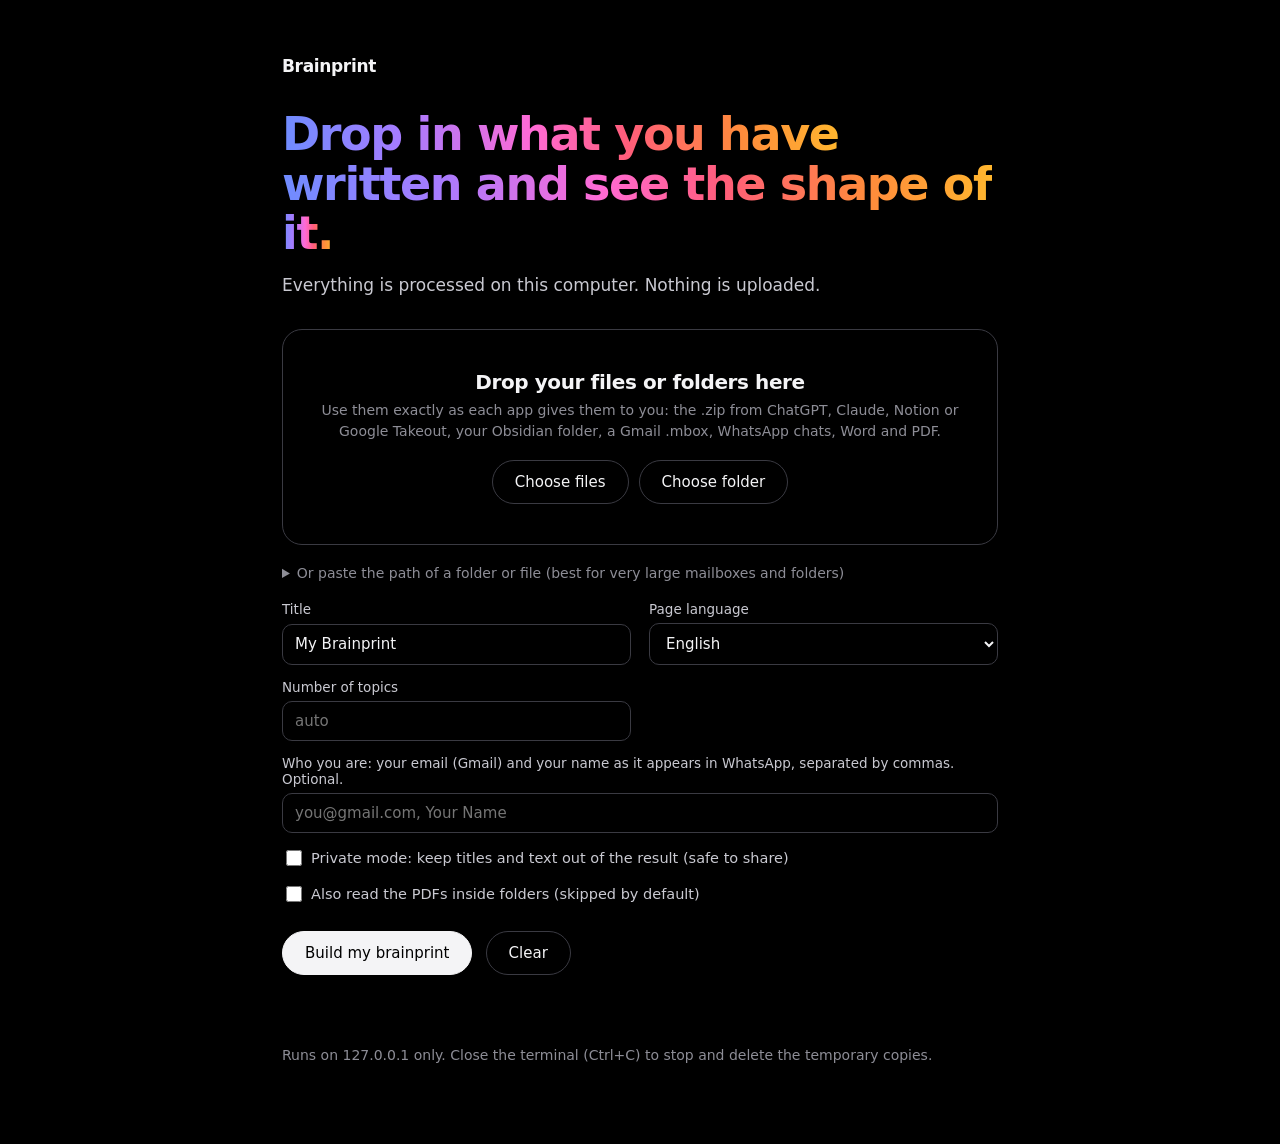
<file: brainprint/templates/app.html>
<!DOCTYPE html>
<html lang="en">
<head>
<meta charset="utf-8">
<meta name="viewport" content="width=device-width, initial-scale=1">
<title>Brainprint</title>
<style>
  :root { --line: #232328; --text: #f4f4f6; --soft: #c9c9d1; --muted: #8d8d96;
    --spectrum: linear-gradient(90deg, #6f8cff 0%, #a77bff 22%, #ff6ad5 45%, #ff5d7a 62%, #ff8a3c 82%, #ffb62e 100%);
    font-family: "Inter", "Segoe UI", system-ui, -apple-system, sans-serif; }
  * { box-sizing: border-box; }
  body { margin: 0; min-height: 100vh; color: var(--text); background: #000; -webkit-font-smoothing: antialiased; }
  main { max-width: 760px; margin: 0 auto; padding: 56px 22px 64px; }
  .mark { font-weight: 600; letter-spacing: -0.02em; font-size: 17px; margin: 0 0 34px; }
  h1 { font-size: clamp(30px, 5vw, 46px); line-height: 1.08; letter-spacing: -0.03em; font-weight: 600; margin: 0 0 14px; }
  h1 span { background: var(--spectrum); -webkit-background-clip: text; background-clip: text; color: transparent;
    -webkit-box-decoration-break: clone; box-decoration-break: clone; padding-bottom: 0.14em; }
  p.lead { color: var(--soft); margin: 0 0 30px; line-height: 1.5; font-size: 17px; }
  #drop { border: 1px solid #3a3a42; border-radius: 20px; padding: 40px 22px; text-align: center; }
  #drop.over { border-color: transparent; background: linear-gradient(#000, #000) padding-box, var(--spectrum) border-box; }
  #drop b { display: block; font-size: 20px; font-weight: 600; letter-spacing: -0.02em; margin-bottom: 6px; }
  #drop small, .muted { color: var(--muted); font-size: 14px; line-height: 1.5; }
  .btn { all: unset; cursor: pointer; padding: 12px 22px; border-radius: 99px; background: var(--text); color: #000; font-weight: 500; font-size: 15px; border: 1px solid var(--text); }
  .btn.ghost { background: none; color: var(--text); border-color: #3a3a42; }
  .btn[disabled] { opacity: 0.4; cursor: default; }
  .btn:focus-visible, input:focus-visible, select:focus-visible, textarea:focus-visible, summary:focus-visible { outline: 2px solid #a77bff; outline-offset: 2px; }
  .rowb { display: flex; gap: 10px; justify-content: center; margin-top: 18px; flex-wrap: wrap; }
  #files { margin: 16px 0 0; font-size: 14.5px; }
  #files div { display: flex; justify-content: space-between; padding: 10px 0; border-bottom: 1px solid var(--line); }
  #files div span:last-child { color: var(--muted); }
  details { margin: 20px 0; } summary { cursor: pointer; color: var(--muted); font-size: 14px; }
  textarea, input[type=text], select { width: 100%; background: #000; border: 1px solid #3a3a42; border-radius: 10px;
    color: var(--text); padding: 10px 12px; font: inherit; font-size: 15px; }
  textarea { min-height: 70px; margin-top: 8px; font-family: ui-monospace, Menlo, Consolas, monospace; font-size: 13px; }
  .opts { display: grid; grid-template-columns: 1fr 1fr; gap: 14px 18px; margin: 20px 0 26px; }
  .opts label { font-size: 13.5px; color: var(--soft); display: grid; gap: 6px; }
  .opts .wide { grid-column: 1 / -1; }
  .check { grid-column: 1 / -1; display: flex !important; align-items: center; gap: 9px; font-size: 14.5px !important; }
  .check input { accent-color: #a77bff; width: 16px; height: 16px; }
  #status { margin: 20px 0; font-size: 15px; min-height: 20px; color: var(--soft); }
  #status.err { color: #ff8a9a; }
  #done { display: none; border-top: 1px solid var(--line); padding: 22px 0 0; }
  #done h2 { margin: 0 0 8px; font-size: 22px; font-weight: 600; letter-spacing: -0.02em; }
  #done li { font-size: 14.5px; margin: 4px 0; color: var(--soft); }
  #notes { color: #ffb62e; font-size: 14px; margin: 8px 0 0; }
  ul { padding-left: 18px; }
  @media (max-width: 600px) { .opts { grid-template-columns: 1fr; } }
</style>
</head>
<body>
<main>
  <p class="mark">Brainprint</p>
  <h1><span data-t="say"></span></h1>
  <p class="lead" data-t="lead"></p>

  <div id="drop">
    <b data-t="drop"></b>
    <small data-t="kinds"></small>
    <div class="rowb">
      <button class="btn ghost" id="pickFiles" data-t="pickFiles"></button>
      <button class="btn ghost" id="pickFolder" data-t="pickFolder"></button>
    </div>
    <input type="file" id="inFiles" multiple hidden>
    <input type="file" id="inFolder" webkitdirectory hidden>
  </div>
  <div id="files"></div>

  <details>
    <summary data-t="pathsSum"></summary>
    <textarea id="paths" spellcheck="false" placeholder="C:\Users\you\Documents\MyVault&#10;/Users/you/Downloads/Takeout/Mail/Sent.mbox"></textarea>
  </details>

  <div class="opts">
    <label><span data-t="title"></span><input type="text" id="title" value="My Brainprint"></label>
    <label><span data-t="lang"></span><select id="lang"><option value="en">English</option><option value="es">Español</option></select></label>
    <label><span data-t="topics"></span><input type="text" id="topics" placeholder="auto"></label>
    <span></span>
    <label class="wide"><span data-t="me"></span><input type="text" id="me" placeholder="you@gmail.com, Your Name" autocomplete="off"></label>
    <label class="check"><input type="checkbox" id="private"><span data-t="private"></span></label>
    <label class="check"><input type="checkbox" id="pdf"><span data-t="pdf"></span></label>
  </div>

  <button class="btn" id="go" data-t="go"></button>
  <button class="btn ghost" id="clear" data-t="clear" style="margin-left:8px"></button>
  <div id="status"></div>

  <div id="done">
    <h2 data-t="done"></h2>
    <p class="muted" id="sum"></p>
    <p id="notes"></p>
    <ul id="topicList"></ul>
    <div class="rowb" style="justify-content:flex-start">
      <a class="btn" id="open" target="_blank" data-t="open"></a>
      <a class="btn ghost" id="save" data-t="save"></a>
    </div>
  </div>
  <p class="muted" style="margin-top:30px" data-t="foot"></p>
</main>
<script>
const TOKEN = '__TOKEN__';
const ES = (navigator.language || '').toLowerCase().startsWith('es');
const T = ES ? {
  say: 'Suelta aquí lo que has escrito y mira qué forma tiene.',
  lead: 'Todo se procesa en este ordenador. No se sube nada a internet.',
  drop: 'Suelta aquí tus archivos o carpetas',
  kinds: 'Sirven tal cual te los da cada app: el .zip de ChatGPT, Claude, Notion o Google Takeout, tu carpeta de Obsidian, un .mbox de Gmail, chats de WhatsApp, Word y PDF.',
  pickFiles: 'Elegir archivos', pickFolder: 'Elegir carpeta',
  pathsSum: 'O pega la ruta de una carpeta o archivo (mejor para buzones y carpetas muy grandes)',
  title: 'Título', lang: 'Idioma de la página', me: 'Quién eres: tu correo (Gmail) y tu nombre tal como sale en WhatsApp, separados por comas. Opcional.', topics: 'Número de temas',
  private: 'Modo privado: no guardar títulos ni texto en el resultado (para compartirlo)',
  pdf: 'Leer también los PDF que haya dentro de las carpetas (por defecto se saltan)',
  go: 'Crear mi brainprint', clear: 'Vaciar', done: 'Listo', open: 'Abrir mi brainprint', save: 'Descargar HTML',
  foot: 'Funciona solo en 127.0.0.1. Cierra la terminal (Ctrl+C) para parar y borrar las copias temporales.',
  copying: (a, b) => `Copiando ${a} de ${b}…`, analysing: 'Analizando… (los buzones grandes pueden tardar unos minutos)',
  none: 'Añade primero algún archivo o carpeta.', summary: (n, s) => `${n} elementos · ${s}`, filesN: n => `${n} archivos listos`,
} : {
  say: 'Drop in what you have written and see the shape of it.',
  lead: 'Everything is processed on this computer. Nothing is uploaded.',
  drop: 'Drop your files or folders here',
  kinds: 'Use them exactly as each app gives them to you: the .zip from ChatGPT, Claude, Notion or Google Takeout, your Obsidian folder, a Gmail .mbox, WhatsApp chats, Word and PDF.',
  pickFiles: 'Choose files', pickFolder: 'Choose folder',
  pathsSum: 'Or paste the path of a folder or file (best for very large mailboxes and folders)',
  title: 'Title', lang: 'Page language', me: 'Who you are: your email (Gmail) and your name as it appears in WhatsApp, separated by commas. Optional.', topics: 'Number of topics',
  private: 'Private mode: keep titles and text out of the result (safe to share)',
  pdf: 'Also read the PDFs inside folders (skipped by default)',
  go: 'Build my brainprint', clear: 'Clear', done: 'Done', open: 'Open my brainprint', save: 'Download HTML',
  foot: 'Runs on 127.0.0.1 only. Close the terminal (Ctrl+C) to stop and delete the temporary copies.',
  copying: (a, b) => `Copying ${a} of ${b}…`, analysing: 'Analysing… (large mailboxes can take a few minutes)',
  none: 'Add a file or folder first.', summary: (n, s) => `${n} items · ${s}`, filesN: n => `${n} files ready`,
};
document.querySelectorAll('[data-t]').forEach(el => { el.textContent = T[el.dataset.t]; });
if (ES) document.getElementById('lang').value = 'es';
const $ = id => document.getElementById(id);
const api = (path, opts = {}) => fetch(path, { ...opts, headers: { 'X-Brainprint-Token': TOKEN, ...(opts.headers || {}) } });

const queue = [];          // {file, path}
const marked = new Set();  // vault roots already flagged
const KEEP = ['.zip', '.md', '.markdown', '.txt', '.mbox', '.docx', '.pdf'];
function wanted(path) {
  const parts = path.split('/'), name = parts[parts.length - 1].toLowerCase();
  if (parts.slice(0, -1).some(p => p.startsWith('.') || p === 'node_modules')) return false;
  if (name.endsWith('.json')) return parts.length === 1 || name === 'conversations.json' || name.includes('activ') || name.includes('brainprint');
  if (name.endsWith('.html')) return name.includes('activ');  // Gemini's MyActivity.html
  return KEEP.some(ext => name.endsWith(ext));
}
function add(file, path) {
  const vault = path.match(/^([^/]+)\/\.obsidian\//);
  if (vault && !marked.has(vault[1])) { marked.add(vault[1]); queue.push({ file: new Blob(['{}']), path: `${vault[1]}/.obsidian/brainprint.json`, hidden: true }); }
  if (wanted(path)) queue.push({ file, path });
}
function list() {
  const shown = queue.filter(q => !q.hidden);
  const groups = new Map();
  shown.forEach(q => { const root = q.path.split('/')[0]; const g = groups.get(root) || { n: 0, size: 0 }; g.n++; g.size += q.file.size; groups.set(root, g); });
  $('files').innerHTML = [...groups].map(([name, g]) => `<div><span>${name.replace(/[<>&]/g, '')}${g.n > 1 ? ` (${g.n})` : ''}</span><span>${g.size < 1e6 ? Math.max(1, Math.round(g.size / 1e3)) + ' KB' : (g.size / 1e6).toFixed(1) + ' MB'}</span></div>`).join('');
  $('status').className = ''; $('status').textContent = shown.length ? T.filesN(shown.length) : '';
}
const readAll = reader => new Promise((res, rej) => reader.readEntries(res, rej));
async function walk(entry, prefix) {
  if (entry.isFile) { const file = await new Promise((res, rej) => entry.file(res, rej)); add(file, prefix + file.name); }
  else if (entry.isDirectory) {
    const reader = entry.createReader();
    for (let batch = await readAll(reader); batch.length; batch = await readAll(reader))
      for (const child of batch) await walk(child, prefix + entry.name + '/');
  }
}
const drop = $('drop');
['dragenter', 'dragover'].forEach(ev => drop.addEventListener(ev, e => { e.preventDefault(); drop.classList.add('over'); }));
['dragleave', 'drop'].forEach(ev => drop.addEventListener(ev, e => { e.preventDefault(); drop.classList.remove('over'); }));
drop.addEventListener('drop', async e => {
  const entries = [...e.dataTransfer.items].map(i => i.webkitGetAsEntry && i.webkitGetAsEntry()).filter(Boolean);
  if (entries.length) for (const entry of entries) await walk(entry, '');
  else [...e.dataTransfer.files].forEach(f => add(f, f.name));
  list();
});
$('pickFiles').onclick = () => $('inFiles').click();
$('pickFolder').onclick = () => $('inFolder').click();
['inFiles', 'inFolder'].forEach(id => $(id).addEventListener('change', e => { [...e.target.files].forEach(f => add(f, f.webkitRelativePath || f.name)); e.target.value = ''; list(); }));
$('clear').onclick = async () => { queue.length = 0; marked.clear(); await api('/reset', { method: 'POST' }); list(); $('done').style.display = 'none'; };

$('go').onclick = async () => {
  const paths = $('paths').value.split('\n').map(s => s.trim()).filter(Boolean);
  const status = $('status');
  status.className = '';
  if (!queue.length && !paths.length) { status.className = 'err'; status.textContent = T.none; return; }
  $('go').disabled = true; $('done').style.display = 'none';
  try {
    await api('/reset', { method: 'POST' });
    for (let i = 0; i < queue.length; i++) {
      status.textContent = T.copying(i + 1, queue.length);
      const r = await api('/upload?name=' + encodeURIComponent(queue[i].path), { method: 'PUT', body: queue[i].file });
      if (!r.ok) throw new Error('upload failed: ' + queue[i].path);
    }
    status.textContent = T.analysing;
    const res = await (await api('/build', { method: 'POST', body: JSON.stringify({
      paths, title: $('title').value, lang: $('lang').value, me: $('me').value,
      topics: parseInt($('topics').value) || null, private: $('private').checked, pdf: $('pdf').checked,
    }) })).json();
    if (!res.ok) throw new Error(res.error);
    status.textContent = '';
    $('sum').textContent = T.summary(res.items.toLocaleString(), res.sources.map(s => `${s.name} ${s.count}`).join(' · '));
    $('notes').textContent = (res.notes || []).join(' ');
    $('topicList').innerHTML = res.topics.map(t => `<li>${t.name.replace(/[<>&]/g, '')} <span class="muted">· ${t.count}</span></li>`).join('');
    $('open').href = '/result?t=' + TOKEN; $('save').href = '/result?download=1&t=' + TOKEN;
    $('done').style.display = 'block';
    $('done').scrollIntoView({ behavior: 'smooth' });
  } catch (err) { status.className = 'err'; status.textContent = err.message; }
  $('go').disabled = false;
};
</script>
</body>
</html>
</file>
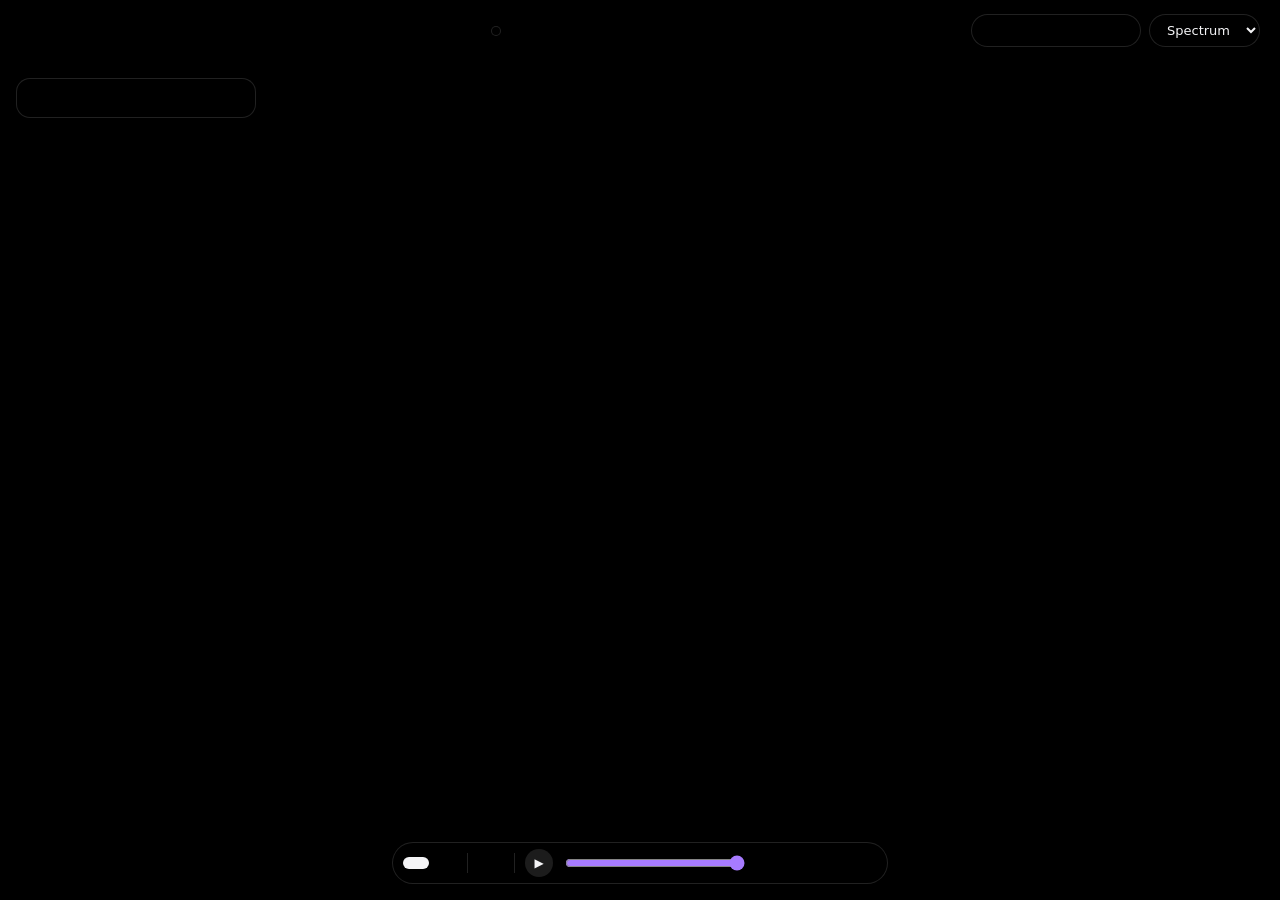
<file: brainprint/templates/viewer.html>
<!DOCTYPE html>
<html lang="__LANG__">
<head>
<meta charset="utf-8">
<meta name="viewport" content="width=device-width, initial-scale=1">
<title>__TITLE__ · Brainprint</title>
<style>
  @font-face { font-family: "Inter"; font-weight: 100 900; font-display: swap;
    src: url([data-uri]) format("woff2"); }
  :root {
    --bg: #000; --panel: rgba(0, 0, 0, 0.74); --line: rgba(255, 255, 255, 0.13);
    --text: #f4f4f6; --muted: #8d8d96; --accent: #a77bff;
    --spectrum: linear-gradient(90deg, #6f8cff 0%, #a77bff 22%, #ff6ad5 45%, #ff5d7a 62%, #ff8a3c 82%, #ffb62e 100%);
    font-family: "Inter", "Segoe UI", system-ui, -apple-system, sans-serif;
  }
  .spectrum { background: var(--spectrum); -webkit-background-clip: text; background-clip: text; color: transparent; }
  * { box-sizing: border-box; }
  html, body { margin: 0; height: 100%; color: var(--text); overflow: hidden; background: #000; }
  button, input, select { font: inherit; color: inherit; }
  header { position: fixed; top: 0; left: 0; right: 0; display: flex; align-items: center; gap: 14px;
    padding: 14px 20px; z-index: 6; pointer-events: none; }
  header > * { pointer-events: auto; }
  .brand { min-width: 0; margin-right: auto; }
  .brand h1 { margin: 0; font-size: 19px; font-weight: 600; letter-spacing: -0.015em; width: fit-content; max-width: 100%; white-space: nowrap; overflow: hidden; text-overflow: ellipsis; }
  .brand p { margin: 2px 0 0; color: var(--muted); font-size: 12px; white-space: nowrap; }
  .badge { margin-left: 8px; padding: 2px 8px; border-radius: 99px; font-size: 11px; font-weight: 500; letter-spacing: 0; color: #000; background: #f4f4f6;
    -webkit-text-fill-color: #000; vertical-align: middle; }
  nav, .pill { display: flex; gap: 2px; background: var(--panel); border: 1px solid var(--line);
    border-radius: 99px; padding: 4px; backdrop-filter: blur(10px); }
  nav button, .pill button { all: unset; cursor: pointer; padding: 6px 13px; border-radius: 99px; font-size: 13px; color: var(--muted); white-space: nowrap; }
  nav button.on, .pill button.on { background: #f4f4f6; color: #000; }
  .tools { display: flex; gap: 8px; margin-left: auto; }
  .tools input, .tools select, .ctl select { background: var(--panel); border: 1px solid var(--line); border-radius: 99px;
    padding: 7px 13px; font-size: 13px; outline: none; backdrop-filter: blur(10px); }
  .tools input { width: 170px; }
  .tools input:focus { border-color: var(--accent); }
  select option { background: #000; }

  .view { position: fixed; inset: 0; display: none; }
  .view.on { display: block; }
  #scene { position: fixed; inset: 0; }
  .panel { background: var(--panel); border: 1px solid var(--line); border-radius: 14px; backdrop-filter: blur(10px); }
  h3 { margin: 0 0 8px; font-size: 12px; font-weight: 500; color: var(--muted); }

  #side { position: fixed; left: 16px; top: 78px; width: 240px; max-height: calc(100% - 160px); overflow: auto; padding: 12px; z-index: 4; }
  .topic { display: grid; grid-template-columns: 12px 1fr auto; gap: 8px; align-items: center; padding: 5px 6px; border-radius: 8px; cursor: pointer; font-size: 13px; }
  .topic:hover, .row:hover, .rel:hover { background: rgba(255, 255, 255, 0.06); }
  .topic.dim, .chip.off { opacity: 0.35; }
  .dot { width: 10px; height: 10px; border-radius: 50%; box-shadow: 0 0 8px currentColor; flex: none; }
  .topic .bar { grid-column: 2 / 4; height: 3px; border-radius: 3px; opacity: 0.7; }
  .n { color: var(--muted); font-variant-numeric: tabular-nums; font-size: 12px; }
  .chips { display: flex; flex-wrap: wrap; gap: 6px; }
  .chip { display: inline-flex; align-items: center; gap: 6px; padding: 4px 9px; border-radius: 99px; font-size: 12px;
    border: 1px solid var(--line); cursor: pointer; user-select: none; white-space: nowrap; }
  .chip.static { cursor: default; }
  .shape { width: 9px; height: 9px; background: currentColor; flex: none; }
  .shape.chat { border-radius: 50%; } .shape.note { transform: rotate(45deg) scale(0.82); }
  .shape.message { border-radius: 50%; background: none; border: 2px solid currentColor; }

  #bar { position: fixed; left: 50%; bottom: 16px; transform: translateX(-50%); display: flex; align-items: center; gap: 10px;
    padding: 6px 10px; z-index: 4; border-radius: 99px; max-width: calc(100% - 20px); }
  #bar .pill { border: 0; background: none; padding: 0; backdrop-filter: none; }
  #bar .sep { width: 1px; height: 20px; background: var(--line); }
  #play { all: unset; cursor: pointer; width: 28px; height: 28px; border-radius: 50%; background: rgba(255, 255, 255, 0.11); text-align: center; line-height: 28px; font-size: 12px; }
  #cut { width: 180px; accent-color: var(--accent); }
  #cutLabel { font-size: 12px; color: var(--muted); min-width: 120px; font-variant-numeric: tabular-nums; }
  #hint { position: fixed; left: 50%; bottom: 62px; transform: translateX(-50%); color: var(--muted); font-size: 11px; z-index: 3; text-align: center; white-space: nowrap; }

  #detail { position: fixed; right: 16px; top: 78px; width: 310px; max-height: calc(100% - 160px); overflow: auto; padding: 14px; z-index: 5; display: none; }
  #detail.on { display: block; }
  #detail h2 { margin: 8px 0 8px; font-size: 16px; line-height: 1.3; }
  #detail .close { all: unset; cursor: pointer; float: right; color: var(--muted); font-size: 18px; line-height: 1; padding: 2px 6px; }
  #detail .meta, .muted { color: var(--muted); font-size: 12px; }
  #detail blockquote { margin: 10px 0; padding: 8px 10px; border-left: 2px solid var(--line); color: #c9c9d1; font-size: 12.5px; line-height: 1.45; }
  .rel { display: grid; grid-template-columns: 10px 1fr auto; gap: 8px; align-items: center; padding: 6px; border-radius: 8px; cursor: pointer; font-size: 12.5px; }
  .rel small { color: var(--muted); }
  #tip { position: fixed; pointer-events: none; z-index: 7; background: rgba(0, 0, 0, 0.94); border: 1px solid var(--line);
    border-radius: 10px; padding: 8px 10px; font-size: 12px; max-width: 260px; display: none; }
  #tip b { display: block; font-size: 13px; margin-bottom: 2px; }
  .label3d { position: fixed; z-index: 3; font-size: 12px; font-weight: 600; pointer-events: none; transform: translate(-50%, -50%);
    text-shadow: 0 0 6px #000, 0 0 12px #000; white-space: nowrap; }
  #sideToggle { display: none; }

  .page { position: fixed; inset: 72px 0 0 0; overflow: auto; padding: 8px 28px 48px; }
  .wrap { max-width: 1120px; margin: 0 auto; }
  .page h2 { font-size: 30px; line-height: 1.15; margin: 10px 0 6px; font-weight: 600; letter-spacing: -0.02em; width: fit-content; max-width: 100%;
    background: var(--spectrum); -webkit-background-clip: text; background-clip: text; color: transparent; }
  .page .sub { color: var(--muted); font-size: 13px; margin: 0 0 16px; }
  .ctl { display: flex; flex-wrap: wrap; gap: 14px; align-items: center; margin: 0 0 14px; font-size: 12px; color: var(--muted); }
  .ctl label { display: flex; align-items: center; gap: 8px; }
  .ctl input[type=range] { accent-color: var(--accent); }
  #wavesSvg { width: 100%; display: block; }
  .grid { display: grid; grid-template-columns: repeat(4, 1fr); gap: 12px; }
  .card { padding: 14px 16px; }
  .card .big { font-size: 28px; font-weight: 600; letter-spacing: -0.02em; font-variant-numeric: tabular-nums; }
  .card .small { color: var(--muted); font-size: 12px; margin-top: 3px; }
  .wide { grid-column: span 2; } .full { grid-column: 1 / -1; }
  #heat { display: grid; grid-template-columns: 34px repeat(24, 1fr); gap: 3px; font-size: 10px; color: var(--muted); }
  #heat div.c { aspect-ratio: 1; border-radius: 3px; }
  .share { display: grid; grid-template-columns: 190px 1fr 56px; gap: 10px; align-items: center; font-size: 13px; margin: 6px 0; }
  .share .track { height: 8px; background: rgba(255, 255, 255, 0.06); border-radius: 8px; overflow: hidden; }
  .share .fill { height: 100%; border-radius: 8px; }
  .share .fill.all { background: var(--spectrum); }
  footer { color: var(--muted); font-size: 11px; text-align: center; margin-top: 26px; }

  #tl { display: grid; grid-template-columns: 190px 1fr; gap: 22px; align-items: start; }
  #tlMonths { position: sticky; top: 0; max-height: calc(100vh - 190px); overflow: auto; padding: 10px; }
  .mo { display: grid; grid-template-columns: 1fr auto; gap: 8px; padding: 5px 8px; border-radius: 8px; cursor: pointer; font-size: 13px; }
  .mo:hover { background: rgba(255, 255, 255, 0.06); }
  .mo i { grid-column: 1 / 3; height: 2px; border-radius: 2px; background: var(--spectrum); opacity: 0.8; }
  .tlHead { font-size: 13px; font-weight: 600; margin: 18px 0 6px; color: var(--muted); }
  .row { display: grid; grid-template-columns: 10px 1fr auto auto; gap: 10px; align-items: center; padding: 7px 8px; border-radius: 8px; cursor: pointer; font-size: 13.5px; }
  .row .ttl { overflow: hidden; text-overflow: ellipsis; white-space: nowrap; }
  .more { all: unset; cursor: pointer; margin: 16px 0; padding: 8px 16px; border-radius: 99px; border: 1px solid var(--line); font-size: 13px; }

  table.pv { border-collapse: separate; border-spacing: 3px; font-size: 12.5px; }
  table.pv th { font-weight: 500; color: var(--muted); text-align: right; padding: 4px 8px; white-space: nowrap; }
  table.pv thead th { text-align: center; }
  table.pv td { text-align: center; padding: 6px 10px; border-radius: 5px; min-width: 44px; font-variant-numeric: tabular-nums; }
  table.pv .tot { color: var(--muted); }
  .scroll { overflow: auto; padding-bottom: 8px; }

  .rv { display: grid; grid-template-columns: repeat(2, 1fr); gap: 12px; }
  .rv .card p { margin: 0 0 8px; font-size: 13.5px; line-height: 1.45; }
  .rv .line { display: flex; align-items: center; gap: 8px; padding: 5px 0; font-size: 13.5px; }
  .rv .line b { font-weight: 600; }
  .rv .go { cursor: pointer; text-decoration: underline; text-decoration-color: var(--line); text-underline-offset: 3px; }
  .arrow { font-variant-numeric: tabular-nums; color: var(--muted); margin-left: auto; white-space: nowrap; }
  pre#ctx { white-space: pre-wrap; font: 12px/1.5 ui-monospace, Menlo, Consolas, monospace; color: #c9c9d1; margin: 0 0 10px;
    max-height: 260px; overflow: auto; padding: 10px; border-radius: 8px; background: rgba(255, 255, 255, 0.05); }
  .btn { all: unset; cursor: pointer; padding: 7px 14px; border-radius: 99px; background: #f4f4f6; color: #000; font-size: 13px; font-weight: 600; }
  button:focus-visible, input:focus-visible, select:focus-visible, .chip:focus-visible { outline: 2px solid #a77bff; outline-offset: 2px; }

  @media (max-width: 900px) {
    header { flex-wrap: wrap; padding: 10px 12px; gap: 8px; }
    nav { order: 3; width: 100%; overflow-x: auto; }
    .tools input { width: 120px; }
    #side { top: auto; bottom: 110px; left: 10px; right: 10px; width: auto; max-height: 34vh; display: none; }
    #side.on { display: block; }
    #sideToggle { display: block; position: fixed; left: 10px; bottom: 66px; z-index: 5; }
    #detail { top: auto; bottom: 110px; left: 10px; right: 10px; width: auto; max-height: 42vh; }
    #bar { bottom: 10px; gap: 6px; padding: 5px 8px; }
    #cut { width: 110px; } #cutLabel, #synWrap, #synSep { display: none; }
    #hint { display: none; }
    .page { inset: 128px 0 0 0; padding: 8px 14px 40px; }
    .grid { grid-template-columns: repeat(2, 1fr); } .rv { grid-template-columns: 1fr; }
    .wide, .full { grid-column: 1 / -1; }
    .share { grid-template-columns: 120px 1fr 44px; }
    #tl { grid-template-columns: 1fr; } #tlMonths { display: none; }
    .row { grid-template-columns: 10px 1fr auto; } .row .src { display: none; }
    .label3d { font-size: 10px; }
  }
</style>
</head>
<body>
<header>
  <div class="brand"><h1 id="title" class="spectrum"></h1><p id="subtitle"></p></div>
  <nav id="tabs"></nav>
  <div class="tools">
    <input id="q" type="search" autocomplete="off">
    <select id="palette" aria-label="palette">
      <option value="spectrum">Spectrum</option><option value="aurora">Aurora</option><option value="lava">Lava</option>
      <option value="ocean">Ocean</option><option value="mono">Mono</option>
    </select>
  </div>
</header>

<section class="view on" id="view-brain">
  <div id="scene"></div>
  <aside id="side" class="panel">
    <h3 id="hTopics"></h3><div id="topics"></div>
    <h3 id="hSources" style="margin-top:14px"></h3><div id="sources" class="chips"></div>
  </aside>
  <button id="sideToggle" class="chip panel"></button>
  <div id="labels"></div>
  <div id="hint"></div>
  <div id="bar" class="panel">
    <div class="pill" id="layout"><button data-m="0" class="on"></button><button data-m="1"></button></div>
    <span class="sep"></span>
    <div class="pill" id="synWrap"><button id="syn"></button></div>
    <span class="sep" id="synSep"></span>
    <button id="play" aria-label="time-lapse">▶</button>
    <input id="cut" type="range" min="0" max="1000" value="1000">
    <span id="cutLabel"></span>
  </div>
  <aside id="detail" class="panel"></aside>
  <div id="tip"></div>
</section>

<section class="view" id="view-timeline"><div class="page"><div class="wrap">
  <h2 id="tlTitle"></h2><p class="sub" id="tlSub"></p>
  <div id="tl"><aside id="tlMonths" class="panel"></aside><div id="tlList"></div></div>
</div></div></section>

<section class="view" id="view-waves"><div class="page"><div class="wrap">
  <h2 id="wvTitle"></h2><p class="sub" id="wvSub"></p>
  <div class="ctl">
    <label><span id="wvSmoothL"></span><input id="wvSmooth" type="range" min="0" max="4" value="1"></label>
    <label><span id="wvScaleL"></span><select id="wvScale"></select></label>
  </div>
  <svg id="wavesSvg"></svg>
</div></div></section>

<section class="view" id="view-tables"><div class="page"><div class="wrap">
  <h2 id="tbTitle"></h2><p class="sub" id="tbSub"></p>
  <div class="ctl">
    <label><span id="tbRowsL"></span><select id="tbRows"></select></label>
    <label><span id="tbColsL"></span><select id="tbCols"></select></label>
    <label><span id="tbMeasL"></span><select id="tbMeas"></select></label>
  </div>
  <div class="scroll" id="tbOut"></div>
</div></div></section>

<section class="view" id="view-review"><div class="page"><div class="wrap">
  <h2 id="rvTitle"></h2><p class="sub" id="rvSub"></p>
  <div class="rv" id="rvCards"></div>
</div></div></section>

<section class="view" id="view-numbers"><div class="page"><div class="wrap">
  <h2 id="nbTitle"></h2><p class="sub" id="nbSub"></p>
  <div class="grid" id="cards"></div>
  <footer id="footer"></footer>
</div></div></section>

<script id="bp-data" type="application/json">__DATA__</script>
<script id="three-src" type="text/plain">__THREE__</script>
<script type="module">
const DATA = JSON.parse(document.getElementById('bp-data').textContent);
const LANG = document.documentElement.lang === 'es' ? 'es' : 'en';
const L = {
  en: {
    tabs: { brain: 'Brain', timeline: 'Timeline', waves: 'Waves', tables: 'Tables', review: 'Review', numbers: 'Numbers' },
    sub: (n, a, b) => `${n} items · ${a} → ${b}`, private: 'private', search: 'Search…',
    topics: 'Topics', sources: 'Sources', brain: 'Brain', galaxy: 'Galaxy', synapses: 'Synapses',
    hint: 'Drag to rotate · scroll to zoom · click a dot to open it',
    kinds: ['AI chat', 'note', 'message'], kindsPl: ['AI chats', 'notes & docs', 'messages'],
    hidden: 'Hidden (private mode)', nodate: 'no date', words: 'words', msgs: 'messages', sent: 'sent',
    related: 'Related', linked: 'linked', similar: 'similar', none: 'Nothing related found.',
    privateNote: 'Private mode: titles and text are not in this file.', soFar: 'so far',
    tlTitle: 'Timeline', tlSub: 'Everything you wrote, newest first. Click an entry to find it in the brain.',
    showMore: 'Show more', noMatch: 'Nothing matches the current filters.',
    wvTitle: 'How your interests rise and fall', wvSub: 'Items per month for each topic.',
    smooth: 'Smoothing', scale: 'Scale', shared: 'Shared', own: 'Each topic its own',
    tbTitle: 'Table builder', tbSub: 'Cross any two properties of your record.',
    rows: 'Rows', cols: 'Columns', measure: 'Measure', total: 'Total',
    dims: { topic: 'Topic', source: 'Source', kind: 'Type', year: 'Year', month: 'Month', weekday: 'Weekday', daypart: 'Time of day' },
    meas: { items: 'Items', words: 'Words you wrote', writes: 'Messages you sent' },
    dayparts: ['Night (0–6)', 'Morning (6–12)', 'Afternoon (12–18)', 'Evening (18–24)'],
    rvTitle: 'Review', rvSub: d => `What changed in your thinking, as of ${d}.`,
    rising: 'Heating up', fading: 'Cooling down', vs: d => `last ${d} days vs the ${d} before`,
    dormant: 'Left behind', dormantRow: (d, n) => `nothing since ${d} (${n} days)`,
    newest: 'Newest interest', since: m => `first appeared in ${m}`,
    bridges: 'Bridges between topics', bridgeRow: n => `${n} item${n === 1 ? '' : 's'} in between`,
    cross: 'Across your tools', crossSub: n => `${n} connections join things you wrote in different apps.`,
    deep: 'Deep dives', yearAgo: 'This month, a year ago', nothing: 'Nothing here yet.',
    ctx: 'Context card for your AI', ctxSub: 'Paste this into ChatGPT or Claude so it knows what you care about.',
    copy: 'Copy', copied: 'Copied ✓',
    ctxHead: (a, b) => `# About me\n(Generated by Brainprint from my own writing, ${a} to ${b}.)`,
    ctxTopics: 'What I think and write about most:', ctxNow: 'Lately I am focused on:', ctxDrop: 'I have moved away from:',
    ctxHabit: (d, h) => `I do most of my thinking on ${d}s around ${h}:00.`,
    ctxEnd: 'Use this to pick relevant examples. Ask before assuming anything else about me.',
    nbTitle: 'Your record in numbers', nbSub: (a, b) => `From ${a} to ${b}.`,
    items: 'Items', writes: 'Things you wrote', wordsYou: 'Words you wrote', pages: 'pages',
    activeDays: 'Active days', streak: 'Longest streak', days: 'days in a row',
    busiestMonth: 'Busiest month', rhythm: 'Your rhythm', mostOn: (d, h) => `Most active on ${d}s around ${h}:00`,
    night: 'Night owl', nightSub: 'of what you wrote, between 00:00 and 06:00', longest: 'Longest item',
    bySource: 'Where you write', heat: 'When you write', share: 'What you write about', undated: n => `${n} without a date`,
    footer: v => `Made with Brainprint ${v} · generated locally, nothing left your computer`,
    src: { memory: 'AI memory' },
    weekdays: ['Mon', 'Tue', 'Wed', 'Thu', 'Fri', 'Sat', 'Sun'],
    weekdaysLong: ['Monday', 'Tuesday', 'Wednesday', 'Thursday', 'Friday', 'Saturday', 'Sunday'],
    months: ['Jan', 'Feb', 'Mar', 'Apr', 'May', 'Jun', 'Jul', 'Aug', 'Sep', 'Oct', 'Nov', 'Dec'],
  },
  es: {
    tabs: { brain: 'Cerebro', timeline: 'Cronología', waves: 'Olas', tables: 'Tablas', review: 'Repaso', numbers: 'Números' },
    sub: (n, a, b) => `${n} elementos · ${a} → ${b}`, private: 'privado', search: 'Buscar…',
    topics: 'Temas', sources: 'Fuentes', brain: 'Cerebro', galaxy: 'Galaxia', synapses: 'Sinapsis',
    hint: 'Arrastra para girar · rueda para acercar · pulsa un punto para abrirlo',
    kinds: ['chat con IA', 'nota', 'mensaje'], kindsPl: ['chats con IA', 'notas y documentos', 'mensajes'],
    hidden: 'Oculto (modo privado)', nodate: 'sin fecha', words: 'palabras', msgs: 'mensajes', sent: 'enviados',
    related: 'Relacionado', linked: 'enlazado', similar: 'parecido', none: 'No hay nada relacionado.',
    privateNote: 'Modo privado: los títulos y el texto no están en este archivo.', soFar: 'hasta aquí',
    tlTitle: 'Cronología', tlSub: 'Todo lo que has escrito, de lo más nuevo a lo más antiguo. Pulsa una entrada para verla en el cerebro.',
    showMore: 'Ver más', noMatch: 'Nada coincide con los filtros actuales.',
    wvTitle: 'Cómo suben y bajan tus intereses', wvSub: 'Elementos al mes de cada tema.',
    smooth: 'Suavizado', scale: 'Escala', shared: 'Compartida', own: 'Propia de cada tema',
    tbTitle: 'Constructor de tablas', tbSub: 'Cruza dos propiedades cualesquiera de tu registro.',
    rows: 'Filas', cols: 'Columnas', measure: 'Medida', total: 'Total',
    dims: { topic: 'Tema', source: 'Fuente', kind: 'Tipo', year: 'Año', month: 'Mes', weekday: 'Día de la semana', daypart: 'Momento del día' },
    meas: { items: 'Elementos', words: 'Palabras escritas', writes: 'Mensajes enviados' },
    dayparts: ['Madrugada (0–6)', 'Mañana (6–12)', 'Tarde (12–18)', 'Noche (18–24)'],
    rvTitle: 'Repaso', rvSub: d => `Qué ha cambiado en lo que piensas, a fecha de ${d}.`,
    rising: 'Al alza', fading: 'A la baja', vs: d => `últimos ${d} días frente a los ${d} anteriores`,
    dormant: 'Abandonados', dormantRow: (d, n) => `nada desde el ${d} (${n} días)`,
    newest: 'Interés más reciente', since: m => `apareció por primera vez en ${m}`,
    bridges: 'Puentes entre temas', bridgeRow: n => `${n} elemento${n === 1 ? '' : 's'} a medio camino`,
    cross: 'Entre tus herramientas', crossSub: n => `${n} conexiones unen cosas que escribiste en apps distintas.`,
    deep: 'Inmersiones', yearAgo: 'Este mes, hace un año', nothing: 'Aún no hay nada aquí.',
    ctx: 'Ficha de contexto para tu IA', ctxSub: 'Pégala en ChatGPT o Claude para que sepa qué te interesa.',
    copy: 'Copiar', copied: 'Copiado ✓',
    ctxHead: (a, b) => `# Sobre mí\n(Generado por Brainprint a partir de lo que he escrito, del ${a} al ${b}.)`,
    ctxTopics: 'Sobre lo que más pienso y escribo:', ctxNow: 'Últimamente estoy centrado en:', ctxDrop: 'He dejado de lado:',
    ctxHabit: (d, h) => `Suelo pensar y escribir los ${d} sobre las ${h}:00.`,
    ctxEnd: 'Úsalo para elegir ejemplos relevantes. Pregunta antes de suponer cualquier otra cosa sobre mí.',
    nbTitle: 'Tu registro en números', nbSub: (a, b) => `Del ${a} al ${b}.`,
    items: 'Elementos', writes: 'Cosas que escribiste', wordsYou: 'Palabras escritas', pages: 'páginas',
    activeDays: 'Días activos', streak: 'Racha más larga', days: 'días seguidos',
    busiestMonth: 'Mes con más actividad', rhythm: 'Tu ritmo', mostOn: (d, h) => `Más activo los ${d} sobre las ${h}:00`,
    night: 'Búho nocturno', nightSub: 'de lo que escribiste, entre las 00:00 y las 06:00', longest: 'Elemento más largo',
    bySource: 'Dónde escribes', heat: 'Cuándo escribes', share: 'De qué escribes', undated: n => `${n} sin fecha`,
    footer: v => `Hecho con Brainprint ${v} · generado en local, nada salió de tu ordenador`,
    src: { memory: 'Memoria de la IA', notes: 'Notas' },
    weekdays: ['Lun', 'Mar', 'Mié', 'Jue', 'Vie', 'Sáb', 'Dom'],
    weekdaysLong: ['lunes', 'martes', 'miércoles', 'jueves', 'viernes', 'sábados', 'domingos'],
    months: ['ene', 'feb', 'mar', 'abr', 'may', 'jun', 'jul', 'ago', 'sep', 'oct', 'nov', 'dic'],
  },
}[LANG];

const N = DATA.numbers, P = DATA.points, IT = DATA.items, TP = DATA.topics, E = DATA.edges, R = DATA.review;
const SRC = Object.fromEntries(N.sources.map(s => [s.id, s]));
const KIND = ['chat', 'note', 'message'];
const $ = id => document.getElementById(id);
const esc = s => String(s).replace(/[&<>"]/g, c => ({ '&': '&amp;', '<': '&lt;', '>': '&gt;', '"': '&quot;' }[c]));
const fmt = n => Number(n).toLocaleString(LANG);
const monthName = ym => { const [y, m] = ym.split('-'); return `${L.months[+m - 1]} ${y}`; };
const touch = matchMedia('(pointer: coarse)').matches;
const narrow = () => innerWidth < 900;

const PALETTES = {
  spectrum: ['#6f8cff', '#ff6ad5', '#ffb62e', '#a77bff', '#ff5d7a', '#ff8a3c', '#b9c6ff', '#ffb3e6', '#ffe1a3', '#cf74f0', '#ff7359', '#d9c2ff', '#8f83ff', '#ff64a8', '#ffa035', '#ffc2a1'],
  aurora: ['#4cc9f0', '#f72585', '#b8f35a', '#ffb703', '#9d4edd', '#2ec4b6', '#ff6b6b', '#ffd6a5', '#80ffdb', '#c77dff', '#f15bb5', '#00bbf9', '#fee440', '#a0c4ff', '#ff9f1c', '#06d6a0'],
  lava: ['#ffd166', '#ff9f1c', '#ff6b35', '#f94144', '#ffe8a3', '#f8961e', '#ff8fa3', '#e85d04', '#ffba08', '#ff4d6d', '#ffb4a2', '#dc2f02', '#f9c74f', '#e5989b', '#faa307', '#ff7b54'],
  ocean: ['#4cc9f0', '#80ffdb', '#4895ef', '#64dfdf', '#9d8df1', '#48bfe3', '#72efdd', '#5e60ce', '#90e0ef', '#06d6a0', '#00b4d8', '#ade8f4', '#7b8cff', '#56cfe1', '#b8f1ff', '#3fa7d6'],
  mono: ['#ffffff', '#c8d0dc', '#9aa5b5', '#e9ecef', '#b3bcc9', '#dfe4ea', '#8f9bad', '#f4f6f8', '#aab4c3', '#d3d9e1', '#bfc7d2', '#eef1f5', '#a2adbd', '#cfd6df', '#e3e7ec', '#98a3b3'],
};
let pal = 'spectrum';
const col = k => PALETTES[pal][k % 16];
const itemTitle = i => IT[i].t ? esc(IT[i].t) : `<i>${L.hidden}</i>`;
const itemDate = i => IT[i].u ? L.nodate : IT[i].d;
const srcName = s => L.src[s] || (SRC[s] ? SRC[s].name : s);
const kindOf = i => KIND[P[i][9]];
const dotHtml = k => `<span class="dot" style="background:${col(k)};color:${col(k)}"></span>`;

/* ---------------------------------------------------------------- state */
const S = { view: 'brain', focus: -1, off: new Set(), q: '', sel: -1, morph: 0, morphTo: 0, cut: 1, playing: false, syn: false };
const hay = IT.map(it => `${it.t || ''} ${(it.tm || []).join(' ')} ${TP[it.k].name} ${srcName(it.s)}`.toLowerCase());
const vis = new Uint8Array(IT.length).fill(1);
const order = IT.map((_, i) => i).sort((a, b) => IT[b].d < IT[a].d ? -1 : IT[b].d > IT[a].d ? 1 : b - a);
const adj = IT.map(() => []);
E.forEach(([a, b, w, kind]) => { adj[a].push({ j: b, w, kind }); adj[b].push({ j: a, w, kind }); });
adj.forEach(list => list.sort((x, y) => y.kind - x.kind || y.w - x.w));

$('title').innerHTML = esc(DATA.meta.title) + (DATA.meta.private ? `<span class="badge">${L.private}</span>` : '');
$('subtitle').textContent = L.sub(fmt(N.items), N.first, N.last);
$('q').placeholder = L.search;
$('hTopics').textContent = L.topics; $('hSources').textContent = L.sources;
$('hint').textContent = L.hint;
$('sideToggle').textContent = L.topics;
$('sideToggle').onclick = () => $('side').classList.toggle('on');
document.querySelector('#layout [data-m="0"]').textContent = L.brain;
document.querySelector('#layout [data-m="1"]').textContent = L.galaxy;
$('syn').textContent = L.synapses;

/* ----------------------------------------------------------------- tabs */
const views = { brain: () => {}, timeline: drawTimeline, waves: drawWaves, tables: drawTable, review: drawReview, numbers: drawNumbers };
Object.keys(views).forEach(v => {
  const b = document.createElement('button');
  b.textContent = L.tabs[v]; b.dataset.view = v; b.className = v === 'brain' ? 'on' : '';
  b.onclick = () => show(v);
  $('tabs').appendChild(b);
});
function show(v) {
  S.view = v;
  document.querySelectorAll('#tabs button').forEach(x => x.classList.toggle('on', x.dataset.view === v));
  document.querySelectorAll('.view').forEach(x => x.classList.toggle('on', x.id === 'view-' + v));
  views[v]();
}

/* ------------------------------------------------------ legend, sources */
function drawLegend() {
  $('topics').innerHTML = TP.map(t => `<div class="topic${S.focus >= 0 && S.focus !== t.id ? ' dim' : ''}" data-k="${t.id}">
    ${dotHtml(t.id)}<span>${esc(t.name)}</span><span class="n">${t.count}</span>
    <span class="bar" style="background:${col(t.id)};width:${Math.max(4, t.share * 100 / TP[0].share)}%"></span></div>`).join('');
  $('topics').querySelectorAll('.topic').forEach(el => el.onclick = () => { S.focus = S.focus === +el.dataset.k ? -1 : +el.dataset.k; refilter(); });
  $('sources').innerHTML = N.sources.map(s => {
    const kind = KIND[P[IT.findIndex(it => it.s === s.id)][9]];
    return `<span class="chip${S.off.has(s.id) ? ' off' : ''}" data-s="${s.id}"><span class="shape ${kind}"></span>${esc(srcName(s.id))} <span class="n">${s.count}</span></span>`;
  }).join('');
  $('sources').querySelectorAll('.chip').forEach(el => el.onclick = () => { S.off.has(el.dataset.s) ? S.off.delete(el.dataset.s) : S.off.add(el.dataset.s); refilter(); });
}
$('q').addEventListener('input', e => { S.q = e.target.value.trim().toLowerCase(); refilter(); });
$('palette').addEventListener('change', e => { pal = e.target.value; recolor(); });

/* ---------------------------------------------------------------- three */
const THREE = await import(URL.createObjectURL(new Blob([$('three-src').textContent], { type: 'text/javascript' })));
const host = $('scene');
const renderer = new THREE.WebGLRenderer({ antialias: true, alpha: true, preserveDrawingBuffer: true });
renderer.setPixelRatio(Math.min(devicePixelRatio, 2));
host.appendChild(renderer.domElement);
const scene = new THREE.Scene();
const camera = new THREE.PerspectiveCamera(38, 1, 0.1, 100);
const root = new THREE.Group();
scene.add(root);

const U = { uScale: { value: 1 }, uTime: { value: 0 }, uMorph: { value: 0 }, uCut: { value: 1 } };
const vert = `
  attribute vec3 pos2; attribute float size; attribute float alpha; attribute vec3 color; attribute float tn; attribute float shape;
  uniform float uScale; uniform float uTime; uniform float uMode; uniform float uMorph; uniform float uCut;
  varying vec3 vColor; varying float vAlpha; varying float vShape;
  void main() {
    vec3 p = mix(position, pos2, uMorph);
    float a = alpha;
    if (uMode > 0.5 && uMode < 1.5) a *= 0.65 + 0.35 * sin(uTime * 1.3 + position.y * 5.0 + position.z * 3.0);
    if (uMode > 1.5) a *= 0.45 + 0.55 * pow(0.5 + 0.5 * sin(uTime * 2.2 - position.y * 7.0), 3.0);
    a *= step(tn, uCut);
    float fresh = (1.0 - smoothstep(0.0, 0.035, uCut - tn)) * step(uCut, 0.999) * step(0.0, tn);
    vColor = color + fresh * 0.6; vAlpha = a; vShape = shape;
    vec4 mv = modelViewMatrix * vec4(p, 1.0);
    gl_PointSize = size * (1.0 + 1.8 * fresh) * uScale / -mv.z;
    gl_Position = projectionMatrix * mv;
  }`;
const frag = `
  varying vec3 vColor; varying float vAlpha; varying float vShape;
  void main() {
    vec2 c = gl_PointCoord - 0.5;
    float d = length(c), a, core;
    if (vShape < 0.5) {                      // chat: soft disc
      if (d > 0.5) discard;
      a = smoothstep(0.5, 0.0, d); a *= a; core = smoothstep(0.16, 0.0, d);
    } else if (vShape < 1.5) {               // note: diamond
      float m = abs(c.x) + abs(c.y);
      if (m > 0.5) discard;
      a = smoothstep(0.5, 0.05, m); a = a * a * 1.25; core = smoothstep(0.2, 0.0, m);
    } else {                                 // message: ring
      if (d > 0.5) discard;
      float ring = smoothstep(0.5, 0.4, d) * smoothstep(0.22, 0.32, d);
      a = max(ring * 0.9, pow(smoothstep(0.5, 0.0, d), 2.0) * 0.45); core = ring * 0.6;
    }
    gl_FragColor = vec4(vColor * (0.55 + 0.9 * core), a * vAlpha);
  }`;
function cloud(attrs, mode) {
  const g = new THREE.BufferGeometry();
  for (const [name, arr, n] of attrs) g.setAttribute(name, new THREE.Float32BufferAttribute(arr, n));
  const m = new THREE.ShaderMaterial({ vertexShader: vert, fragmentShader: frag, transparent: true, depthWrite: false,
    blending: THREE.AdditiveBlending, uniforms: { ...U, uMode: { value: mode } } });
  const p = new THREE.Points(g, m);
  p.frustumCulled = false;
  root.add(p);
  return p;
}
const rgb = k => new THREE.Color(col(k)).toArray();
const flat = (rows, a, b) => { const out = new Float32Array(rows.length * (b - a)); rows.forEach((r, i) => { for (let j = a; j < b; j++) out[i * (b - a) + j - a] = r[j]; }); return out; };
function rnd32(a) { return () => { a |= 0; a = a + 0x6D2B79F5 | 0; let t = Math.imul(a ^ a >>> 15, 1 | a); t = t + Math.imul(t ^ t >>> 7, 61 | t) ^ t; return ((t ^ t >>> 14) >>> 0) / 4294967296; }; }

// decorative shell: brain outline that turns into galactic dust and orbit rings
const nShell = DATA.shell.length / 3, rnd = rnd32(42), dust = new Float32Array(nShell * 3);
const gauss = () => Math.sqrt(-2 * Math.log(rnd() + 1e-9)) * Math.cos(6.2832 * rnd());
for (let i = 0; i < nShell; i++) {
  let r, ang = rnd() * 6.2832, y;
  if (rnd() < 0.3) { r = [0.78, 1.22, 1.66, 2.08][i % 4] + (rnd() - 0.5) * 0.012; y = (rnd() - 0.5) * 0.012; }
  else { r = 0.3 + 1.9 * Math.sqrt(rnd()); y = gauss() * 0.045; if (rnd() < 0.6) ang = 6.2832 * Math.floor(rnd() * TP.length) / TP.length + 1.75 * r + gauss() * 0.3; }
  dust.set([r * Math.cos(ang), y, r * Math.sin(ang)], i * 3);
}
const shellCloud = cloud([['position', DATA.shell, 3], ['pos2', dust, 3], ['color', new Float32Array(nShell * 3).map((_, i) => [0.55, 0.65, 0.95][i % 3]), 3],
  ['size', new Float32Array(nShell).fill(5.5), 1], ['alpha', new Float32Array(nShell).fill(0.5), 1],
  ['tn', new Float32Array(nShell).fill(-1), 1], ['shape', new Float32Array(nShell), 1]], 1);

const baseSize = P.map(p => 15 * p[7]);
const ptCloud = cloud([['position', flat(P, 0, 3), 3], ['pos2', flat(P, 3, 6), 3], ['color', P.flatMap(p => rgb(p[6])), 3],
  ['size', baseSize.slice(), 1], ['alpha', new Float32Array(P.length).fill(0.95), 1], ['tn', P.map(p => p[8]), 1], ['shape', P.map(p => p[9]), 1]], 0);

const SP = DATA.spine;
const spCloud = cloud([['position', flat(SP, 0, 3), 3], ['pos2', flat(SP, 3, 6), 3], ['color', SP.flatMap(s => rgb(s[6])), 3],
  ['size', new Float32Array(SP.length).fill(5), 1], ['alpha', new Float32Array(SP.length).fill(0.75), 1],
  ['tn', SP.map(s => s[7]), 1], ['shape', new Float32Array(SP.length), 1]], 2);

// lines: all connections ("synapses") and the selected item's connections
const lineVert = `attribute vec3 pos2; attribute float tn; uniform float uMorph; varying float vT;
  void main() { vT = tn; gl_Position = projectionMatrix * modelViewMatrix * vec4(mix(position, pos2, uMorph), 1.0); }`;
const lineFrag = `uniform vec3 uColor; uniform float uOpacity; uniform float uCut; varying float vT;
  void main() { if (vT > uCut) discard; gl_FragColor = vec4(uColor, uOpacity); }`;
function lines(pairs, color, opacity) {
  const a = new Float32Array(pairs.length * 6), b = new Float32Array(pairs.length * 6), t = new Float32Array(pairs.length * 2);
  pairs.forEach(([i, j], n) => {
    a.set(P[i].slice(0, 3), n * 6); a.set(P[j].slice(0, 3), n * 6 + 3);
    b.set(P[i].slice(3, 6), n * 6); b.set(P[j].slice(3, 6), n * 6 + 3);
    t[n * 2] = t[n * 2 + 1] = Math.max(P[i][8], P[j][8]);
  });
  const g = new THREE.BufferGeometry();
  g.setAttribute('position', new THREE.BufferAttribute(a, 3)); g.setAttribute('pos2', new THREE.BufferAttribute(b, 3));
  g.setAttribute('tn', new THREE.BufferAttribute(t, 1));
  const m = new THREE.ShaderMaterial({ vertexShader: lineVert, fragmentShader: lineFrag, transparent: true, depthWrite: false,
    blending: THREE.AdditiveBlending, uniforms: { uMorph: U.uMorph, uCut: U.uCut, uColor: { value: new THREE.Color(color) }, uOpacity: { value: opacity } } });
  const obj = new THREE.LineSegments(g, m);
  obj.frustumCulled = false;
  root.add(obj);
  return obj;
}
const drop = obj => { if (obj) { root.remove(obj); obj.geometry.dispose(); obj.material.dispose(); } return null; };
let synLines = null, selLines = null;
function drawSynapses() {
  synLines = drop(synLines);
  if (S.syn) synLines = lines(E.filter(([a, b]) => vis[a] && vis[b]), '#9fb4ff', 0.13);
}
$('syn').onclick = () => { S.syn = !S.syn; $('syn').classList.toggle('on', S.syn); drawSynapses(); };

/* -------------------------------------------------------------- filters */
function refilter() {
  let n = 0;
  const a = ptCloud.geometry.attributes.alpha;
  for (let i = 0; i < IT.length; i++) {
    vis[i] = (S.focus < 0 || IT[i].k === S.focus) && !S.off.has(IT[i].s) && (!S.q || hay[i].includes(S.q)) ? 1 : 0;
    a.array[i] = vis[i] ? 0.95 : 0.05;
    n += vis[i];
  }
  a.needsUpdate = true;
  const sa = spCloud.geometry.attributes.alpha;
  SP.forEach((s, i) => { sa.array[i] = S.focus < 0 || s[6] === S.focus ? 0.75 : 0.04; });
  sa.needsUpdate = true;
  labels.forEach((l, k) => { l.el.style.opacity = S.focus < 0 || S.focus === k ? 1 : 0.15; });
  $('subtitle').textContent = n === IT.length ? L.sub(fmt(N.items), N.first, N.last) : `${fmt(n)} / ${fmt(IT.length)}`;
  drawLegend();
  drawSynapses();
  if (S.view === 'timeline') drawTimeline();
}
function recolor() {
  const c = ptCloud.geometry.attributes.color; P.forEach((p, i) => c.array.set(rgb(p[6]), i * 3)); c.needsUpdate = true;
  const sc = spCloud.geometry.attributes.color; SP.forEach((s, i) => sc.array.set(rgb(s[6]), i * 3)); sc.needsUpdate = true;
  labels.forEach((l, k) => { l.el.style.color = col(k); });
  drawLegend(); select(S.sel); views[S.view]();
}

/* --------------------------------------------------------------- labels */
const centre = (k, o) => { const c = new THREE.Vector3(); let n = 0; P.forEach(p => { if (p[6] === k) { c.x += p[o]; c.y += p[o + 1]; c.z += p[o + 2]; n++; } }); return c.divideScalar(Math.max(1, n)); };
const labels = TP.map(t => {
  const el = document.createElement('div');
  el.className = 'label3d'; el.style.color = col(t.id); el.textContent = t.name;
  $('labels').appendChild(el);
  return { el, a: centre(t.id, 0), b: centre(t.id, 3) };
});

/* ------------------------------------------------------- camera, picking */
let yaw = -1.25, pitch = 0.18, dist = 5.0, pitchTo = 0.18, distTo = 5.0, gliding = false;
let autoRotate = true, dragging = false, moved = 0, lastX = 0, lastY = 0, pinch = 0, idle = 0;
const el = renderer.domElement, mouse = { x: -9, y: -9 }, v = new THREE.Vector3();
const zoom = f => { dist = Math.max(2.2, Math.min(14, dist * f)); gliding = false; };
el.addEventListener('pointerdown', e => { dragging = true; moved = 0; autoRotate = false; gliding = false; lastX = e.clientX; lastY = e.clientY; clearTimeout(idle); });
addEventListener('pointerup', () => { if (dragging) { dragging = false; idle = setTimeout(() => { if (S.sel < 0) autoRotate = true; }, 5000); } });
addEventListener('pointermove', e => {
  if (dragging) {
    yaw += (e.clientX - lastX) * 0.006;
    pitch = Math.max(-1.3, Math.min(1.3, pitch + (e.clientY - lastY) * 0.004));
    moved += Math.abs(e.clientX - lastX) + Math.abs(e.clientY - lastY);
    lastX = e.clientX; lastY = e.clientY;
  }
  mouse.x = e.clientX; mouse.y = e.clientY;
});
el.addEventListener('click', e => { if (moved < 6) select(pick(e.clientX, e.clientY)); });
el.addEventListener('wheel', e => { e.preventDefault(); zoom(1 + e.deltaY * 0.001); }, { passive: false });
el.addEventListener('touchmove', e => {
  if (e.touches.length === 2) {
    const d = Math.hypot(e.touches[0].clientX - e.touches[1].clientX, e.touches[0].clientY - e.touches[1].clientY);
    if (pinch) zoom(pinch / d);
    pinch = d;
  }
}, { passive: true });
el.addEventListener('touchend', () => { pinch = 0; });

function place(i, out) {
  const p = P[i], m = S.morph;
  return out.set(p[0] + (p[3] - p[0]) * m, p[1] + (p[4] - p[1]) * m, p[2] + (p[5] - p[2]) * m).add(root.position);
}
function screen(vec) { vec.project(camera); return { x: (vec.x * 0.5 + 0.5) * innerWidth, y: (-vec.y * 0.5 + 0.5) * innerHeight, z: vec.z }; }
function pick(mx, my) {
  let best = -1, bd = touch ? 26 : 13;
  for (let i = 0; i < P.length; i++) {
    if (!vis[i] || P[i][8] > S.cut) continue;
    const s = screen(place(i, v));
    if (s.z > 1) continue;
    const d = Math.hypot(s.x - mx, s.y - my);
    if (d < bd) { bd = d; best = i; }
  }
  return best;
}
const tip = $('tip');
let hovered = -1;
function grow(i, f) { if (i >= 0) { const a = ptCloud.geometry.attributes.size; a.array[i] = baseSize[i] * f; a.needsUpdate = true; } }
function hover() {
  const i = dragging ? -1 : pick(mouse.x, mouse.y);
  if (i !== hovered) { grow(hovered, hovered === S.sel ? 2.6 : 1); hovered = i; grow(i, 2.4); }
  el.style.cursor = i >= 0 ? 'pointer' : 'grab';
  if (i < 0) { tip.style.display = 'none'; return; }
  tip.innerHTML = `<b>${itemTitle(i)}</b><span style="color:${col(IT[i].k)}">● ${esc(TP[IT[i].k].name)}</span><br>
    <span class="muted">${esc(srcName(IT[i].s))} · ${itemDate(i)}</span>`;
  tip.style.display = 'block';
  tip.style.left = Math.min(innerWidth - 270, mouse.x + 14) + 'px';
  tip.style.top = Math.min(innerHeight - 80, mouse.y + 14) + 'px';
}

/* --------------------------------------------------------------- detail */
function select(i) {
  grow(S.sel, 1);
  S.sel = i;
  selLines = drop(selLines);
  const box = $('detail');
  if (i < 0) { box.classList.remove('on'); return; }
  grow(i, 2.6);
  autoRotate = false;
  const it = IT[i], rel = adj[i].slice(0, 8);
  if (rel.length) selLines = lines(rel.map(r => [i, r.j]), col(it.k), 0.85);
  const stats = [`${fmt(it.w)} ${L.words}`];
  if (kindOf(i) === 'chat') stats.push(`${it.n} ${L.msgs}`);
  if (kindOf(i) === 'message') stats.push(`${it.n} ${L.sent}`);
  box.innerHTML = `<button class="close" aria-label="close">×</button>
    <span class="chip static"><span class="shape ${kindOf(i)}"></span>${esc(srcName(it.s))} · ${L.kinds[P[i][9]]}</span>
    <h2>${itemTitle(i)}</h2>
    <div class="meta">${itemDate(i)} · ${stats.join(' · ')}</div>
    <div class="chips" style="margin:10px 0"><span class="chip" id="dTopic">${dotHtml(it.k)}${esc(TP[it.k].name)}</span>
      ${(it.tm || []).map(t => `<span class="chip static">${esc(t)}</span>`).join('')}</div>
    ${it.x ? `<blockquote>${esc(it.x)}${it.x.length >= 180 ? '…' : ''}</blockquote>` : ''}
    ${DATA.meta.private ? `<p class="muted">${L.privateNote}</p>` : ''}
    <h3 style="margin-top:14px">${L.related}</h3>
    ${rel.length ? rel.map(r => `<div class="rel" data-j="${r.j}">${dotHtml(IT[r.j].k)}<span>${itemTitle(r.j)}<br><small>${esc(srcName(IT[r.j].s))} · ${itemDate(r.j)}</small></span>
      <small>${r.kind ? L.linked : Math.round(r.w * 100) + '% ' + L.similar}</small></div>`).join('') : `<p class="muted">${L.none}</p>`}`;
  box.classList.add('on');
  box.querySelector('.close').onclick = () => select(-1);
  box.querySelector('#dTopic').onclick = () => { S.focus = it.k; refilter(); };
  box.querySelectorAll('.rel').forEach(r => r.onclick = () => select(+r.dataset.j));
}
function openItem(i) { show('brain'); if (!vis[i]) { S.focus = -1; S.q = ''; $('q').value = ''; S.off.clear(); refilter(); } select(i); }

/* ---------------------------------------------------- layout, time-lapse */
document.querySelectorAll('#layout button').forEach(b => b.onclick = () => setLayout(+b.dataset.m));
const camDist = m => narrow() ? 7.4 + 4.6 * m : 5.0 + 1.9 * m;
function setLayout(m) {
  S.morphTo = m;
  document.querySelectorAll('#layout button').forEach(b => b.classList.toggle('on', +b.dataset.m === m));
  pitchTo = m ? 0.62 : 0.18; distTo = camDist(m); gliding = true;
}
const tns = P.map(p => p[8]).sort((a, b) => a - b);
const t0 = Date.parse(N.first), t1 = Date.parse(N.last);
function setCut(c) {
  S.cut = Math.max(0, Math.min(1, c));
  U.uCut.value = S.cut >= 1 ? 1 : S.cut;
  $('cut').value = Math.round(S.cut * 1000);
  let lo = 0, hi = tns.length;
  while (lo < hi) { const mid = (lo + hi) >> 1; tns[mid] <= S.cut ? lo = mid + 1 : hi = mid; }
  const d = new Date(t0 + (t1 - t0) * S.cut);
  $('cutLabel').textContent = S.cut >= 1 ? `${fmt(IT.length)} · ${monthName(N.last.slice(0, 7))}` : `${fmt(lo)} · ${L.months[d.getMonth()]} ${d.getFullYear()}`;
}
$('cut').addEventListener('input', e => { S.playing = false; $('play').textContent = '▶'; setCut(e.target.value / 1000); });
$('play').onclick = () => { S.playing = !S.playing; $('play').textContent = S.playing ? '❚❚' : '▶'; if (S.playing && S.cut >= 1) setCut(0); };

/* --------------------------------------------------------------- render */
function resize() {
  renderer.setSize(innerWidth, innerHeight);
  camera.aspect = innerWidth / innerHeight;
  camera.updateProjectionMatrix();
  U.uScale.value = 4.6 * innerHeight * renderer.getPixelRatio() / 900;
}
addEventListener('resize', resize);
resize();
dist = distTo = camDist(0);

const clock = new THREE.Clock();
let prev = 0;
function frame() {
  requestAnimationFrame(frame);
  const t = clock.getElapsedTime(), dt = Math.min(0.1, t - prev);
  prev = t;
  if (S.view !== 'brain') return;
  if (autoRotate) yaw += 0.0025;
  if (S.playing) { setCut(S.cut + dt / 14); if (S.cut >= 1) { S.playing = false; $('play').textContent = '▶'; } }
  S.morph += (S.morphTo - S.morph) * Math.min(1, dt * 3.2);
  if (Math.abs(S.morphTo - S.morph) < 0.0005) S.morph = S.morphTo;
  if (gliding) { pitch += (pitchTo - pitch) * 0.05; dist += (distTo - dist) * 0.05; if (Math.abs(distTo - dist) < 0.01) gliding = false; }
  U.uMorph.value = S.morph; U.uTime.value = t;
  root.position.y = 0.32 * (1 - S.morph);
  camera.position.set(Math.sin(yaw) * Math.cos(pitch) * dist, Math.sin(pitch) * dist, Math.cos(yaw) * Math.cos(pitch) * dist);
  camera.lookAt(0, 0, 0);
  labels.forEach(l => { const s = screen(v.copy(l.a).lerp(l.b, S.morph).add(root.position)); l.el.style.left = s.x + 'px'; l.el.style.top = s.y + 'px'; });
  if (!touch) hover();
  renderer.render(scene, camera);
}

/* ------------------------------------------------------------- timeline */
let tlLimit = 300;
function drawTimeline() {
  $('tlTitle').textContent = L.tlTitle; $('tlSub').textContent = L.tlSub;
  const rows = order.filter(i => vis[i]);
  const key = i => IT[i].u ? '' : IT[i].d.slice(0, 7);
  const counts = new Map();
  rows.forEach(i => counts.set(key(i), (counts.get(key(i)) || 0) + 1));
  const max = Math.max(1, ...counts.values());
  $('tlMonths').innerHTML = [...counts].map(([m, n]) => `<div class="mo" data-m="${m}"><span>${m ? monthName(m) : L.nodate}</span><span class="n">${n}</span><i style="width:${n / max * 100}%"></i></div>`).join('');
  let html = '', last = null;
  rows.slice(0, tlLimit).forEach(i => {
    if (key(i) !== last) { last = key(i); html += `<div class="tlHead" id="m-${last}">${last ? monthName(last) : L.nodate} · ${counts.get(last)}</div>`; }
    html += `<div class="row" data-i="${i}">${dotHtml(IT[i].k)}<span class="ttl">${itemTitle(i)} <span class="muted">· ${esc(TP[IT[i].k].name)}</span></span>
      <span class="chip static src"><span class="shape ${kindOf(i)}"></span>${esc(srcName(IT[i].s))}</span><span class="n">${itemDate(i)}</span></div>`;
  });
  if (!rows.length) html = `<p class="muted">${L.noMatch}</p>`;
  if (rows.length > tlLimit) html += `<button class="more">${L.showMore} (${fmt(rows.length - tlLimit)})</button>`;
  $('tlList').innerHTML = html;
  $('tlList').querySelectorAll('.row').forEach(r => r.onclick = () => openItem(+r.dataset.i));
  const more = $('tlList').querySelector('.more');
  if (more) more.onclick = () => { tlLimit += 600; drawTimeline(); };
  $('tlMonths').querySelectorAll('.mo').forEach(m => m.onclick = () => {
    const idx = rows.findIndex(i => key(i) === m.dataset.m);
    if (idx >= tlLimit) { tlLimit = idx + 100; drawTimeline(); }
    const head = document.getElementById('m-' + m.dataset.m);
    if (head) head.scrollIntoView({ behavior: 'smooth', block: 'start' });
  });
}

/* ---------------------------------------------------------------- waves */
$('wvSmoothL').textContent = L.smooth; $('wvScaleL').textContent = L.scale;
$('wvScale').innerHTML = `<option value="shared">${L.shared}</option><option value="own">${L.own}</option>`;
$('wvSmooth').oninput = $('wvScale').onchange = drawWaves;
function drawWaves() {
  $('wvTitle').textContent = L.wvTitle; $('wvSub').textContent = L.wvSub;
  const svg = $('wavesSvg'), W = svg.clientWidth || 1000, rowH = 46, nar = narrow();
  const left = nar ? 8 : 190, top = 30, H = top + TP.length * rowH + 60, M = DATA.months;
  svg.setAttribute('viewBox', `0 0 ${W} ${H}`); svg.setAttribute('height', H);
  const passes = +$('wvSmooth').value, own = $('wvScale').value === 'own';
  const series = DATA.waves.map(raw => { let s = raw.slice(); for (let p = 0; p < passes; p++) s = s.map((_, i) => (s[i - 1] ?? s[i]) * 0.25 + s[i] * 0.5 + (s[i + 1] ?? s[i]) * 0.25); return s; });
  const gmax = Math.max(1, ...series.flat());
  const x = i => left + (W - left - 34) * (M.length === 1 ? 0.5 : i / (M.length - 1));
  let out = '';
  TP.forEach((t, k) => {
    const base = top + (k + 1) * rowH, s = series[k], max = own ? Math.max(1, ...s) : gmax;
    const y = i => base - (s[i] / max) * rowH * (own ? 0.9 : 1.9);
    let d = `M ${x(0)} ${y(0)}`;
    for (let i = 1; i < M.length; i++) { const cx = (x(i - 1) + x(i)) / 2; d += ` C ${cx} ${y(i - 1)}, ${cx} ${y(i)}, ${x(i)} ${y(i)}`; }
    const c = col(t.id);
    out += `<defs><linearGradient id="g${k}" x1="0" y1="0" x2="0" y2="1"><stop offset="0" stop-color="${c}" stop-opacity="0.55"/><stop offset="1" stop-color="${c}" stop-opacity="0.04"/></linearGradient></defs>
      <path d="${d} L ${x(M.length - 1)} ${base} L ${x(0)} ${base} Z" fill="url(#g${k})"/><path d="${d}" fill="none" stroke="${c}" stroke-width="1.8"/>` +
      (nar ? `<text x="${left + 2}" y="${base - 5}" fill="${c}" font-size="11" font-weight="600" paint-order="stroke" stroke="#000" stroke-width="3">${esc(t.name)} · ${t.count}</text>`
        : `<text x="${left - 12}" y="${base - 4}" text-anchor="end" fill="${c}" font-size="12" font-weight="600">${esc(t.name)}</text>
           <text x="${left - 12}" y="${base + 10}" text-anchor="end" fill="#8d8d96" font-size="10">${t.count}</text>`);
  });
  const every = Math.max(1, Math.ceil(M.length / (nar ? 4 : 9)));
  M.forEach((m, i) => { if (i % every === 0) out += `<line x1="${x(i)}" x2="${x(i)}" y1="${top}" y2="${H - 44}" stroke="rgba(255,255,255,0.06)"/><text x="${x(i)}" y="${H - 26}" text-anchor="middle" fill="#8d8d96" font-size="11">${monthName(m)}</text>`; });
  svg.innerHTML = out;
}
addEventListener('resize', () => { if (S.view === 'waves') drawWaves(); });

/* --------------------------------------------------------------- tables */
const wd = i => (new Date(IT[i].d + 'T12:00:00').getDay() + 6) % 7;
const DIMS = {
  topic: { get: i => IT[i].k, keys: () => TP.map(t => t.id), name: k => TP[k].name, color: k => col(k) },
  source: { get: i => IT[i].s, keys: () => N.sources.map(s => s.id), name: srcName },
  kind: { get: i => P[i][9], keys: () => [0, 1, 2].filter(k => P.some(p => p[9] === k)), name: k => L.kindsPl[k] },
  year: { get: i => IT[i].d.slice(0, 4), time: true, name: k => k },
  month: { get: i => IT[i].d.slice(0, 7), time: true, name: monthName },
  weekday: { get: wd, time: true, keys: () => [0, 1, 2, 3, 4, 5, 6], name: k => L.weekdays[k] },
  daypart: { get: i => Math.min(3, Math.floor(IT[i].h / 6)), time: true, keys: () => [0, 1, 2, 3], name: k => L.dayparts[k] },
};
const MEAS = { items: () => 1, words: i => IT[i].w, writes: i => IT[i].p };
$('tbRowsL').textContent = L.rows; $('tbColsL').textContent = L.cols; $('tbMeasL').textContent = L.measure;
const dimOpts = Object.keys(DIMS).map(d => `<option value="${d}">${L.dims[d]}</option>`).join('');
$('tbRows').innerHTML = dimOpts; $('tbCols').innerHTML = dimOpts; $('tbCols').value = 'source';
$('tbMeas').innerHTML = Object.keys(MEAS).map(m => `<option value="${m}">${L.meas[m]}</option>`).join('');
$('tbRows').onchange = $('tbCols').onchange = $('tbMeas').onchange = drawTable;
function drawTable() {
  $('tbTitle').textContent = L.tbTitle; $('tbSub').textContent = L.tbSub;
  const r = DIMS[$('tbRows').value], c = DIMS[$('tbCols').value], m = MEAS[$('tbMeas').value];
  const cells = new Map(), rk = new Set(), ck = new Set();
  for (let i = 0; i < IT.length; i++) {
    if (!vis[i] || (IT[i].u && (r.time || c.time))) continue;
    const a = r.get(i), b = c.get(i);
    rk.add(a); ck.add(b);
    cells.set(a + '|' + b, (cells.get(a + '|' + b) || 0) + m(i));
  }
  const keys = (d, seen) => (d.keys ? d.keys().filter(k => seen.has(k)) : [...seen].sort());
  const rows = keys(r, rk), cols = keys(c, ck), val = (a, b) => cells.get(a + '|' + b) || 0;
  const max = Math.max(1, ...cells.values());
  const cell = n => `<td style="background:rgba(167,123,255,${n ? (0.08 + 0.72 * Math.sqrt(n / max)).toFixed(2) : 0.03})">${n ? fmt(n) : ''}</td>`;
  const sum = arr => arr.reduce((x, y) => x + y, 0);
  $('tbOut').innerHTML = rows.length ? `<table class="pv"><thead><tr><th></th>${cols.map(b => `<th>${esc(c.name(b))}</th>`).join('')}<th>${L.total}</th></tr></thead><tbody>
    ${rows.map(a => `<tr><th style="${r.color ? 'color:' + r.color(a) : ''}">${esc(r.name(a))}</th>${cols.map(b => cell(val(a, b))).join('')}<td class="tot">${fmt(sum(cols.map(b => val(a, b))))}</td></tr>`).join('')}
    <tr><th>${L.total}</th>${cols.map(b => `<td class="tot">${fmt(sum(rows.map(a => val(a, b))))}</td>`).join('')}<td class="tot">${fmt(sum([...cells.values()]))}</td></tr></tbody></table>` : `<p class="muted">${L.noMatch}</p>`;
}

/* --------------------------------------------------------------- review */
function contextCard() {
  const names = list => list.map(r => TP[r.k].name).join(', ');
  const out = [L.ctxHead(N.first, N.last), '', L.ctxTopics];
  TP.slice(0, 8).forEach(t => out.push(`- ${t.name} (${Math.round(t.share * 100)}%): ${t.terms.join(', ')}`));
  if (R.rising.length) out.push('', `${L.ctxNow} ${names(R.rising)}.`);
  if (R.dormant.length) out.push(`${L.ctxDrop} ${names(R.dormant)}.`);
  out.push(L.ctxHabit(L.weekdaysLong[N.busiest_weekday], N.busiest_hour), '', L.ctxEnd);
  return out.join('\n');
}
function drawReview() {
  $('rvTitle').textContent = L.rvTitle; $('rvSub').textContent = L.rvSub(N.last);
  const tname = k => `<b style="color:${col(k)}">${esc(TP[k].name)}</b>`;
  const go = i => `<span class="go" data-i="${i}">${itemTitle(i)}</span>`;
  const card = (title, body, cls = '') => `<div class="card panel ${cls}"><h3>${title}</h3>${body || `<p class="muted">${L.nothing}</p>`}</div>`;
  const trend = list => list.map(r => `<div class="line">${dotHtml(r.k)}${tname(r.k)}<span class="arrow">${r.before} → ${r.now}</span></div>`).join('');
  const itemLine = i => `<div class="line">${dotHtml(IT[i].k)}<span>${go(i)} <span class="muted">· ${esc(srcName(IT[i].s))} · ${itemDate(i)}</span></span></div>`;
  let h = '';
  h += card(`${L.rising} <span class="muted" style="text-transform:none;letter-spacing:0">· ${L.vs(R.window)}</span>`, trend(R.rising));
  h += card(`${L.fading} <span class="muted" style="text-transform:none;letter-spacing:0">· ${L.vs(R.window)}</span>`, trend(R.fading));
  h += card(L.dormant, R.dormant.map(r => `<div class="line">${dotHtml(r.k)}<span>${tname(r.k)} <span class="muted">· ${L.dormantRow(r.last, r.days)}</span></span></div>`).join(''));
  h += card(L.newest, R.newest ? `<div class="line">${dotHtml(R.newest.k)}<span>${tname(R.newest.k)} <span class="muted">· ${L.since(monthName(R.newest.since))}</span></span></div>` : '');
  h += card(L.bridges, R.bridges.map(b => `<div class="line"><span>${tname(b.a)} ↔ ${tname(b.b)} <span class="muted">· ${L.bridgeRow(b.n)}</span><br><span class="muted">${b.ex.map(go).join(' · ')}</span></span></div>`).join(''));
  h += card(L.cross, R.cross.length ? `<p class="muted">${L.crossSub(fmt(R.cross_total))}</p>` + R.cross.map(([a, b]) => `<div class="line"><span>${go(a)} <span class="muted">(${esc(srcName(IT[a].s))})</span> ↔ ${go(b)} <span class="muted">(${esc(srcName(IT[b].s))})</span></span></div>`).join('') : '');
  h += card(L.deep, R.deep.map(i => `<div class="line">${dotHtml(IT[i].k)}<span>${go(i)} <span class="muted">· ${fmt(IT[i].w)} ${L.words}</span></span></div>`).join(''));
  h += card(L.yearAgo, R.year_ago.map(itemLine).join(''));
  h += card(L.ctx, `<p class="muted">${L.ctxSub}</p><pre id="ctx">${esc(contextCard())}</pre><button class="btn" id="copy">${L.copy}</button>`, 'full');
  $('rvCards').innerHTML = h;
  $('rvCards').querySelectorAll('.go').forEach(g => g.onclick = () => openItem(+g.dataset.i));
  $('copy').onclick = async () => {
    const text = $('ctx').textContent;
    try { await navigator.clipboard.writeText(text); } catch { const r = document.createRange(); r.selectNodeContents($('ctx')); getSelection().removeAllRanges(); getSelection().addRange(r); document.execCommand('copy'); }
    $('copy').textContent = L.copied;
  };
}

/* -------------------------------------------------------------- numbers */
function drawNumbers() {
  $('nbTitle').textContent = L.nbTitle; $('nbSub').textContent = L.nbSub(N.first, N.last);
  const card = (label, big, small = '', cls = '') => `<div class="card panel ${cls}"><h3>${label}</h3><div class="big">${big}</div><div class="small">${small}</div></div>`;
  const kinds = KIND.map((k, i) => N.kinds[k] ? `${fmt(N.kinds[k])} ${L.kindsPl[i]}` : '').filter(Boolean).join(' · ');
  let h = card(L.items, fmt(N.items), kinds + (N.undated ? ` · ${L.undated(N.undated)}` : ''));
  h += card(L.writes, fmt(N.writes), `${fmt(N.active_days)} ${L.activeDays.toLowerCase()}`);
  h += card(L.wordsYou, fmt(N.words), `≈ ${fmt(Math.round(N.words / 250))} ${L.pages}`);
  h += card(L.streak, `${N.streak}`, L.days);
  h += card(L.busiestMonth, monthName(N.busiest_month.month), `${N.busiest_month.count} ${L.items.toLowerCase()}`);
  h += card(L.rhythm, `${String(N.busiest_hour).padStart(2, '0')}:00`, L.mostOn(L.weekdaysLong[N.busiest_weekday], N.busiest_hour));
  h += card(L.night, `${Math.round(N.night_share * 100)}%`, L.nightSub);
  h += card(L.longest, `${fmt(N.longest.words)} ${L.words}`, N.longest.title ? esc(N.longest.title) : `<i>${L.hidden}</i>`);
  const bar = (name, share, rel, color, extra = '') => `<div class="share"><span style="color:${color || 'inherit'}">${name}</span><div class="track"><div class="fill${color ? '' : ' all'}" style="width:${(rel * 100).toFixed(1)}%;${color ? 'background:' + color : ''}"></div></div><span style="text-align:right;color:#8b93a7">${share}${extra}</span></div>`;
  h += `<div class="card panel full"><h3>${L.bySource}</h3>${N.sources.map(s => bar(esc(srcName(s.id)), fmt(s.count), s.count / N.sources[0].count, '')).join('')}</div>`;
  const hmax = Math.max(1, ...N.heat.flat());
  let heat = '<div></div>' + Array.from({ length: 24 }, (_, x) => `<div style="text-align:center">${x % 3 === 0 ? x : ''}</div>`).join('');
  N.heat.forEach((row, d) => { heat += `<div>${L.weekdays[d]}</div>` + row.map(n => `<div class="c" title="${n}" style="background:rgba(167,123,255,${n ? (0.12 + 0.88 * Math.sqrt(n / hmax)).toFixed(2) : 0.04})"></div>`).join(''); });
  h += `<div class="card panel full"><h3>${L.heat}</h3><div id="heat">${heat}</div></div>`;
  h += `<div class="card panel full"><h3>${L.share}</h3>${TP.map(t => bar(esc(t.name), Math.round(t.share * 100), t.share / TP[0].share, col(t.id), '%')).join('')}</div>`;
  $('cards').innerHTML = h;
  $('footer').textContent = L.footer(DATA.meta.version);
}

/* ----------------------------------------------------------------- boot */
drawLegend();
setCut(1);
frame();
// small API used by the screenshot and test scripts
window.__bp = {
  ready: true, state: S, show, select, openItem, setLayout, setCut,
  pause: () => { autoRotate = false; clearTimeout(idle); }, yaw: y => { yaw = y; },
  morph: m => { setLayout(m >= 0.5 ? 1 : 0); S.morph = S.morphTo = m; pitch = pitchTo = 0.18 + 0.44 * m; dist = distTo = camDist(m); gliding = false; },
  project: i => { const s = screen(place(i, new THREE.Vector3())); return { x: s.x, y: s.y }; },
};
</script>
</body>
</html>
</file>
<file: docs/site.css>
/* Brainplug site: true black, one typeface, and the spectrum gradient kept for whole sentences. */
@font-face { font-family: "Inter"; src: url("fonts/inter-latin.woff2") format("woff2"); font-weight: 100 900; font-display: swap; }
:root {
  --black: #000; --ink: #f4f4f6; --soft: #c9c9d1; --mute: #8d8d96; --line: #232328;
  --spectrum: linear-gradient(90deg, #6f8cff 0%, #a77bff 22%, #ff6ad5 45%, #ff5d7a 62%, #ff8a3c 82%, #ffb62e 100%);
  --wide: 1180px; --text: 660px;
}
* { box-sizing: border-box; }
html { background: var(--black); color: var(--ink); font: 400 17px/1.55 "Inter", "Segoe UI", system-ui, -apple-system, sans-serif;
  -webkit-font-smoothing: antialiased; scroll-behavior: smooth; }
body { margin: 0; background: var(--black); overflow-x: clip; }
a { color: inherit; }
img { max-width: 100%; display: block; }
::selection { background: #a77bff; color: #000; }
:focus-visible { outline: 2px solid #a77bff; outline-offset: 3px; border-radius: 4px; }

.wrap { max-width: var(--wide); margin: 0 auto; padding: 0 28px; }
.spectrum { background: var(--spectrum); -webkit-background-clip: text; background-clip: text; color: transparent;
  width: fit-content; max-width: 100%; }
/* A statement: one whole sentence in the gradient, never a single accented word. */
.say { font-weight: 650; font-size: clamp(34px, 5.4vw, 76px); line-height: 1.04; letter-spacing: -0.035em; margin: 0; text-wrap: balance; }
/* The gradient runs across each line of the sentence, whatever its length. */
.say > span { background: var(--spectrum); -webkit-background-clip: text; background-clip: text; color: transparent;
  -webkit-box-decoration-break: clone; box-decoration-break: clone; padding-bottom: 0.14em; }
.say.small { font-size: clamp(24px, 3vw, 36px); letter-spacing: -0.025em; }
.lead { color: var(--soft); font-size: clamp(17px, 1.5vw, 20px); max-width: var(--text); margin: 22px 0 0; }
.note { color: var(--mute); font-size: 14.5px; }
p { margin: 0 0 14px; }

.top { display: flex; align-items: center; gap: 22px; padding: 22px 0; font-size: 15px; }
.top .mark { font-weight: 600; letter-spacing: -0.02em; font-size: 18px; text-decoration: none; margin-right: auto; }
.top a { color: var(--mute); text-decoration: none; }
.top a:hover, .top a.mark { color: var(--ink); }
.lang { all: unset; cursor: pointer; color: var(--mute); font-size: 14px; padding: 4px 2px; }
.lang b { color: var(--ink); font-weight: 500; }

.btn { display: inline-flex; align-items: center; justify-content: center; gap: 8px; cursor: pointer; text-decoration: none;
  font: 500 16px/1 "Inter", system-ui, sans-serif; padding: 14px 24px; border-radius: 999px; border: 1px solid var(--ink);
  background: var(--ink); color: #000; }
.btn:hover { background: #fff; }
.btn.ghost { background: none; color: var(--ink); border-color: #3a3a42; }
.btn.ghost:hover { border-color: var(--ink); background: none; }
.btn[disabled] { opacity: 0.4; cursor: default; }
.actions { display: flex; flex-wrap: wrap; gap: 12px; margin-top: 30px; }

/* Rows separated by hairlines instead of cards. */
.rows { border-top: 1px solid var(--line); margin: 0; padding: 0; list-style: none; }
.rows > * { border-bottom: 1px solid var(--line); padding: 22px 0; display: grid; grid-template-columns: minmax(150px, 240px) 1fr; gap: 8px 32px; align-items: baseline; }
.rows > * > * { min-width: 0; }
.rows .name { font-weight: 500; }
.rows .what { color: var(--soft); }
.rows .what small { display: block; color: var(--mute); font-size: 14px; margin-top: 3px; }
code, kbd, pre { font-family: ui-monospace, "SF Mono", Menlo, Consolas, monospace; font-size: 0.9em; }
code { background: #141417; padding: 2px 6px; border-radius: 5px; }
pre { max-width: 100%; background: #0d0d10; border: 1px solid var(--line); border-radius: 10px; padding: 16px 18px; overflow: auto; margin: 14px 0; color: var(--soft); line-height: 1.6; }
pre code { background: none; padding: 0; }

section { padding: clamp(88px, 12vw, 168px) 0 0; }
footer.end { margin-top: clamp(64px, 9vw, 120px); border-top: 1px solid var(--line); padding: 28px 0 44px; color: var(--mute); font-size: 14px;
  display: flex; flex-wrap: wrap; gap: 8px 24px; }
footer.end a { color: var(--soft); }

@media (max-width: 720px) {
  html { font-size: 16px; }
  .wrap { padding: 0 18px; }
  .rows > * { grid-template-columns: 1fr; gap: 4px; padding: 15px 0; }
  .top { gap: 14px; flex-wrap: wrap; }
  .btn { padding: 13px 20px; }
}
@media (prefers-reduced-motion: reduce) { html { scroll-behavior: auto; } }
</file>
<file: extension/popup.css>
:root { --spectrum: linear-gradient(90deg, #6f8cff 0%, #a77bff 22%, #ff6ad5 45%, #ff5d7a 62%, #ff8a3c 82%, #ffb62e 100%); }
* { box-sizing: border-box; }
body { margin: 0; width: 330px; padding: 20px 20px 16px; background: #000; color: #f4f4f6;
  font: 400 14px/1.45 "Inter", "Segoe UI", system-ui, -apple-system, sans-serif; }
h1 { margin: 0 0 6px; font-size: 24px; line-height: 1.12; font-weight: 600; letter-spacing: -0.025em; width: fit-content;
  background: var(--spectrum); -webkit-background-clip: text; background-clip: text; color: transparent; }
p { margin: 0; color: #8d8d96; font-size: 13px; }
ul { list-style: none; margin: 16px 0 0; padding: 0; border-top: 1px solid #232328; }
li { display: flex; justify-content: space-between; padding: 8px 0; border-bottom: 1px solid #232328; }
li span:last-child { color: #8d8d96; font-variant-numeric: tabular-nums; }
.switch { display: flex; gap: 10px; align-items: center; margin: 16px 0; cursor: pointer; }
.switch input { width: 16px; height: 16px; accent-color: #a77bff; }
.actions { display: flex; flex-direction: column; gap: 8px; }
button { font: 500 13.5px/1 inherit; font-family: inherit; cursor: pointer; border-radius: 999px; padding: 11px 14px; flex: 1;
  background: none; color: #f4f4f6; border: 1px solid #3a3a42; }
button.main { background: #f4f4f6; color: #000; border-color: #f4f4f6; }
button.quiet { border: 0; padding: 12px 0 2px; color: #8d8d96; text-decoration: underline; text-underline-offset: 3px; width: 100%; }
button.quiet.sure { color: #ff8a9a; }
button:disabled { opacity: 0.4; cursor: default; }
button:focus-visible, input:focus-visible { outline: 2px solid #a77bff; outline-offset: 2px; }
#foot { margin-top: 10px; font-size: 12px; }
</file>
